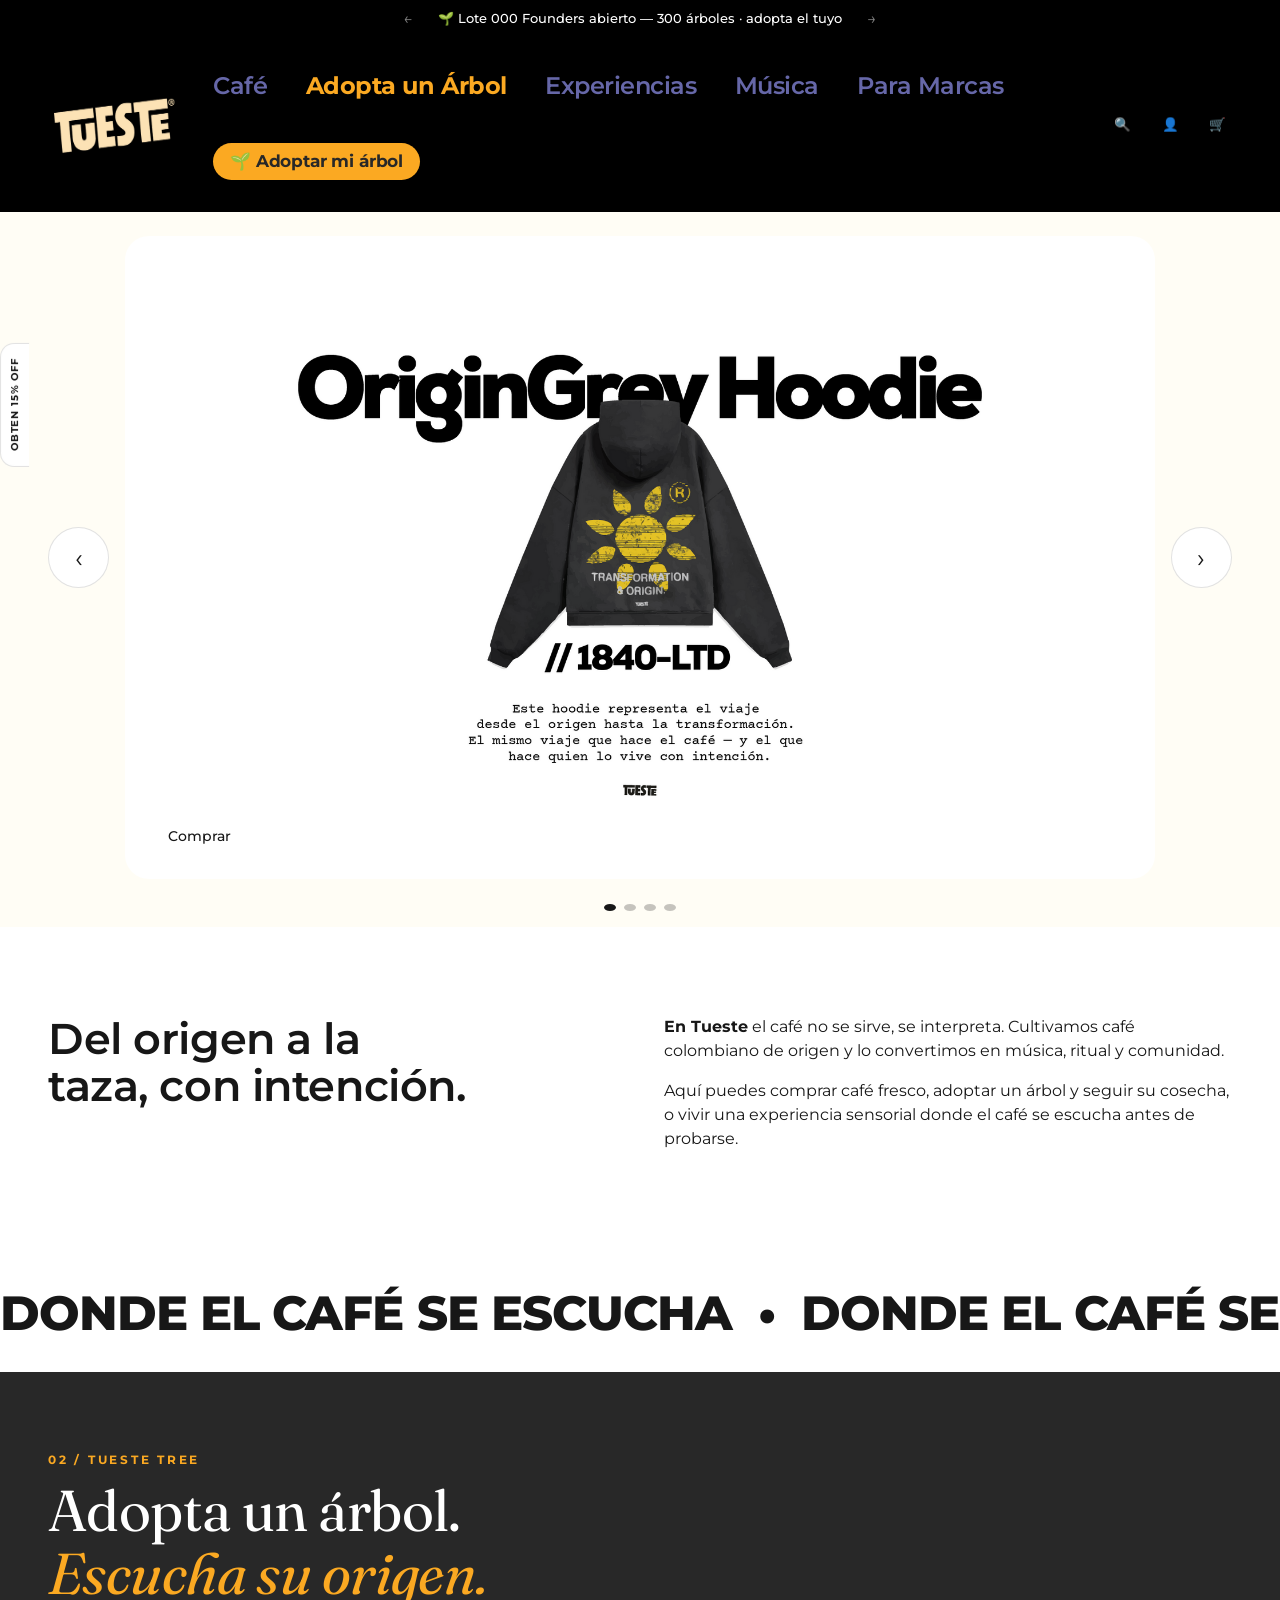
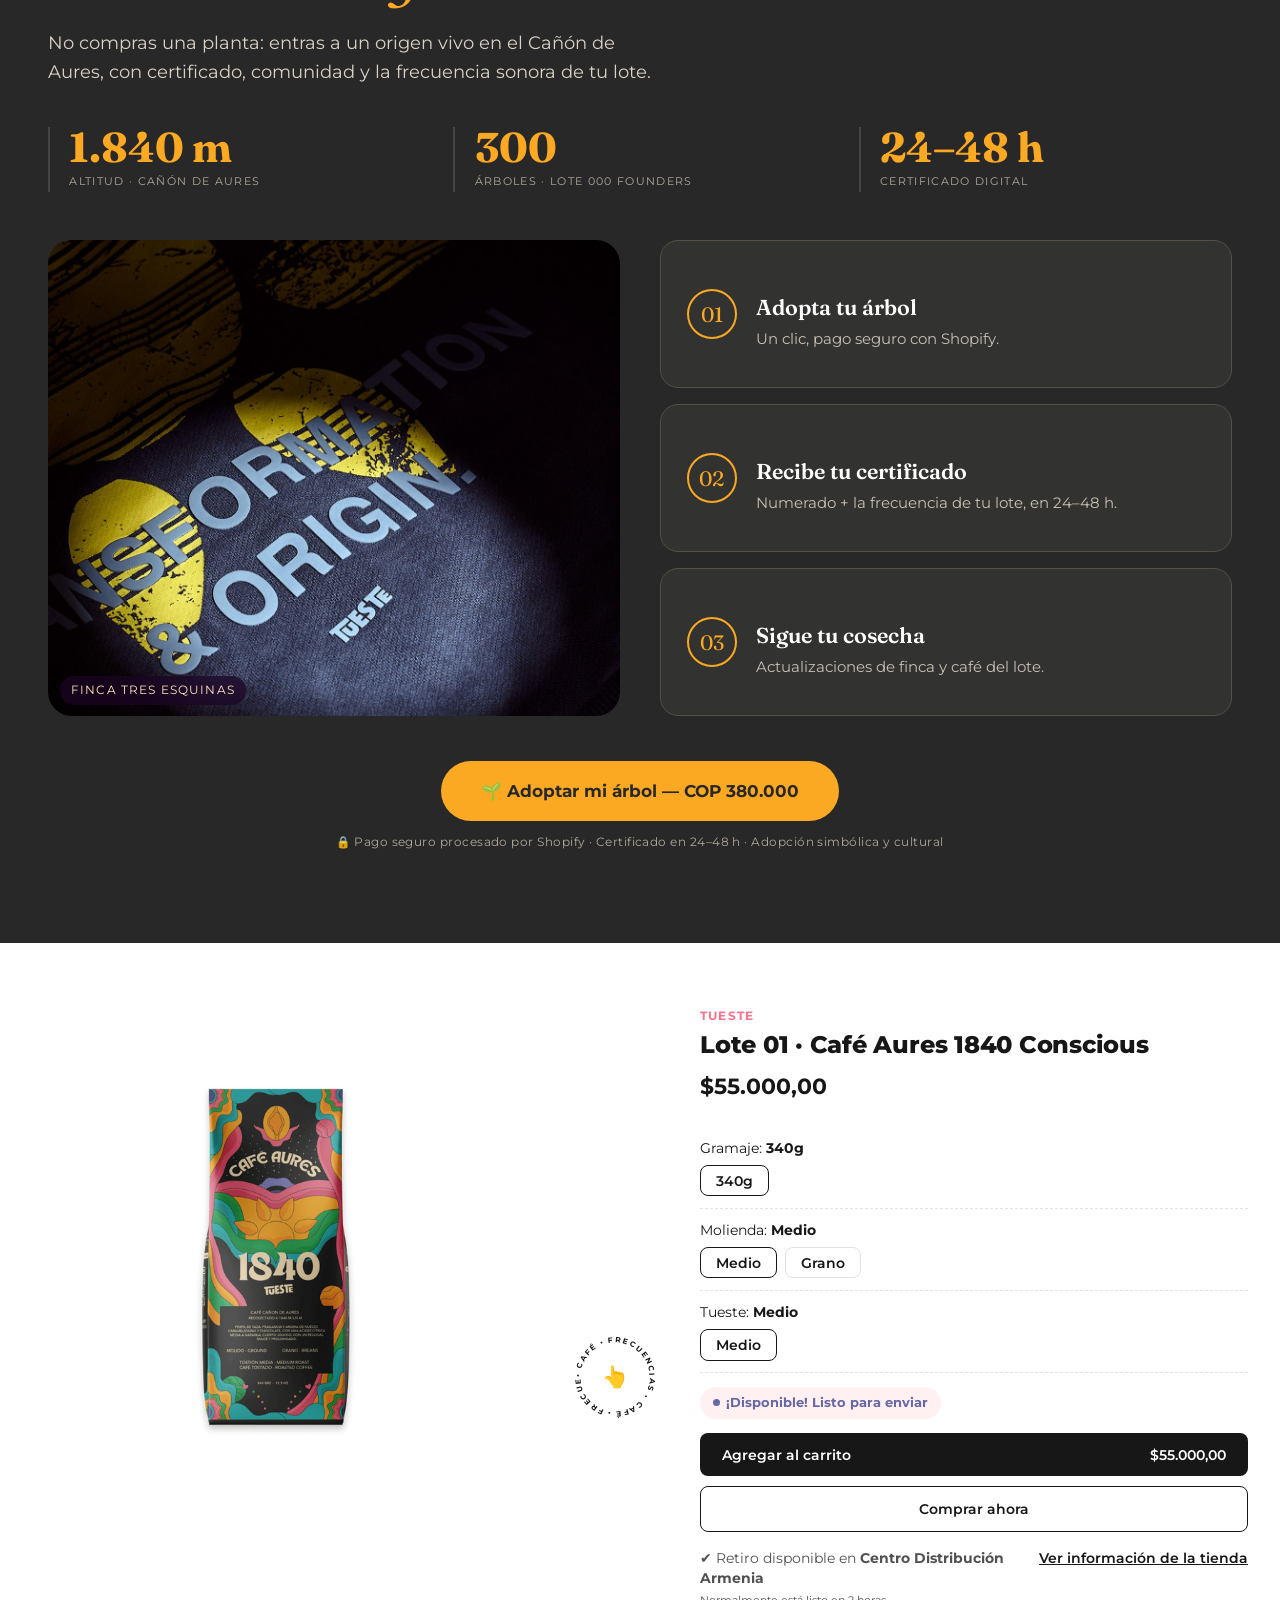
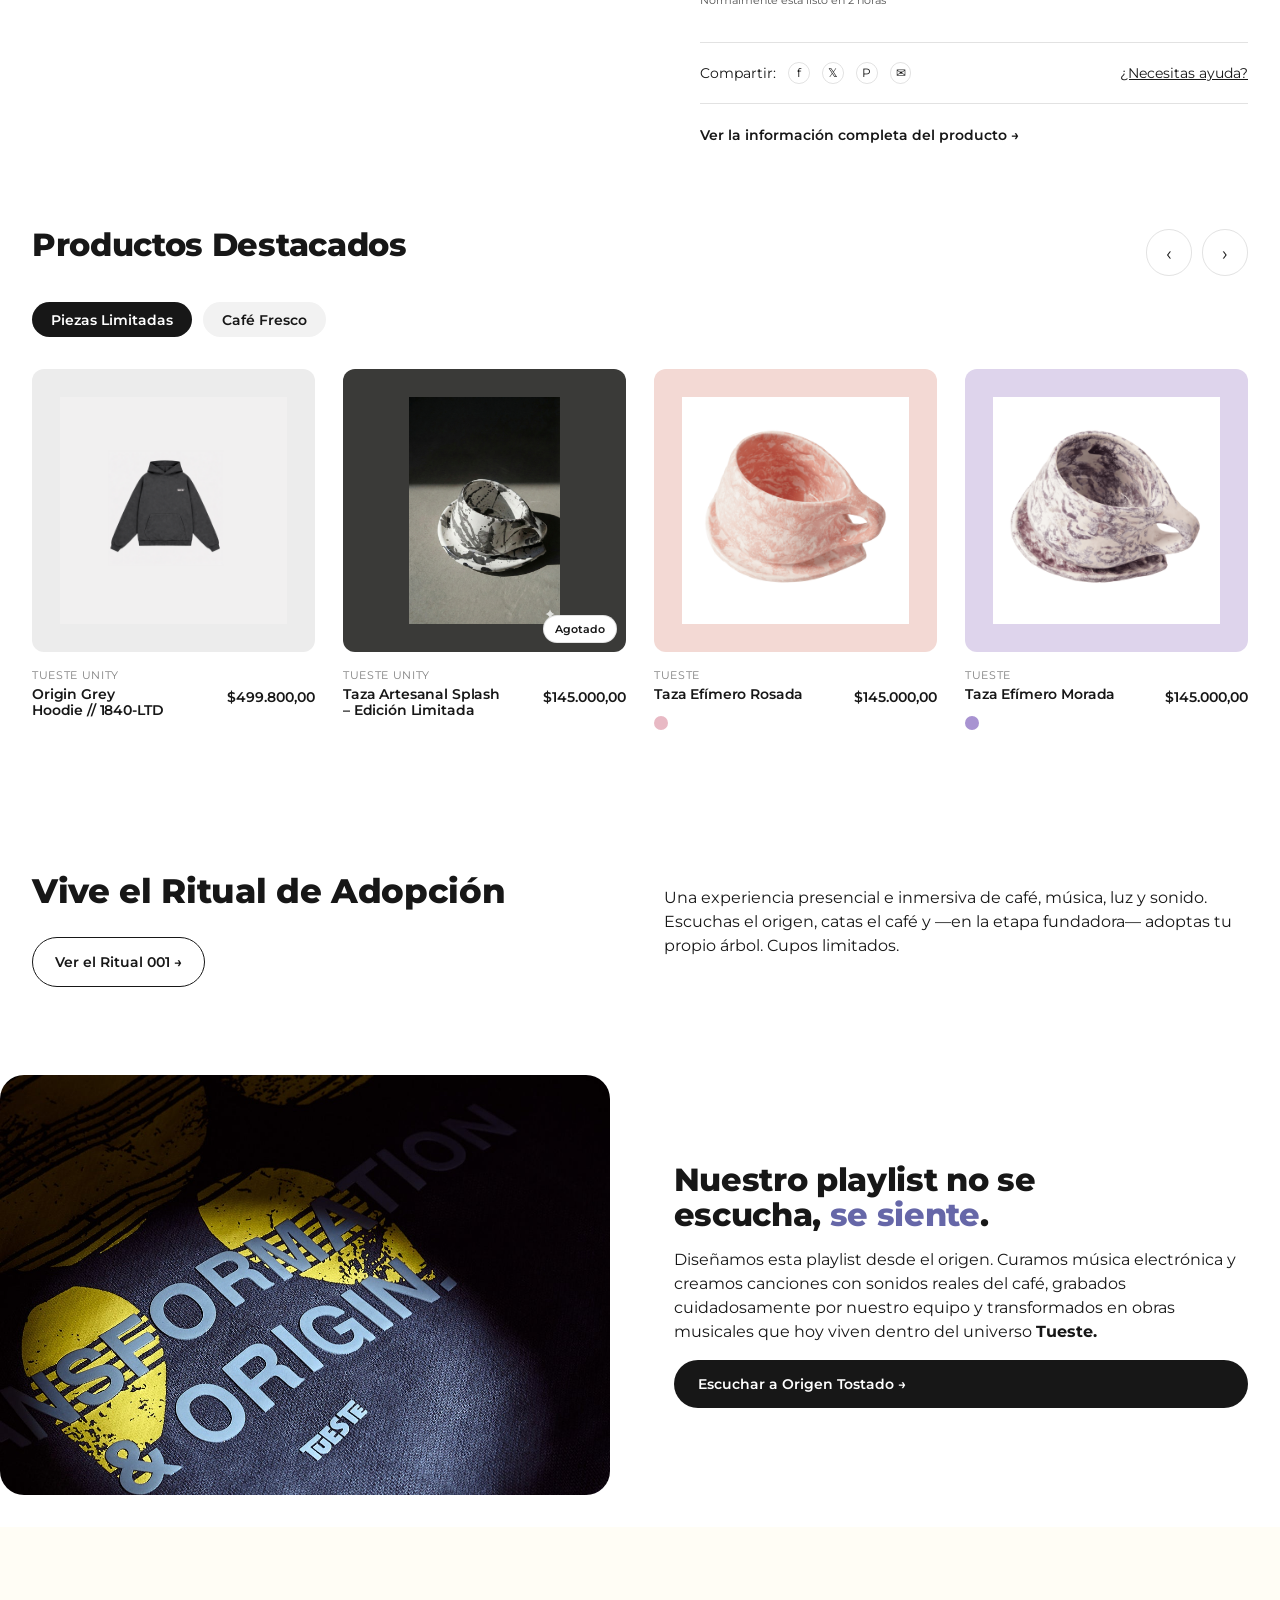
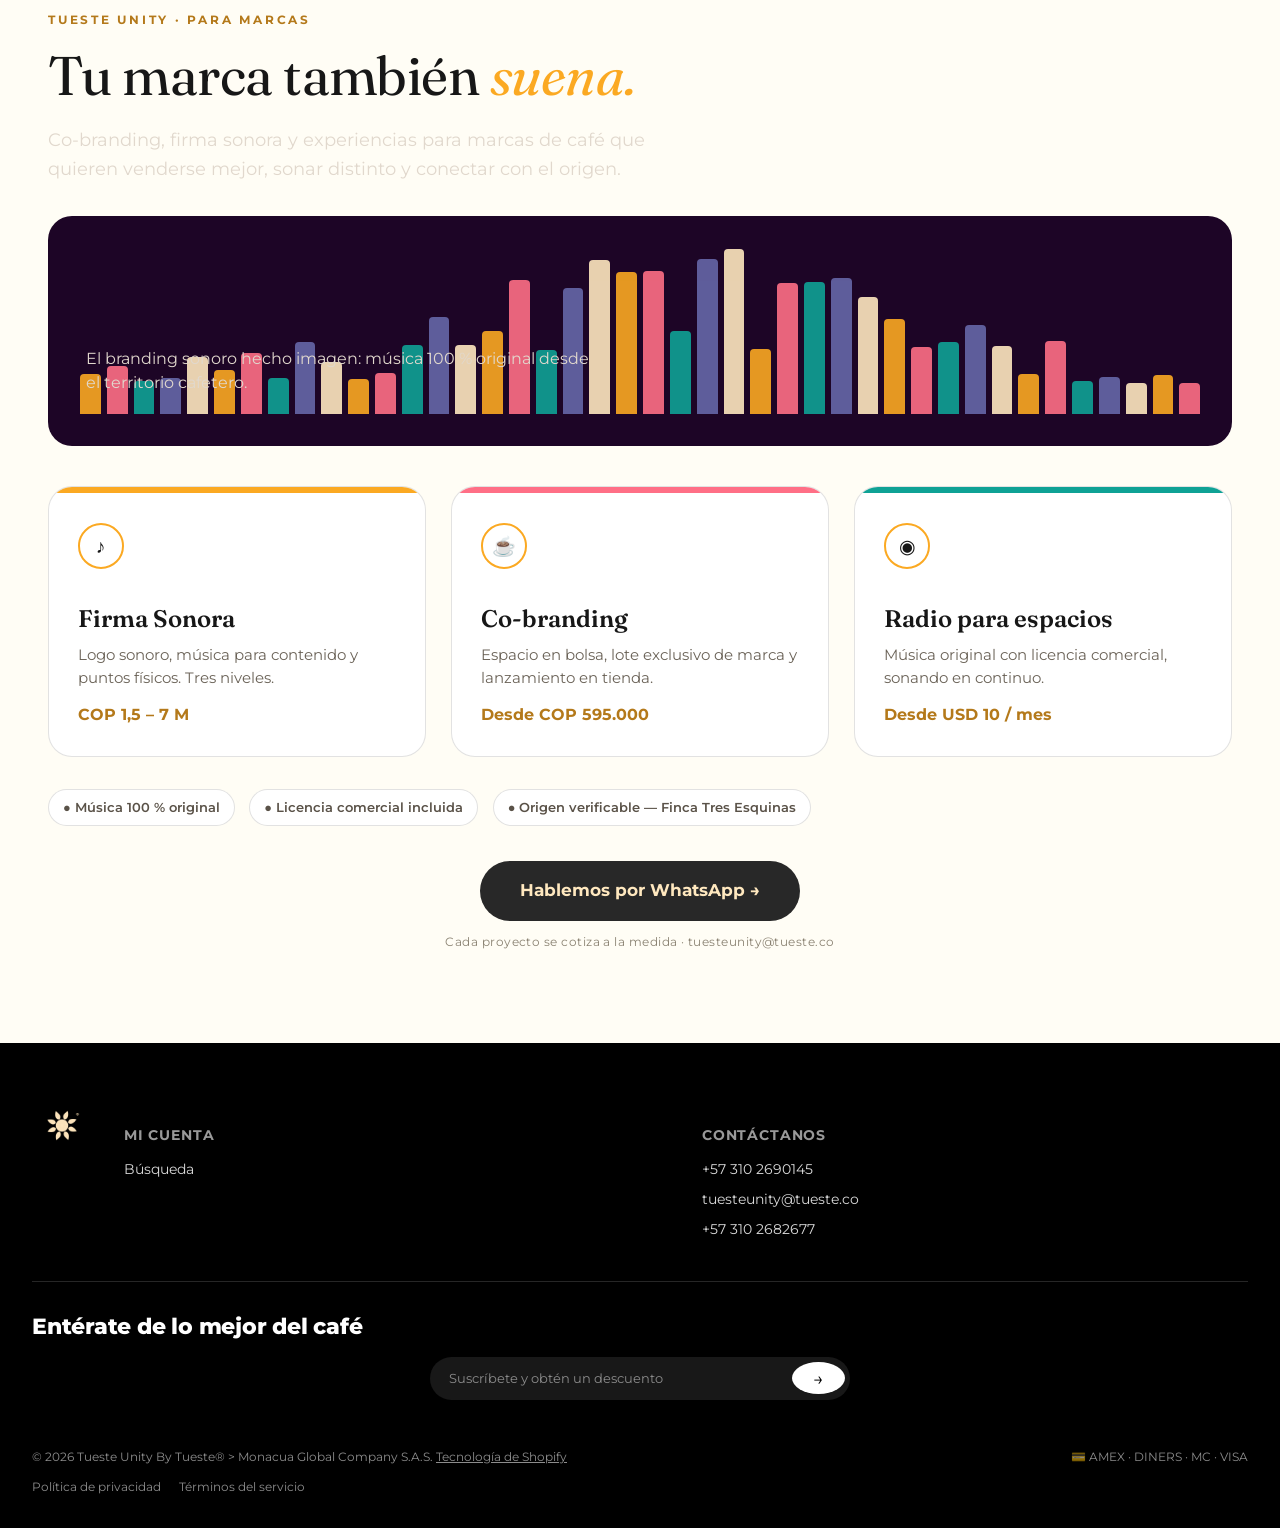
<file: index.html>
<!DOCTYPE html>
<html lang="es">
<head>
<meta charset="UTF-8">
<meta name="viewport" content="width=device-width, initial-scale=1.0">
<title>Tueste — Espejo de la tienda</title>
<link rel="preconnect" href="https://fonts.googleapis.com">
<link rel="preconnect" href="https://fonts.gstatic.com" crossorigin>
<link href="https://fonts.googleapis.com/css2?family=Fraunces:ital,opsz,wght@0,9..144,400..700;1,9..144,400..600&family=Montserrat:wght@400;500;600;700;800&display=swap" rel="stylesheet">
<link rel="stylesheet" href="styles.css">
</head>
<body>

<div class="top-black">
  <!-- Announcement bar -->
  <div class="announcement">
    <button class="announcement__arrow" aria-label="Anterior">&#8592;</button>
    <span>🌱 Lote 000 Founders abierto — 300 árboles · adopta el tuyo</span>
    <button class="announcement__arrow" aria-label="Siguiente">&#8594;</button>
  </div>

  <!-- Header -->
  <header class="site-header">
    <a href="#" class="logo"><img src="assets/logo.png" alt="Tueste" height="40"></a>
    <nav class="main-nav">
      <a href="#">Café</a>
      <a href="#" class="nav-amber">Adopta un Árbol</a>
      <a href="#">Experiencias</a>
      <a href="#">Música</a>
      <a href="#">Para Marcas</a>
      <a href="#" class="nav-cta">🌱 Adoptar mi árbol</a>
    </nav>
    <div class="header-icons">
      <button aria-label="Buscar">&#128269;</button>
      <button aria-label="Cuenta">&#128100;</button>
      <button aria-label="Carrito">&#128722;</button>
    </div>
  </header>
</div>

<!-- Discount badge: fixed vertical tab on the left edge -->
<div class="discount-badge">OBTEN 15% OFF</div>

<!-- Hero slideshow -->
<section class="hero" id="hero">
  <button class="hero__nav hero__nav--prev" aria-label="Anterior">&#8249;</button>
  <div class="hero__frame">
    <div class="hero__slides">
      <div class="hero__slide is-active">
        <img src="assets/banner_hodie.png" alt="Origin Grey Hoodie 1840-LTD">
        <a href="#" class="btn btn--pill hero__cta hero__cta--left">Comprar</a>
      </div>
      <div class="hero__slide hero__slide--photo" style="background-image:url('assets/video_cover.jpg')">
        <div class="hero__overlay-text">
          <h2>MUSIC, ART &amp; COFFEE</h2>
          <p>Café colombiano de origen, hecho música, ritual y comunidad.</p>
        </div>
        <a href="#" class="btn btn--pill hero__cta hero__cta--left">▶ Comprar café</a>
      </div>
      <div class="hero__slide">
        <img src="assets/banner_lanzamiento.png" alt="Tueste Sessions 001 — Coffee in Frequencies">
      </div>
      <div class="hero__slide">
        <img src="assets/banner_2.png" alt="Banner Tueste">
        <a href="#" class="btn btn--pill hero__cta hero__cta--left">Escucha</a>
      </div>
    </div>
  </div>
  <button class="hero__nav hero__nav--next" aria-label="Siguiente">&#8250;</button>
  <div class="hero__dots">
    <button class="is-active" aria-label="Slide 1"></button>
    <button aria-label="Slide 2"></button>
    <button aria-label="Slide 3"></button>
    <button aria-label="Slide 4"></button>
  </div>
</section>

<!-- Intro -->
<section class="intro">
  <div class="intro__col">
    <h1>Del origen a la taza, con intención.</h1>
  </div>
  <div class="intro__col">
    <p><strong>En Tueste</strong> el café no se sirve, se interpreta. Cultivamos café colombiano de origen y lo convertimos en música, ritual y comunidad.</p>
    <p>Aquí puedes comprar café fresco, adoptar un árbol y seguir su cosecha, o vivir una experiencia sensorial donde el café se escucha antes de probarse.</p>
  </div>
</section>

<!-- Marquee -->
<section class="marquee">
  <div class="marquee__track">
    <span>DONDE EL CAFÉ SE ESCUCHA&nbsp;&nbsp;•&nbsp;&nbsp;</span>
    <span>DONDE EL CAFÉ SE ESCUCHA&nbsp;&nbsp;•&nbsp;&nbsp;</span>
    <span>DONDE EL CAFÉ SE ESCUCHA&nbsp;&nbsp;•&nbsp;&nbsp;</span>
    <span>DONDE EL CAFÉ SE ESCUCHA&nbsp;&nbsp;•&nbsp;&nbsp;</span>
  </div>
</section>

<!-- ✦ NUEVO · Adopta un árbol — isla oscura del universo -->
<section class="ot-adopta">
  <div class="ot-adopta__head">
    <span class="ot-kicker">02 / Tueste Tree</span>
    <h2 class="ot-serif">Adopta un árbol.<br><em>Escucha su origen.</em></h2>
    <p class="ot-lead">No compras una planta: entras a un origen vivo en el Cañón de Aures, con certificado, comunidad y la frecuencia sonora de tu lote.</p>
  </div>
  <div class="ot-stats">
    <div><b>1.840 m</b><span>Altitud · Cañón de Aures</span></div>
    <div><b>300</b><span>Árboles · Lote 000 Founders</span></div>
    <div><b>24–48 h</b><span>Certificado digital</span></div>
  </div>
  <div class="ot-adopta__body">
    <div class="ot-adopta__art" style="background-image:url('assets/adopta-arbol.jpg')">
      <span class="ot-artbadge">Finca Tres Esquinas</span>
    </div>
    <div class="ot-steps">
      <div class="ot-step"><span class="ot-step__n">01</span><div><h4>Adopta tu árbol</h4><p>Un clic, pago seguro con Shopify.</p></div></div>
      <div class="ot-step"><span class="ot-step__n">02</span><div><h4>Recibe tu certificado</h4><p>Numerado + la frecuencia de tu lote, en 24–48 h.</p></div></div>
      <div class="ot-step"><span class="ot-step__n">03</span><div><h4>Sigue tu cosecha</h4><p>Actualizaciones de finca y café del lote.</p></div></div>
    </div>
  </div>
  <div class="ot-adopta__cta">
    <a href="#" class="btn ot-btn-amber">🌱 Adoptar mi árbol — COP 380.000</a>
    <p class="ot-trust">🔒 Pago seguro procesado por Shopify · Certificado en 24–48 h · Adopción simbólica y cultural</p>
  </div>
</section>

<!-- Featured product -->
<section class="featured-product">
  <div class="featured-product__gallery">
    <img src="assets/cafe-1840.png" alt="Café Colombiano Tueste 1840 Conscious">
  </div>
  <div class="featured-product__spin" aria-hidden="true">
    <svg viewBox="0 0 120 120">
      <defs><path id="circlePath" d="M 60,60 m -46,0 a 46,46 0 1,1 92,0 a 46,46 0 1,1 -92,0"/></defs>
      <text font-size="10" font-weight="700" letter-spacing="2">
        <textPath href="#circlePath">• CAFÉ • FRECUENCIAS • CAFÉ • FRECUENCIAS</textPath>
      </text>
    </svg>
    <span class="featured-product__spin-icon">👆</span>
  </div>
  <div class="featured-product__info">
    <p class="eyebrow">Tueste</p>
    <h2>Lote 01 · Café Aures 1840 Conscious</h2>
    <p class="price">$55.000,00</p>

    <div class="option-group">
      <span class="option-group__label">Gramaje: <strong>340g</strong></span>
      <div class="swatches"><button class="swatch is-active">340g</button></div>
    </div>
    <div class="option-group">
      <span class="option-group__label">Molienda: <strong>Medio</strong></span>
      <div class="swatches">
        <button class="swatch is-active">Medio</button>
        <button class="swatch">Grano</button>
      </div>
    </div>
    <div class="option-group">
      <span class="option-group__label">Tueste: <strong>Medio</strong></span>
      <div class="swatches"><button class="swatch is-active">Medio</button></div>
    </div>

    <p class="stock-pill"><span class="stock-dot"></span> ¡Disponible! Listo para enviar</p>

    <button class="btn btn--primary btn--full btn--split"><span>Agregar al carrito</span><span>$55.000,00</span></button>
    <button class="btn btn--outline btn--full">Comprar ahora</button>

    <div class="pickup-row">
      <p class="pickup">✔ Retiro disponible en <strong>Centro Distribución Armenia</strong><br><small>Normalmente está listo en 2 horas</small></p>
      <a href="#" class="pickup-link">Ver información de la tienda</a>
    </div>

    <div class="divider"></div>
    <div class="share-row">
      <span>Compartir:</span>
      <a href="#" aria-label="Facebook">f</a>
      <a href="#" aria-label="X">𝕏</a>
      <a href="#" aria-label="Pinterest">P</a>
      <a href="#" aria-label="Email">✉</a>
      <span class="help">¿Necesitas ayuda?</span>
    </div>
    <div class="divider"></div>
    <a href="#" class="full-info-link">Ver la información completa del producto →</a>
  </div>
</section>

<!-- Featured collection -->
<section class="collection">
  <div class="collection__head">
    <h2>Productos Destacados</h2>
    <div class="collection__carousel-nav">
      <button aria-label="Anterior">&#8249;</button>
      <button aria-label="Siguiente">&#8250;</button>
    </div>
  </div>
  <div class="tabs">
    <button class="tab is-active">Piezas Limitadas</button>
    <button class="tab">Café Fresco</button>
  </div>
  <div class="product-grid">
    <div class="product-card">
      <div class="product-card__image" style="background:#ececec">
        <img src="assets/hoodie.png" alt="Origin Grey Hoodie // 1840-LTD">
      </div>
      <p class="product-card__vendor">Tueste Unity</p>
      <div class="product-card__row"><h3>Origin Grey Hoodie // 1840-LTD</h3><span class="product-card__price">$499.800,00</span></div>
    </div>
    <div class="product-card">
      <div class="product-card__image" style="background:#3a3a38">
        <img src="assets/taza-splash.png" alt="Taza Artesanal Splash – Edición Limitada">
        <span class="badge badge--sold-out">Agotado</span>
      </div>
      <p class="product-card__vendor">Tueste Unity</p>
      <div class="product-card__row"><h3>Taza Artesanal Splash – Edición Limitada</h3><span class="product-card__price">$145.000,00</span></div>
    </div>
    <div class="product-card">
      <div class="product-card__image" style="background:#f3d9d4">
        <img src="assets/taza-rosada.png" alt="Taza Efímero Rosada">
      </div>
      <p class="product-card__vendor">Tueste</p>
      <div class="product-card__row"><h3>Taza Efímero Rosada</h3><span class="product-card__price">$145.000,00</span></div>
      <span class="color-dot" style="background:#e8b9c4"></span>
    </div>
    <div class="product-card">
      <div class="product-card__image" style="background:#ded4ec">
        <img src="assets/taza-morada.png" alt="Taza Efímero Morada">
      </div>
      <p class="product-card__vendor">Tueste</p>
      <div class="product-card__row"><h3>Taza Efímero Morada</h3><span class="product-card__price">$145.000,00</span></div>
      <span class="color-dot" style="background:#a893d1"></span>
    </div>
  </div>
</section>


<!-- Ritual (texto, sin imagen) -->
<section class="text-split">
  <div class="text-split__col">
    <h2>Vive el Ritual de Adopción</h2>
    <a href="#" class="btn btn--outline-pill">Ver el Ritual 001 →</a>
  </div>
  <div class="text-split__col">
    <p>Una experiencia presencial e inmersiva de café, música, luz y sonido. Escuchas el origen, catas el café y —en la etapa fundadora— adoptas tu propio árbol. Cupos limitados.</p>
  </div>
</section>

<!-- Playlist -->
<section class="split-feature">
  <div class="split-feature__image" style="background-image:url('assets/adopta-arbol.jpg');"></div>
  <div class="split-feature__content">
    <h2>Nuestro playlist no se escucha, <em>se siente</em>.</h2>
    <p>Diseñamos esta playlist desde el origen. Curamos música electrónica y creamos canciones con sonidos reales del café, grabados cuidadosamente por nuestro equipo y transformados en obras musicales que hoy viven dentro del universo <strong>Tueste.</strong></p>
    <a href="#" class="btn btn--primary-pill">Escuchar a Origen Tostado →</a>
  </div>
</section>

<!-- ✦ NUEVO · Para Marcas editorial -->
<section class="ot-marcas">
  <div class="ot-marcas__head">
    <span class="ot-kicker ot-kicker--dark">Tueste Unity · Para Marcas</span>
    <h2 class="ot-serif ot-serif--dark">Tu marca también <em>suena.</em></h2>
    <p class="ot-lead ot-lead--dark">Co-branding, firma sonora y experiencias para marcas de café que quieren venderse mejor, sonar distinto y conectar con el origen.</p>
  </div>
  <div class="ot-eq">
    <div class="ot-eq__bars" aria-hidden="true"></div>
    <p>El branding sonoro hecho imagen: música 100 % original desde el territorio cafetero.</p>
  </div>
  <div class="ot-cards">
    <div class="ot-card"><span class="ot-card__bar" style="background:#FBA922"></span><div class="ot-card__ic">♪</div><h4>Firma Sonora</h4><p>Logo sonoro, música para contenido y puntos físicos. Tres niveles.</p><span class="ot-card__price">COP 1,5 – 7 M</span></div>
    <div class="ot-card"><span class="ot-card__bar" style="background:#FF6F86"></span><div class="ot-card__ic">☕</div><h4>Co-branding</h4><p>Espacio en bolsa, lote exclusivo de marca y lanzamiento en tienda.</p><span class="ot-card__price">Desde COP 595.000</span></div>
    <div class="ot-card"><span class="ot-card__bar" style="background:#0FA295"></span><div class="ot-card__ic">◉</div><h4>Radio para espacios</h4><p>Música original con licencia comercial, sonando en continuo.</p><span class="ot-card__price">Desde USD 10 / mes</span></div>
  </div>
  <div class="ot-sellos">
    <span>● Música 100 % original</span>
    <span>● Licencia comercial incluida</span>
    <span>● Origen verificable — Finca Tres Esquinas</span>
  </div>
  <div class="ot-marcas__cta">
    <a href="#" class="btn ot-btn-dark">Hablemos por WhatsApp →</a>
    <p class="ot-trust ot-trust--dark">Cada proyecto se cotiza a la medida · tuesteunity@tueste.co</p>
  </div>
</section>

<!-- Footer -->
<footer class="site-footer">
  <div class="site-footer__top">
    <img src="assets/soles-logo.png" alt="" class="site-footer__icon">
    <div class="site-footer__col">
      <h4>Mi cuenta</h4>
      <a href="#">Búsqueda</a>
    </div>
    <div class="site-footer__col">
      <h4>Contáctanos</h4>
      <a href="#">+57 310 2690145</a>
      <a href="#">tuesteunity@tueste.co</a>
      <a href="#">+57 310 2682677</a>
    </div>
  </div>
  <div class="divider divider--dark"></div>
  <h3 class="site-footer__newsletter-title">Entérate de lo mejor del café</h3>
  <form class="newsletter" onsubmit="return false;">
    <input type="email" placeholder="Suscríbete y obtén un descuento">
    <button class="newsletter__submit" type="submit" aria-label="Suscribir">→</button>
  </form>
  <div class="site-footer__bottom">
    <span>© 2026 Tueste Unity By Tueste® &gt; Monacua Global Company S.A.S. <a href="#">Tecnología de Shopify</a></span>
    <span class="payment-icons">💳 AMEX · DINERS · MC · VISA</span>
  </div>
  <div class="site-footer__legal">
    <a href="#">Política de privacidad</a>
    <a href="#">Términos del servicio</a>
  </div>
</footer>

<script src="script.js"></script>
</body>
</html>
</file>
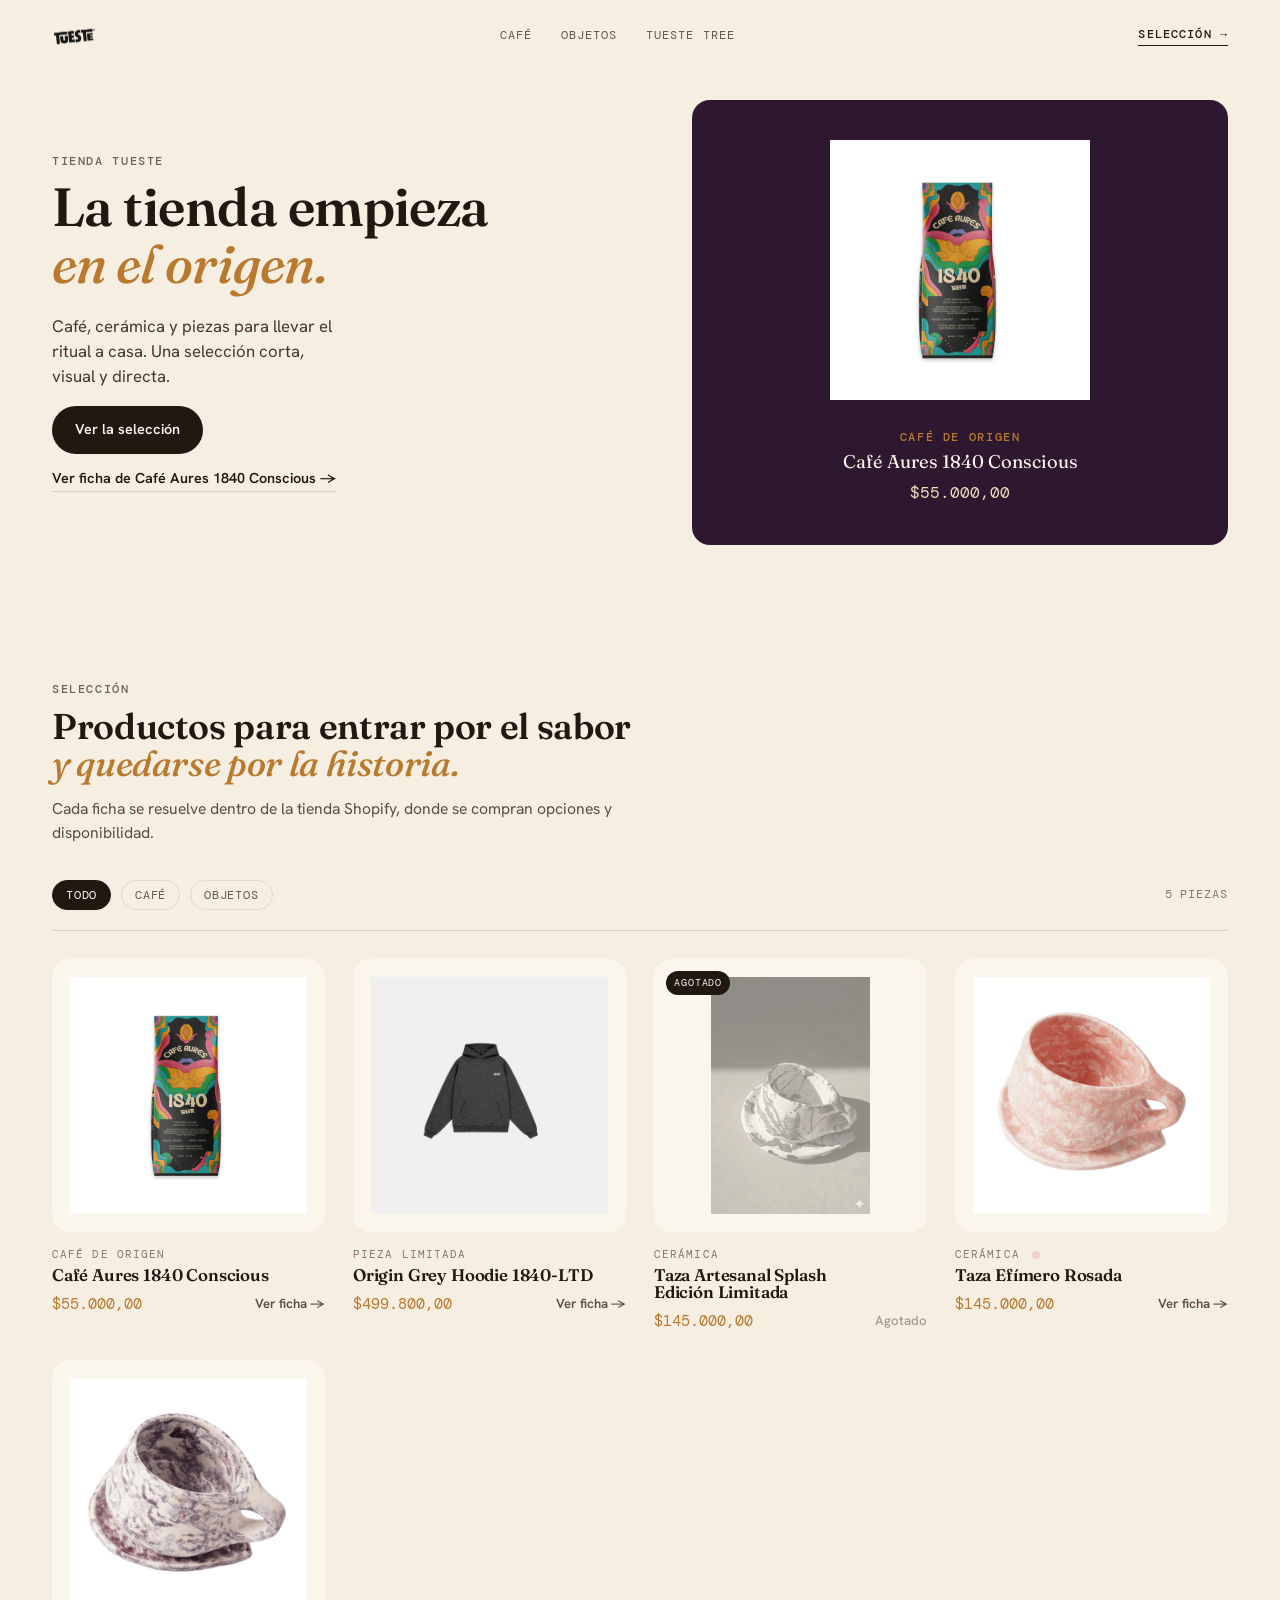
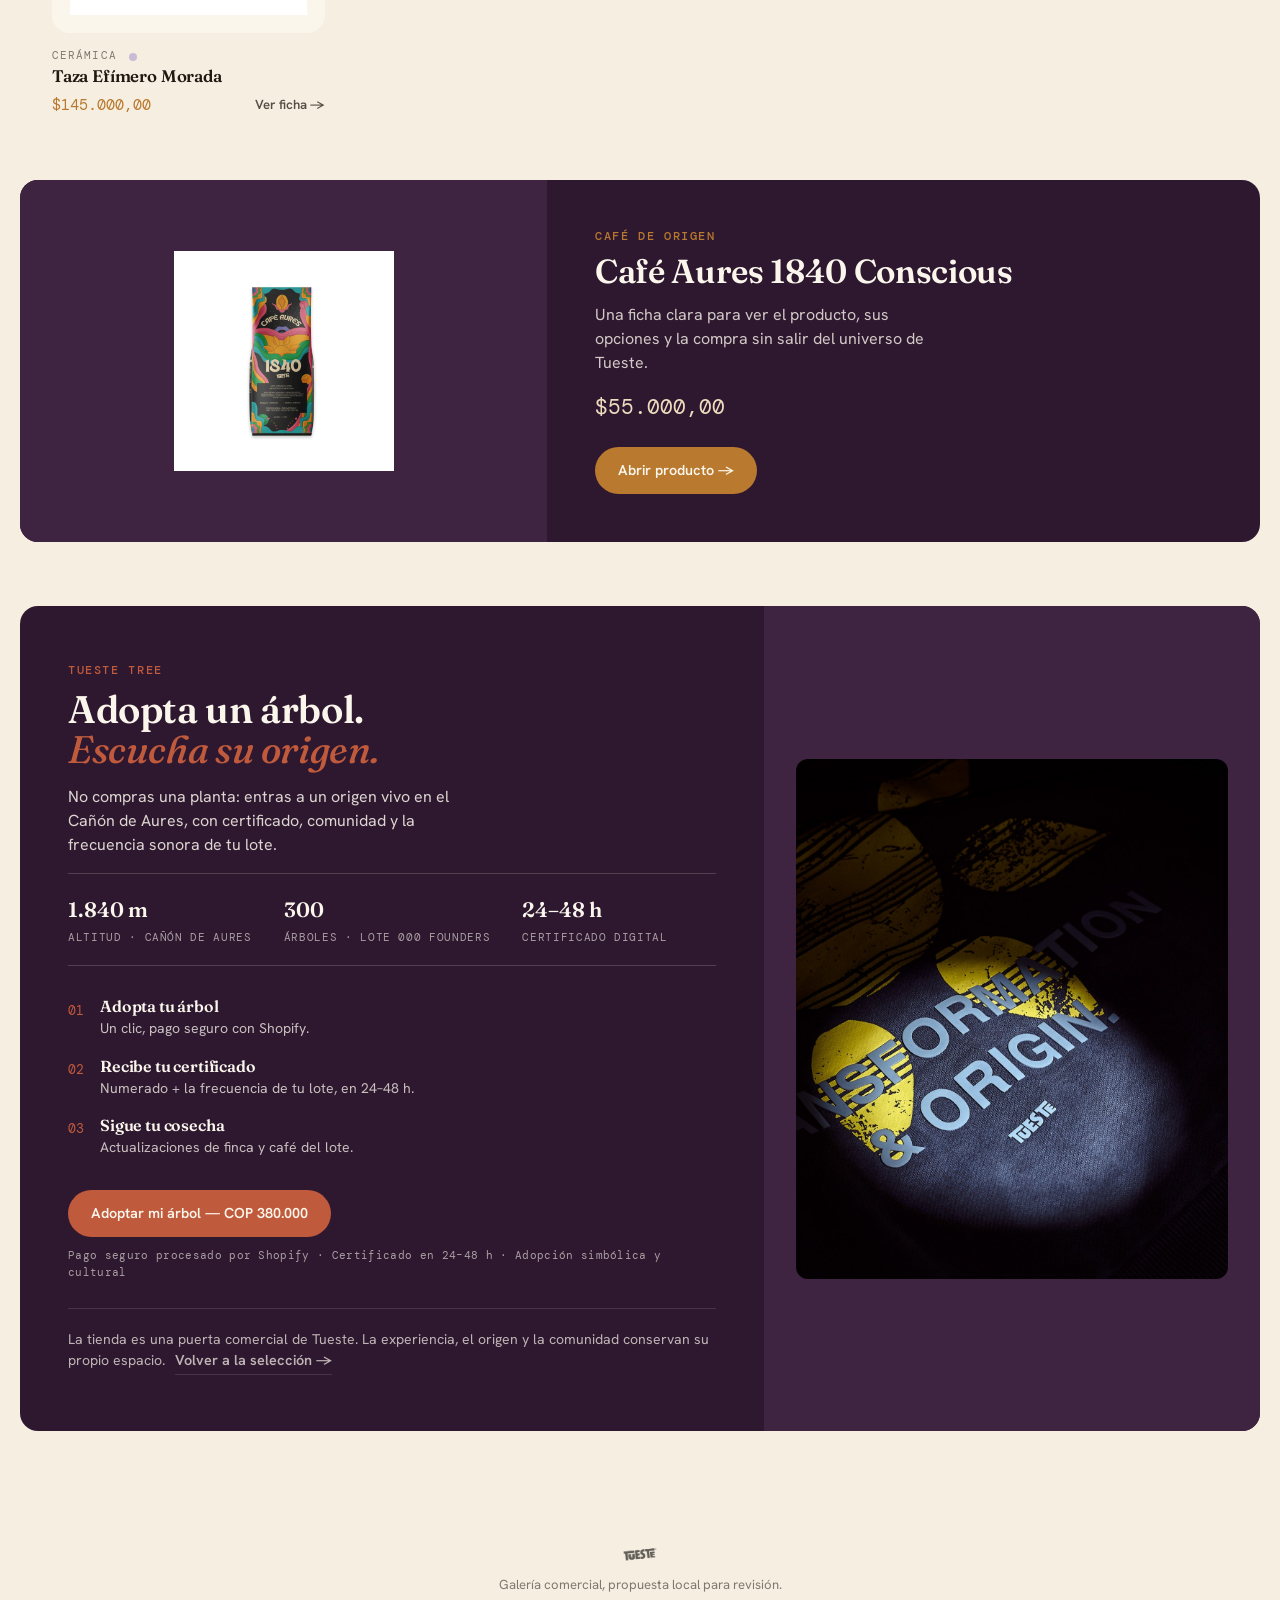
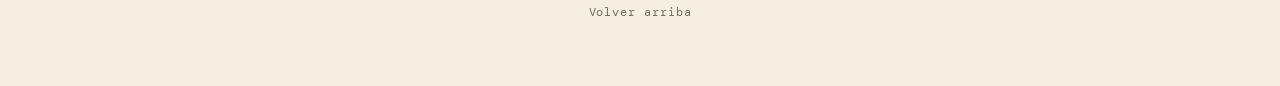
<file: galeria-comercial/index.html>
<!DOCTYPE html>
<html lang="es">
<head>
<meta charset="UTF-8">
<meta name="viewport" content="width=device-width, initial-scale=1.0">
<title>Tueste | Galería comercial</title>
<link rel="preconnect" href="https://fonts.googleapis.com">
<link rel="preconnect" href="https://fonts.gstatic.com" crossorigin>
<link href="https://fonts.googleapis.com/css2?family=Fraunces:ital,opsz,wght@0,9..144,400..700;1,9..144,400..600&family=Hanken+Grotesk:wght@400;500;600;700&family=DM+Mono:wght@400;500&display=swap" rel="stylesheet">
<link rel="stylesheet" href="styles.css">
</head>
<body>

<header class="gc-nav">
  <a href="#inicio" class="gc-nav__logo"><img src="../assets/logo.png" alt="Tueste, inicio" height="28"></a>
  <nav class="gc-nav__links">
    <a href="#coleccion" data-filter-link="cafe">CAFÉ</a>
    <a href="#coleccion" data-filter-link="objetos">OBJETOS</a>
    <a href="#historia">TUESTE TREE</a>
  </nav>
  <a href="#coleccion" class="gc-nav__cta">SELECCIÓN &#8594;</a>
</header>

<section class="opening" id="inicio">
  <div class="opening__text">
    <p class="gc-kicker">TIENDA TUESTE</p>
    <h1 id="opening-title">La tienda empieza<br><em>en el origen.</em></h1>
    <p class="opening__lead">Café, cerámica y piezas para llevar el ritual a casa. Una selección corta, visual y directa.</p>
    <div class="action">
      <a href="#coleccion" class="gc-btn gc-btn--dark">Ver la selección</a>
      <a href="#" class="gc-link-quiet">Ver ficha de Café Aures 1840 Conscious &#8594;</a>
    </div>
  </div>
  <div class="opening__product">
    <div class="opening__product-image">
      <img src="../assets/cafe-1840.png" alt="Empaque Café Aures 1840 Conscious de Tueste">
    </div>
    <div class="opening__product-tag">
      <span class="gc-kicker gc-kicker--amber">CAFÉ DE ORIGEN</span>
      <p class="opening__product-name">Café Aures 1840 Conscious</p>
      <p class="opening__product-price">$55.000,00</p>
    </div>
  </div>
</section>

<section class="collection" id="coleccion">
  <div class="collection__head">
    <p class="gc-kicker">SELECCIÓN</p>
    <h2 id="collection-title">Productos para entrar por el sabor<br><em>y quedarse por la historia.</em></h2>
    <p class="collection__lead">Cada ficha se resuelve dentro de la tienda Shopify, donde se compran opciones y disponibilidad.</p>
  </div>

  <div class="filters" role="group" aria-label="Filtrar productos">
    <button type="button" class="filter is-active" data-filter="todo" aria-pressed="true">TODO</button>
    <button type="button" class="filter" data-filter="cafe" aria-pressed="false">CAFÉ</button>
    <button type="button" class="filter" data-filter="objetos" aria-pressed="false">OBJETOS</button>
    <span class="filters__count"><span data-count>5</span>&nbsp;PIEZAS</span>
  </div>

  <div class="grid">
    <article class="card" data-category="cafe">
      <a href="#" class="card__image-link" aria-label="Empaque Café Aures 1840 Conscious de Tueste">
        <img src="../assets/cafe-1840.png" alt="Empaque Café Aures 1840 Conscious de Tueste">
      </a>
      <p class="card__eyebrow">CAFÉ DE ORIGEN</p>
      <h3 class="card__name">Café Aures 1840 Conscious</h3>
      <div class="card__row">
        <span class="card__price">$55.000,00</span>
        <a href="#" class="card__link">Ver ficha &#8594;</a>
      </div>
    </article>

    <article class="card" data-category="objetos">
      <a href="#" class="card__image-link" aria-label="Origin Grey Hoodie 1840-LTD de Tueste">
        <img src="../assets/hoodie.png" alt="Origin Grey Hoodie 1840-LTD de Tueste">
      </a>
      <p class="card__eyebrow">PIEZA LIMITADA</p>
      <h3 class="card__name">Origin Grey Hoodie 1840-LTD</h3>
      <div class="card__row">
        <span class="card__price">$499.800,00</span>
        <a href="#" class="card__link">Ver ficha &#8594;</a>
      </div>
    </article>

    <article class="card is-sold-out" data-category="objetos">
      <a href="#" class="card__image-link" aria-label="Taza Artesanal Splash Edición Limitada">
        <img src="../assets/taza-splash.png" alt="Taza Artesanal Splash Edición Limitada">
        <span class="card__badge">Agotado</span>
      </a>
      <p class="card__eyebrow">CERÁMICA</p>
      <h3 class="card__name">Taza Artesanal Splash Edición Limitada</h3>
      <div class="card__row">
        <span class="card__price">$145.000,00</span>
        <span class="card__link card__link--disabled">Agotado</span>
      </div>
    </article>

    <article class="card" data-category="objetos">
      <a href="#" class="card__image-link" aria-label="Taza Efímero Rosada">
        <img src="../assets/taza-rosada.png" alt="Taza Efímero Rosada">
      </a>
      <p class="card__eyebrow">CERÁMICA <span class="card__dot" style="background:#e8b9c4"></span></p>
      <h3 class="card__name">Taza Efímero Rosada</h3>
      <div class="card__row">
        <span class="card__price">$145.000,00</span>
        <a href="#" class="card__link">Ver ficha &#8594;</a>
      </div>
    </article>

    <article class="card" data-category="objetos">
      <a href="#" class="card__image-link" aria-label="Taza Efímero Morada">
        <img src="../assets/taza-morada.png" alt="Taza Efímero Morada">
      </a>
      <p class="card__eyebrow">CERÁMICA <span class="card__dot" style="background:#a893d1"></span></p>
      <h3 class="card__name">Taza Efímero Morada</h3>
      <div class="card__row">
        <span class="card__price">$145.000,00</span>
        <a href="#" class="card__link">Ver ficha &#8594;</a>
      </div>
    </article>
  </div>
</section>

<section class="feature">
  <div class="feature__image">
    <img src="../assets/cafe-1840.png" alt="Café Aures 1840 Conscious">
  </div>
  <div class="feature__info">
    <p class="gc-kicker gc-kicker--amber">CAFÉ DE ORIGEN</p>
    <h2 id="feature-title">Café Aures 1840 Conscious</h2>
    <p class="feature__lead">Una ficha clara para ver el producto, sus opciones y la compra sin salir del universo de Tueste.</p>
    <p class="feature__price">$55.000,00</p>
    <a href="#" class="gc-btn gc-btn--amber">Abrir producto &#8594;</a>
  </div>
</section>

<section class="tree" id="historia">
  <div class="tree__panel">
    <p class="gc-kicker gc-kicker--coral">TUESTE TREE</p>
    <h2 id="tree-title">Adopta un árbol.<br><em>Escucha su origen.</em></h2>
    <p class="tree__lead">No compras una planta: entras a un origen vivo en el Cañón de Aures, con certificado, comunidad y la frecuencia sonora de tu lote.</p>

    <div class="tree__stats">
      <div><b>1.840 m</b><span>Altitud · Cañón de Aures</span></div>
      <div><b>300</b><span>Árboles · Lote 000 Founders</span></div>
      <div><b>24–48 h</b><span>Certificado digital</span></div>
    </div>

    <ol class="tree__steps">
      <li><span class="tree__step-n">01</span><div><h3>Adopta tu árbol</h3><p>Un clic, pago seguro con Shopify.</p></div></li>
      <li><span class="tree__step-n">02</span><div><h3>Recibe tu certificado</h3><p>Numerado + la frecuencia de tu lote, en 24–48 h.</p></div></li>
      <li><span class="tree__step-n">03</span><div><h3>Sigue tu cosecha</h3><p>Actualizaciones de finca y café del lote.</p></div></li>
    </ol>

    <div class="tree__cta">
      <a href="#" class="gc-btn gc-btn--coral">Adoptar mi árbol — COP 380.000</a>
      <p class="tree__trust">Pago seguro procesado por Shopify · Certificado en 24–48 h · Adopción simbólica y cultural</p>
    </div>

    <p class="tree__footnote">La tienda es una puerta comercial de Tueste. La experiencia, el origen y la comunidad conservan su propio espacio. <a href="#coleccion" class="gc-link-quiet">Volver a la selección &#8594;</a></p>
  </div>

  <div class="tree__visual">
    <img src="../assets/adopta-arbol.jpg" alt="Estampado Tueste — Transformation &amp; Origin">
  </div>
</section>

<footer class="gc-footer">
  <img src="../assets/logo.png" alt="Tueste">
  <p>Galería comercial, propuesta local para revisión.</p>
  <a href="#inicio">Volver arriba</a>
</footer>

<script src="script.js"></script>
</body>
</html>
</file>
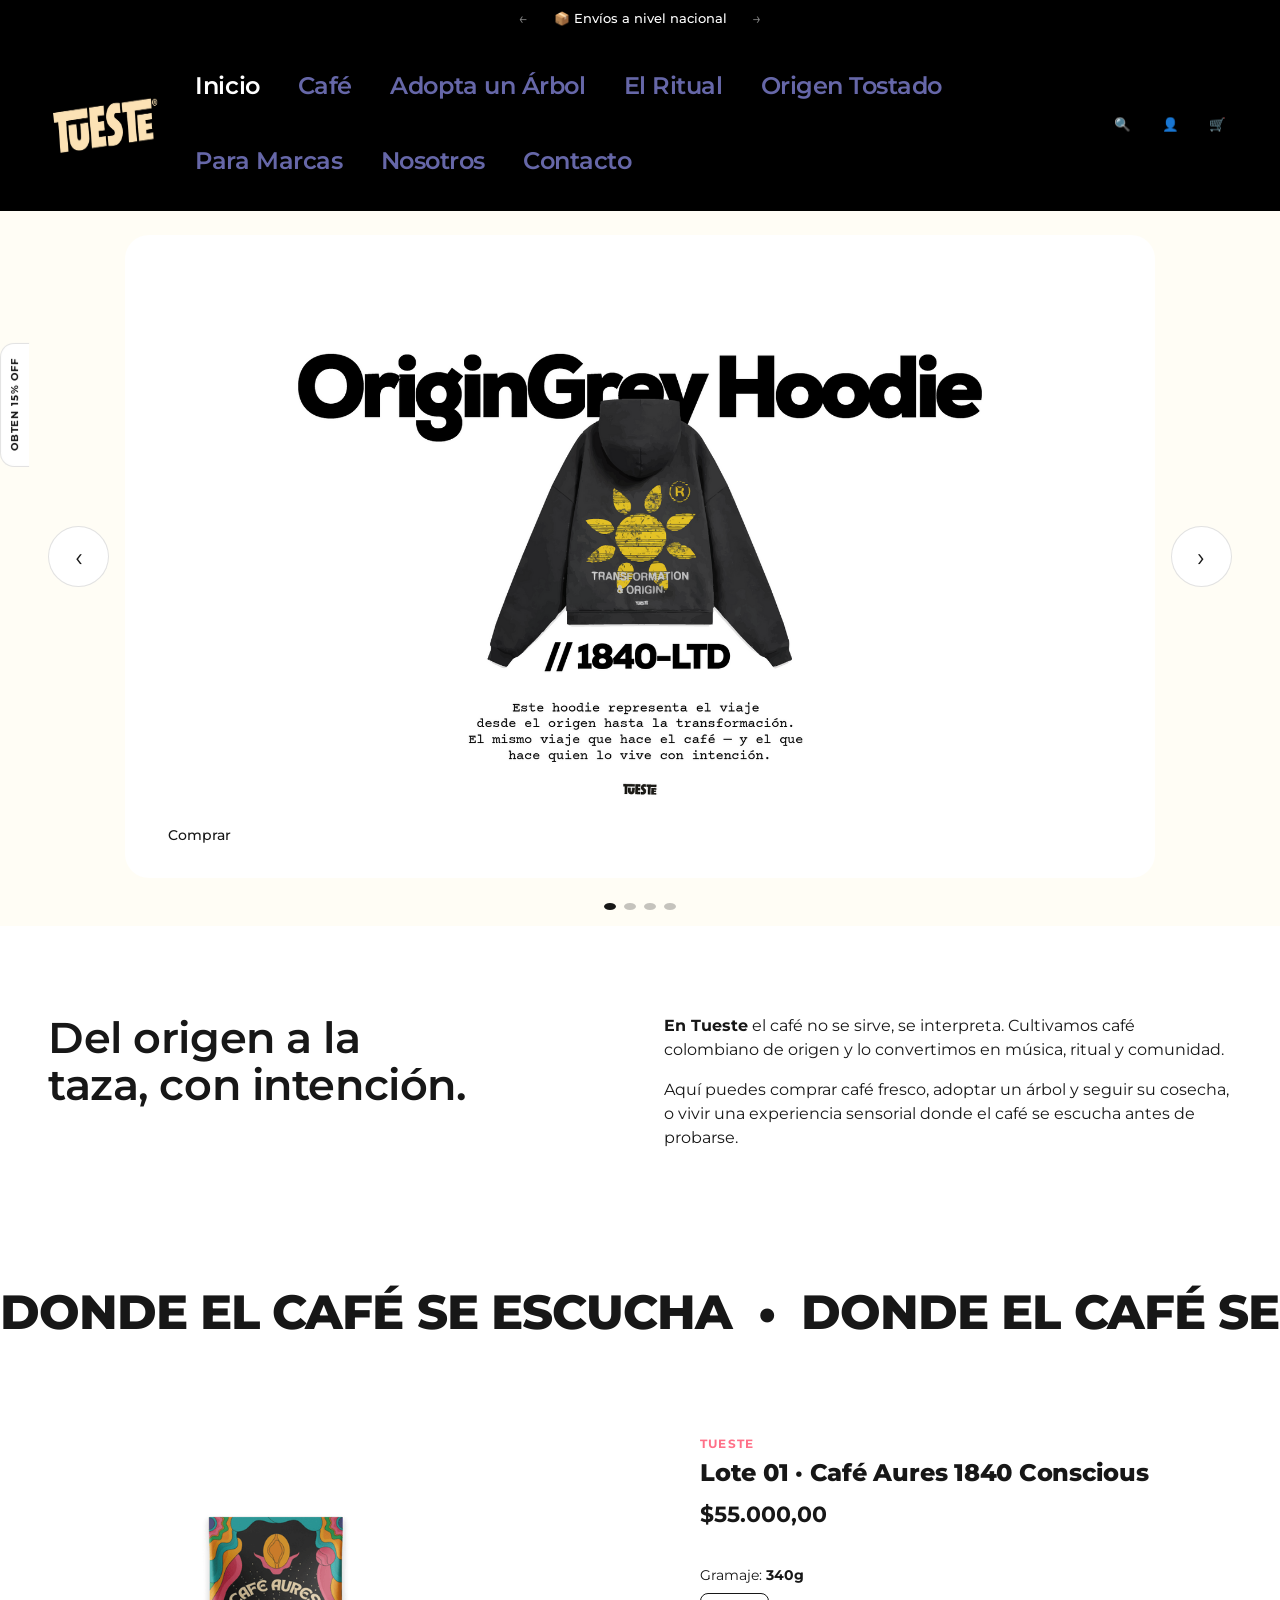
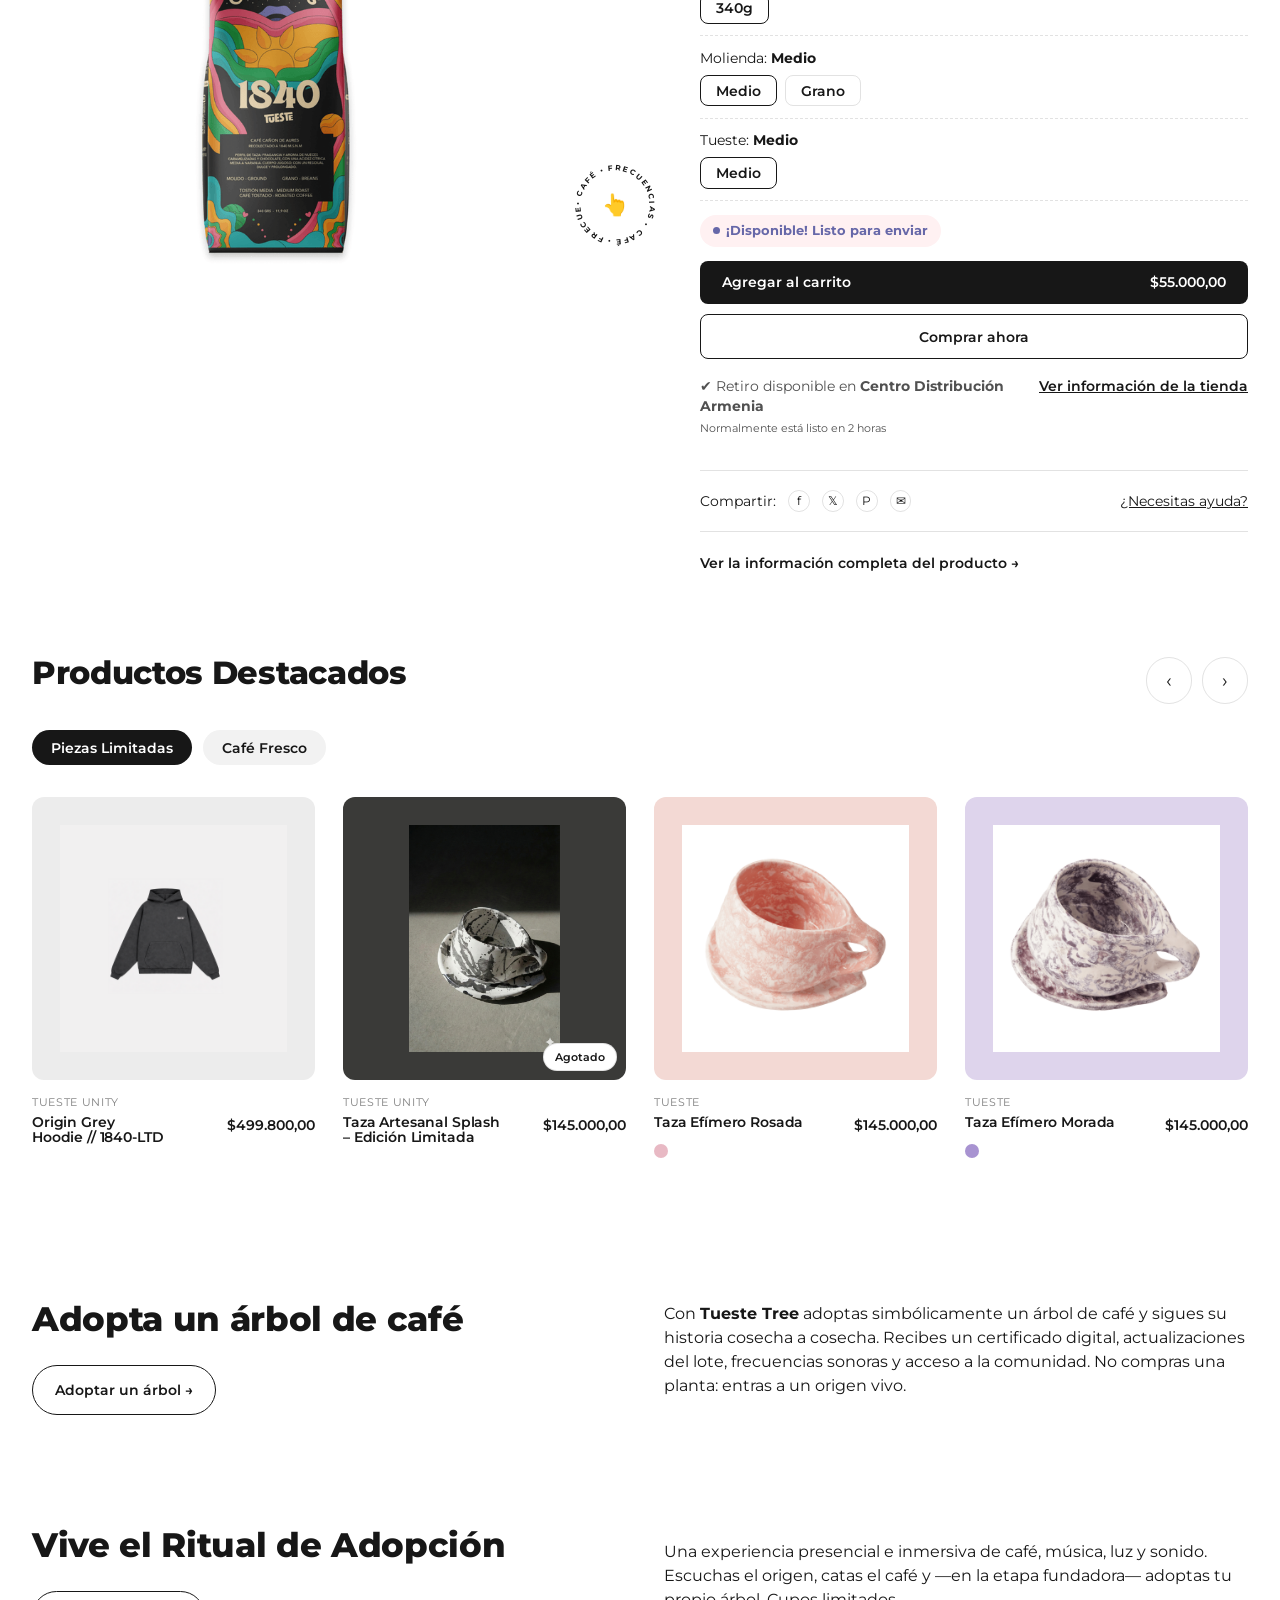
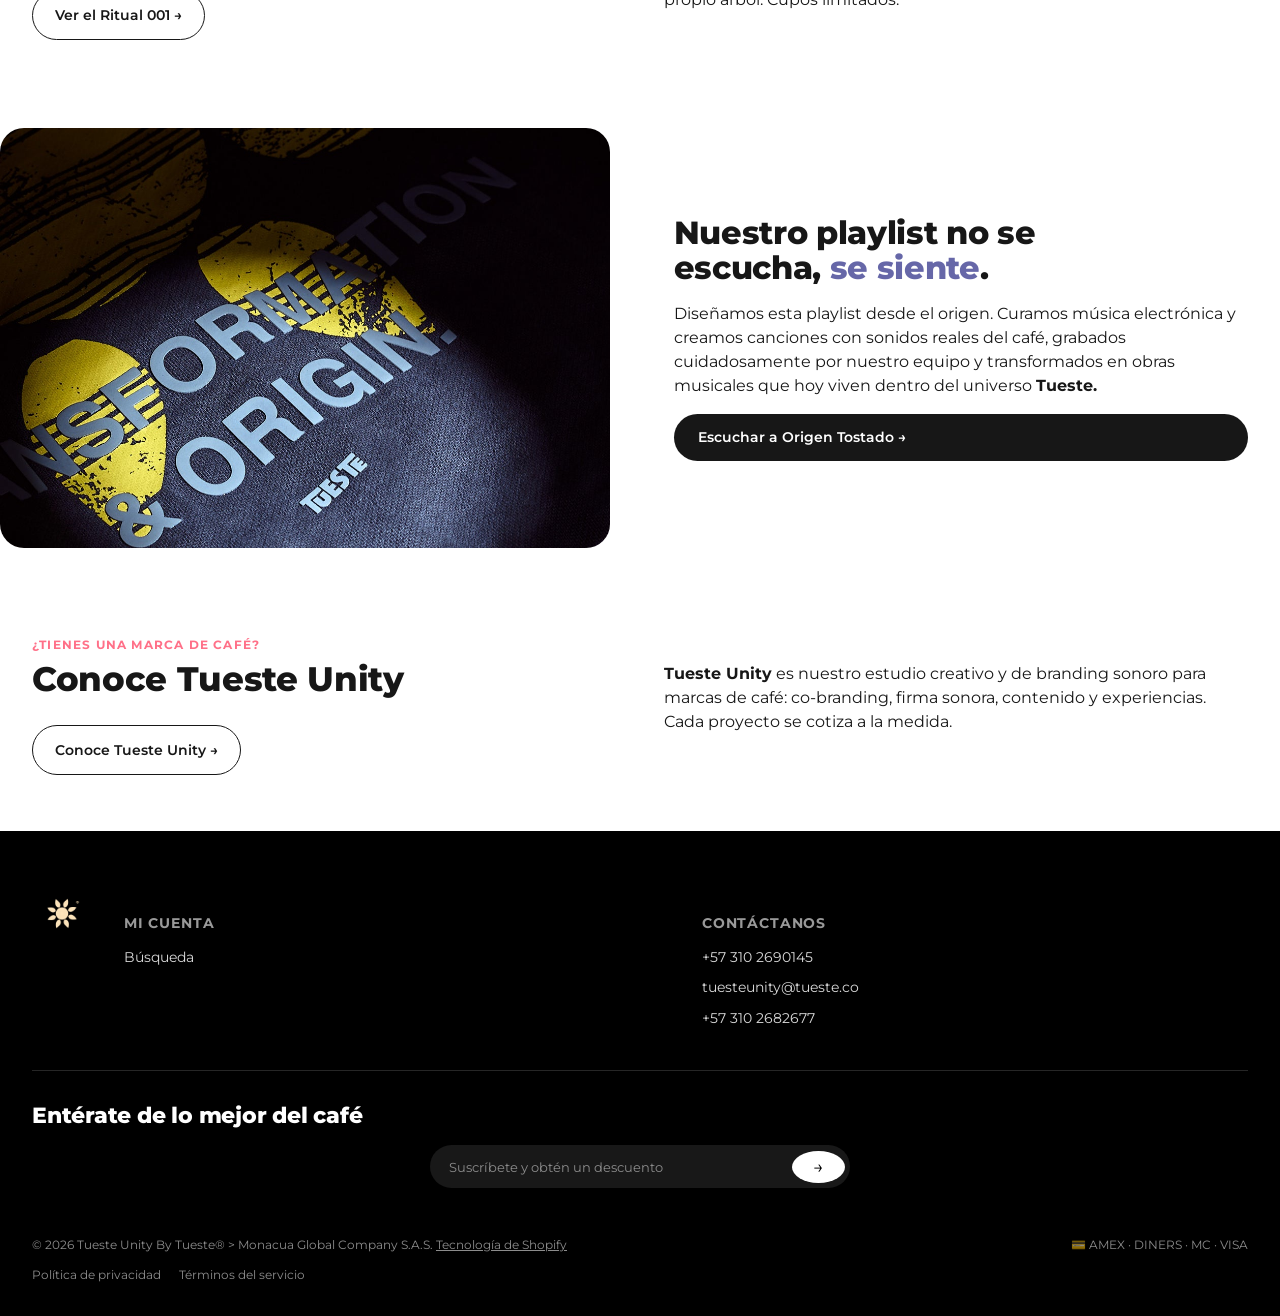
<file: mirror/index.html>
<!DOCTYPE html>
<html lang="es">
<head>
<meta charset="UTF-8">
<meta name="viewport" content="width=device-width, initial-scale=1.0">
<title>Tueste — Espejo de la tienda</title>
<link rel="preconnect" href="https://fonts.googleapis.com">
<link rel="preconnect" href="https://fonts.gstatic.com" crossorigin>
<link href="https://fonts.googleapis.com/css2?family=Montserrat:wght@400;500;600;700;800&display=swap" rel="stylesheet">
<link rel="stylesheet" href="styles.css">
</head>
<body>

<div class="top-black">
  <!-- Announcement bar -->
  <div class="announcement">
    <button class="announcement__arrow" aria-label="Anterior">&#8592;</button>
    <span>📦 Envíos a nivel nacional</span>
    <button class="announcement__arrow" aria-label="Siguiente">&#8594;</button>
  </div>

  <!-- Header -->
  <header class="site-header">
    <a href="#" class="logo"><img src="assets/logo.png" alt="Tueste" height="40"></a>
    <nav class="main-nav">
      <a href="#" class="is-active">Inicio</a>
      <a href="#">Café</a>
      <a href="#">Adopta un Árbol</a>
      <a href="#">El Ritual</a>
      <a href="#">Origen Tostado</a>
      <a href="#">Para Marcas</a>
      <a href="#">Nosotros</a>
      <a href="#">Contacto</a>
    </nav>
    <div class="header-icons">
      <button aria-label="Buscar">&#128269;</button>
      <button aria-label="Cuenta">&#128100;</button>
      <button aria-label="Carrito">&#128722;</button>
    </div>
  </header>
</div>

<!-- Discount badge: fixed vertical tab on the left edge -->
<div class="discount-badge">OBTEN 15% OFF</div>

<!-- Hero slideshow -->
<section class="hero" id="hero">
  <button class="hero__nav hero__nav--prev" aria-label="Anterior">&#8249;</button>
  <div class="hero__frame">
    <div class="hero__slides">
      <div class="hero__slide is-active">
        <img src="assets/banner_hodie.png" alt="Origin Grey Hoodie 1840-LTD">
        <a href="#" class="btn btn--pill hero__cta hero__cta--left">Comprar</a>
      </div>
      <div class="hero__slide hero__slide--photo" style="background-image:url('assets/video_cover.jpg')">
        <div class="hero__overlay-text">
          <h2>MUSIC, ART &amp; COFFEE</h2>
          <p>Café colombiano de origen, hecho música, ritual y comunidad.</p>
        </div>
        <a href="#" class="btn btn--pill hero__cta hero__cta--left">▶ Comprar café</a>
      </div>
      <div class="hero__slide">
        <img src="assets/banner_lanzamiento.png" alt="Tueste Sessions 001 — Coffee in Frequencies">
      </div>
      <div class="hero__slide">
        <img src="assets/banner_2.png" alt="Banner Tueste">
        <a href="#" class="btn btn--pill hero__cta hero__cta--left">Escucha</a>
      </div>
    </div>
  </div>
  <button class="hero__nav hero__nav--next" aria-label="Siguiente">&#8250;</button>
  <div class="hero__dots">
    <button class="is-active" aria-label="Slide 1"></button>
    <button aria-label="Slide 2"></button>
    <button aria-label="Slide 3"></button>
    <button aria-label="Slide 4"></button>
  </div>
</section>

<!-- Intro -->
<section class="intro">
  <div class="intro__col">
    <h1>Del origen a la taza, con intención.</h1>
  </div>
  <div class="intro__col">
    <p><strong>En Tueste</strong> el café no se sirve, se interpreta. Cultivamos café colombiano de origen y lo convertimos en música, ritual y comunidad.</p>
    <p>Aquí puedes comprar café fresco, adoptar un árbol y seguir su cosecha, o vivir una experiencia sensorial donde el café se escucha antes de probarse.</p>
  </div>
</section>

<!-- Marquee -->
<section class="marquee">
  <div class="marquee__track">
    <span>DONDE EL CAFÉ SE ESCUCHA&nbsp;&nbsp;•&nbsp;&nbsp;</span>
    <span>DONDE EL CAFÉ SE ESCUCHA&nbsp;&nbsp;•&nbsp;&nbsp;</span>
    <span>DONDE EL CAFÉ SE ESCUCHA&nbsp;&nbsp;•&nbsp;&nbsp;</span>
    <span>DONDE EL CAFÉ SE ESCUCHA&nbsp;&nbsp;•&nbsp;&nbsp;</span>
  </div>
</section>

<!-- Featured product -->
<section class="featured-product">
  <div class="featured-product__gallery">
    <img src="assets/cafe-1840.png" alt="Café Colombiano Tueste 1840 Conscious">
  </div>
  <div class="featured-product__spin" aria-hidden="true">
    <svg viewBox="0 0 120 120">
      <defs><path id="circlePath" d="M 60,60 m -46,0 a 46,46 0 1,1 92,0 a 46,46 0 1,1 -92,0"/></defs>
      <text font-size="10" font-weight="700" letter-spacing="2">
        <textPath href="#circlePath">• CAFÉ • FRECUENCIAS • CAFÉ • FRECUENCIAS</textPath>
      </text>
    </svg>
    <span class="featured-product__spin-icon">👆</span>
  </div>
  <div class="featured-product__info">
    <p class="eyebrow">Tueste</p>
    <h2>Lote 01 · Café Aures 1840 Conscious</h2>
    <p class="price">$55.000,00</p>

    <div class="option-group">
      <span class="option-group__label">Gramaje: <strong>340g</strong></span>
      <div class="swatches"><button class="swatch is-active">340g</button></div>
    </div>
    <div class="option-group">
      <span class="option-group__label">Molienda: <strong>Medio</strong></span>
      <div class="swatches">
        <button class="swatch is-active">Medio</button>
        <button class="swatch">Grano</button>
      </div>
    </div>
    <div class="option-group">
      <span class="option-group__label">Tueste: <strong>Medio</strong></span>
      <div class="swatches"><button class="swatch is-active">Medio</button></div>
    </div>

    <p class="stock-pill"><span class="stock-dot"></span> ¡Disponible! Listo para enviar</p>

    <button class="btn btn--primary btn--full btn--split"><span>Agregar al carrito</span><span>$55.000,00</span></button>
    <button class="btn btn--outline btn--full">Comprar ahora</button>

    <div class="pickup-row">
      <p class="pickup">✔ Retiro disponible en <strong>Centro Distribución Armenia</strong><br><small>Normalmente está listo en 2 horas</small></p>
      <a href="#" class="pickup-link">Ver información de la tienda</a>
    </div>

    <div class="divider"></div>
    <div class="share-row">
      <span>Compartir:</span>
      <a href="#" aria-label="Facebook">f</a>
      <a href="#" aria-label="X">𝕏</a>
      <a href="#" aria-label="Pinterest">P</a>
      <a href="#" aria-label="Email">✉</a>
      <span class="help">¿Necesitas ayuda?</span>
    </div>
    <div class="divider"></div>
    <a href="#" class="full-info-link">Ver la información completa del producto →</a>
  </div>
</section>

<!-- Featured collection -->
<section class="collection">
  <div class="collection__head">
    <h2>Productos Destacados</h2>
    <div class="collection__carousel-nav">
      <button aria-label="Anterior">&#8249;</button>
      <button aria-label="Siguiente">&#8250;</button>
    </div>
  </div>
  <div class="tabs">
    <button class="tab is-active">Piezas Limitadas</button>
    <button class="tab">Café Fresco</button>
  </div>
  <div class="product-grid">
    <div class="product-card">
      <div class="product-card__image" style="background:#ececec">
        <img src="assets/hoodie.png" alt="Origin Grey Hoodie // 1840-LTD">
      </div>
      <p class="product-card__vendor">Tueste Unity</p>
      <div class="product-card__row"><h3>Origin Grey Hoodie // 1840-LTD</h3><span class="product-card__price">$499.800,00</span></div>
    </div>
    <div class="product-card">
      <div class="product-card__image" style="background:#3a3a38">
        <img src="assets/taza-splash.png" alt="Taza Artesanal Splash – Edición Limitada">
        <span class="badge badge--sold-out">Agotado</span>
      </div>
      <p class="product-card__vendor">Tueste Unity</p>
      <div class="product-card__row"><h3>Taza Artesanal Splash – Edición Limitada</h3><span class="product-card__price">$145.000,00</span></div>
    </div>
    <div class="product-card">
      <div class="product-card__image" style="background:#f3d9d4">
        <img src="assets/taza-rosada.png" alt="Taza Efímero Rosada">
      </div>
      <p class="product-card__vendor">Tueste</p>
      <div class="product-card__row"><h3>Taza Efímero Rosada</h3><span class="product-card__price">$145.000,00</span></div>
      <span class="color-dot" style="background:#e8b9c4"></span>
    </div>
    <div class="product-card">
      <div class="product-card__image" style="background:#ded4ec">
        <img src="assets/taza-morada.png" alt="Taza Efímero Morada">
      </div>
      <p class="product-card__vendor">Tueste</p>
      <div class="product-card__row"><h3>Taza Efímero Morada</h3><span class="product-card__price">$145.000,00</span></div>
      <span class="color-dot" style="background:#a893d1"></span>
    </div>
  </div>
</section>

<!-- Adopta un árbol (texto, sin imagen) -->
<section class="text-split">
  <div class="text-split__col">
    <h2>Adopta un árbol de café</h2>
    <a href="#" class="btn btn--outline-pill">Adoptar un árbol →</a>
  </div>
  <div class="text-split__col">
    <p>Con <strong>Tueste Tree</strong> adoptas simbólicamente un árbol de café y sigues su historia cosecha a cosecha. Recibes un certificado digital, actualizaciones del lote, frecuencias sonoras y acceso a la comunidad. No compras una planta: entras a un origen vivo.</p>
  </div>
</section>

<!-- Ritual (texto, sin imagen) -->
<section class="text-split">
  <div class="text-split__col">
    <h2>Vive el Ritual de Adopción</h2>
    <a href="#" class="btn btn--outline-pill">Ver el Ritual 001 →</a>
  </div>
  <div class="text-split__col">
    <p>Una experiencia presencial e inmersiva de café, música, luz y sonido. Escuchas el origen, catas el café y —en la etapa fundadora— adoptas tu propio árbol. Cupos limitados.</p>
  </div>
</section>

<!-- Playlist -->
<section class="split-feature">
  <div class="split-feature__image" style="background-image:url('assets/adopta-arbol.jpg');"></div>
  <div class="split-feature__content">
    <h2>Nuestro playlist no se escucha, <em>se siente</em>.</h2>
    <p>Diseñamos esta playlist desde el origen. Curamos música electrónica y creamos canciones con sonidos reales del café, grabados cuidadosamente por nuestro equipo y transformados en obras musicales que hoy viven dentro del universo <strong>Tueste.</strong></p>
    <a href="#" class="btn btn--primary-pill">Escuchar a Origen Tostado →</a>
  </div>
</section>

<!-- Para marcas CTA -->
<section class="text-split">
  <div class="text-split__col">
    <p class="eyebrow">¿Tienes una marca de café?</p>
    <h2>Conoce Tueste Unity</h2>
    <a href="#" class="btn btn--outline-pill">Conoce Tueste Unity →</a>
  </div>
  <div class="text-split__col">
    <p><strong>Tueste Unity</strong> es nuestro estudio creativo y de branding sonoro para marcas de café: co-branding, firma sonora, contenido y experiencias. Cada proyecto se cotiza a la medida.</p>
  </div>
</section>

<!-- Footer -->
<footer class="site-footer">
  <div class="site-footer__top">
    <img src="assets/soles-logo.png" alt="" class="site-footer__icon">
    <div class="site-footer__col">
      <h4>Mi cuenta</h4>
      <a href="#">Búsqueda</a>
    </div>
    <div class="site-footer__col">
      <h4>Contáctanos</h4>
      <a href="#">+57 310 2690145</a>
      <a href="#">tuesteunity@tueste.co</a>
      <a href="#">+57 310 2682677</a>
    </div>
  </div>
  <div class="divider divider--dark"></div>
  <h3 class="site-footer__newsletter-title">Entérate de lo mejor del café</h3>
  <form class="newsletter" onsubmit="return false;">
    <input type="email" placeholder="Suscríbete y obtén un descuento">
    <button class="newsletter__submit" type="submit" aria-label="Suscribir">→</button>
  </form>
  <div class="site-footer__bottom">
    <span>© 2026 Tueste Unity By Tueste® &gt; Monacua Global Company S.A.S. <a href="#">Tecnología de Shopify</a></span>
    <span class="payment-icons">💳 AMEX · DINERS · MC · VISA</span>
  </div>
  <div class="site-footer__legal">
    <a href="#">Política de privacidad</a>
    <a href="#">Términos del servicio</a>
  </div>
</footer>

<script src="script.js"></script>
</body>
</html>
</file>
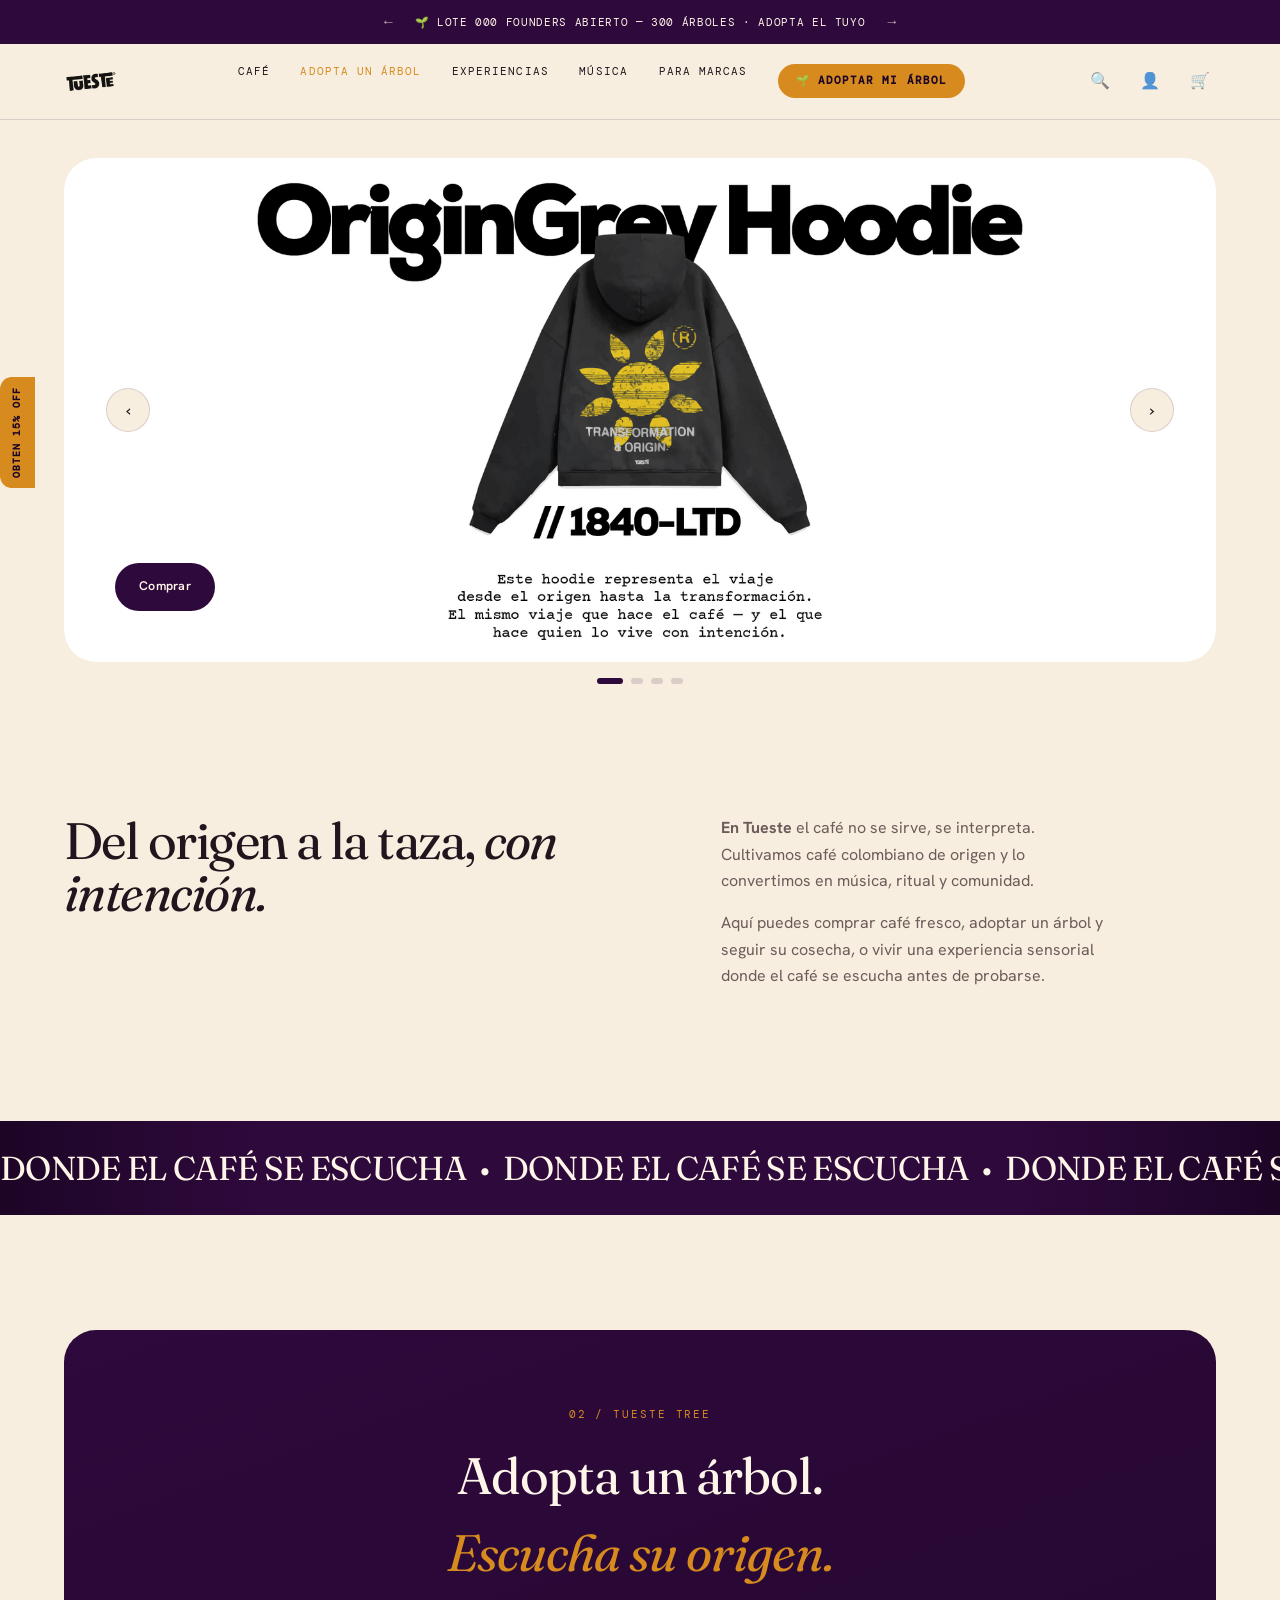
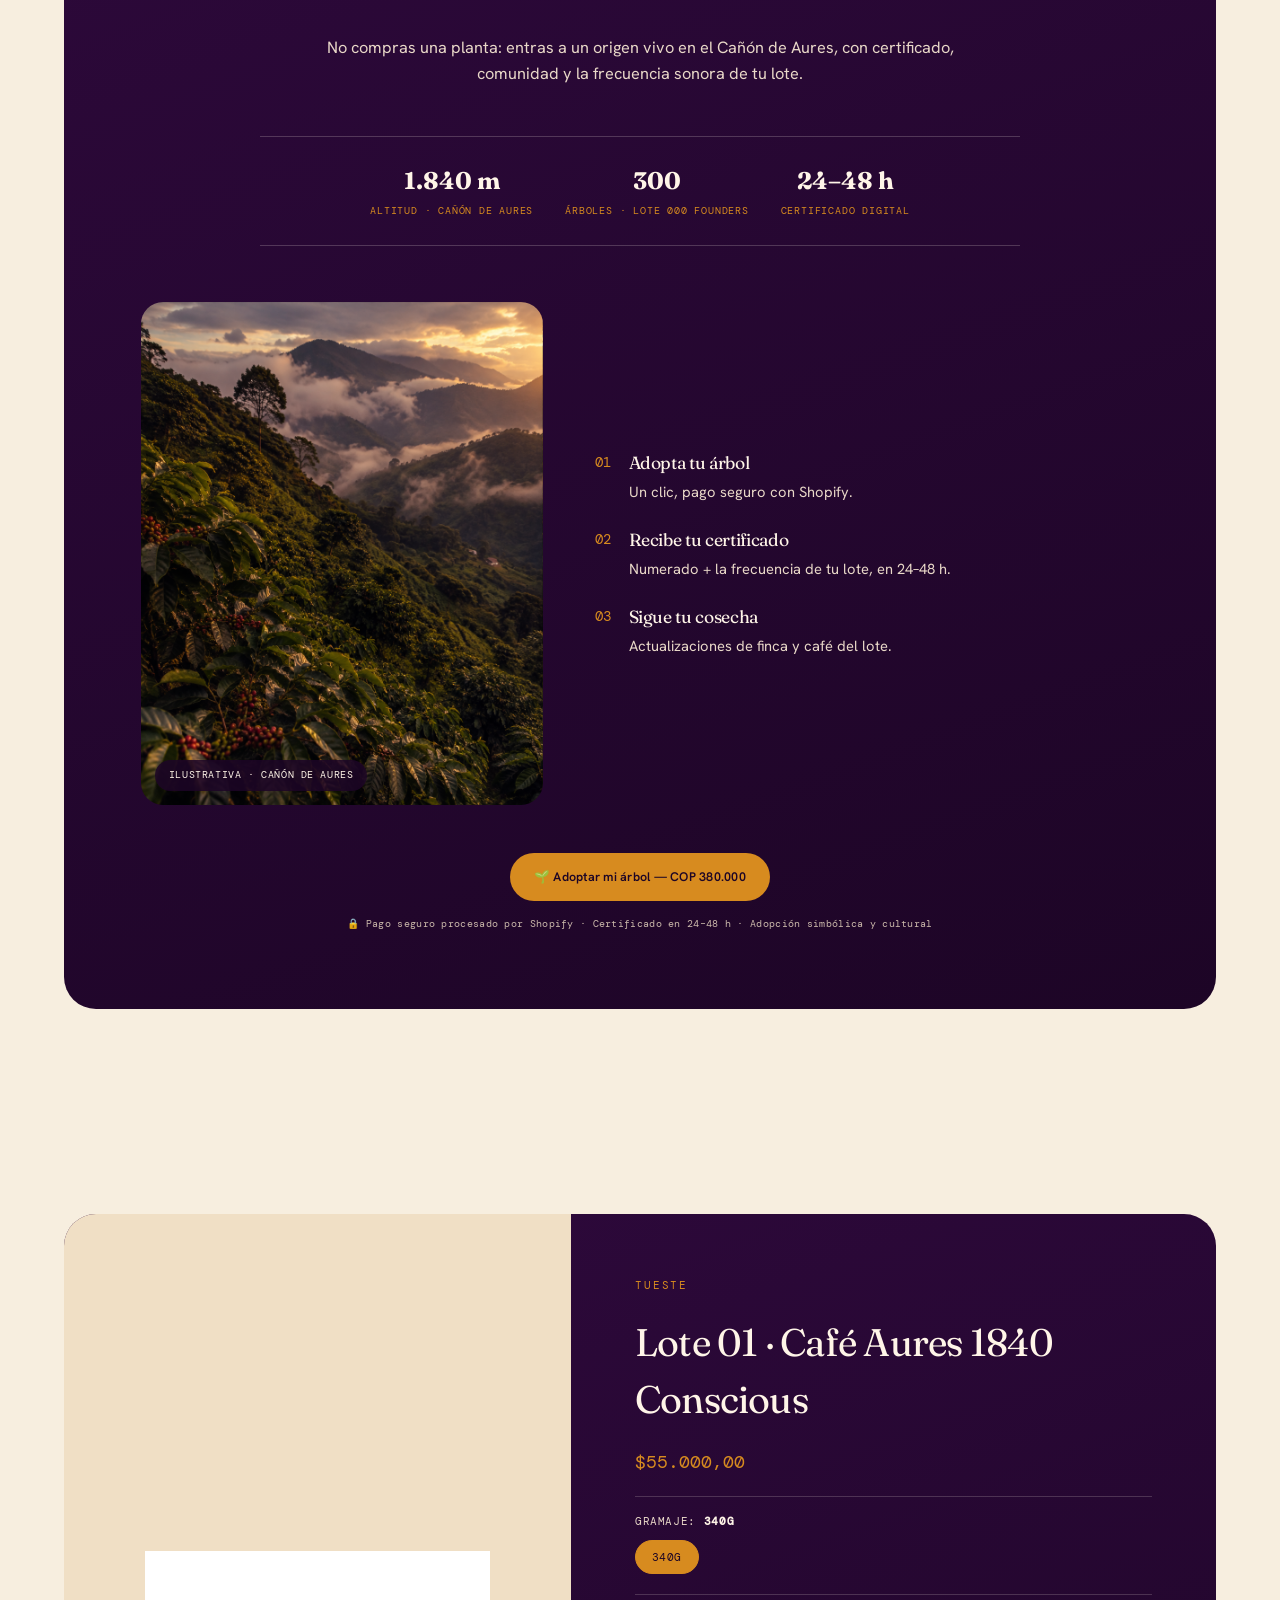
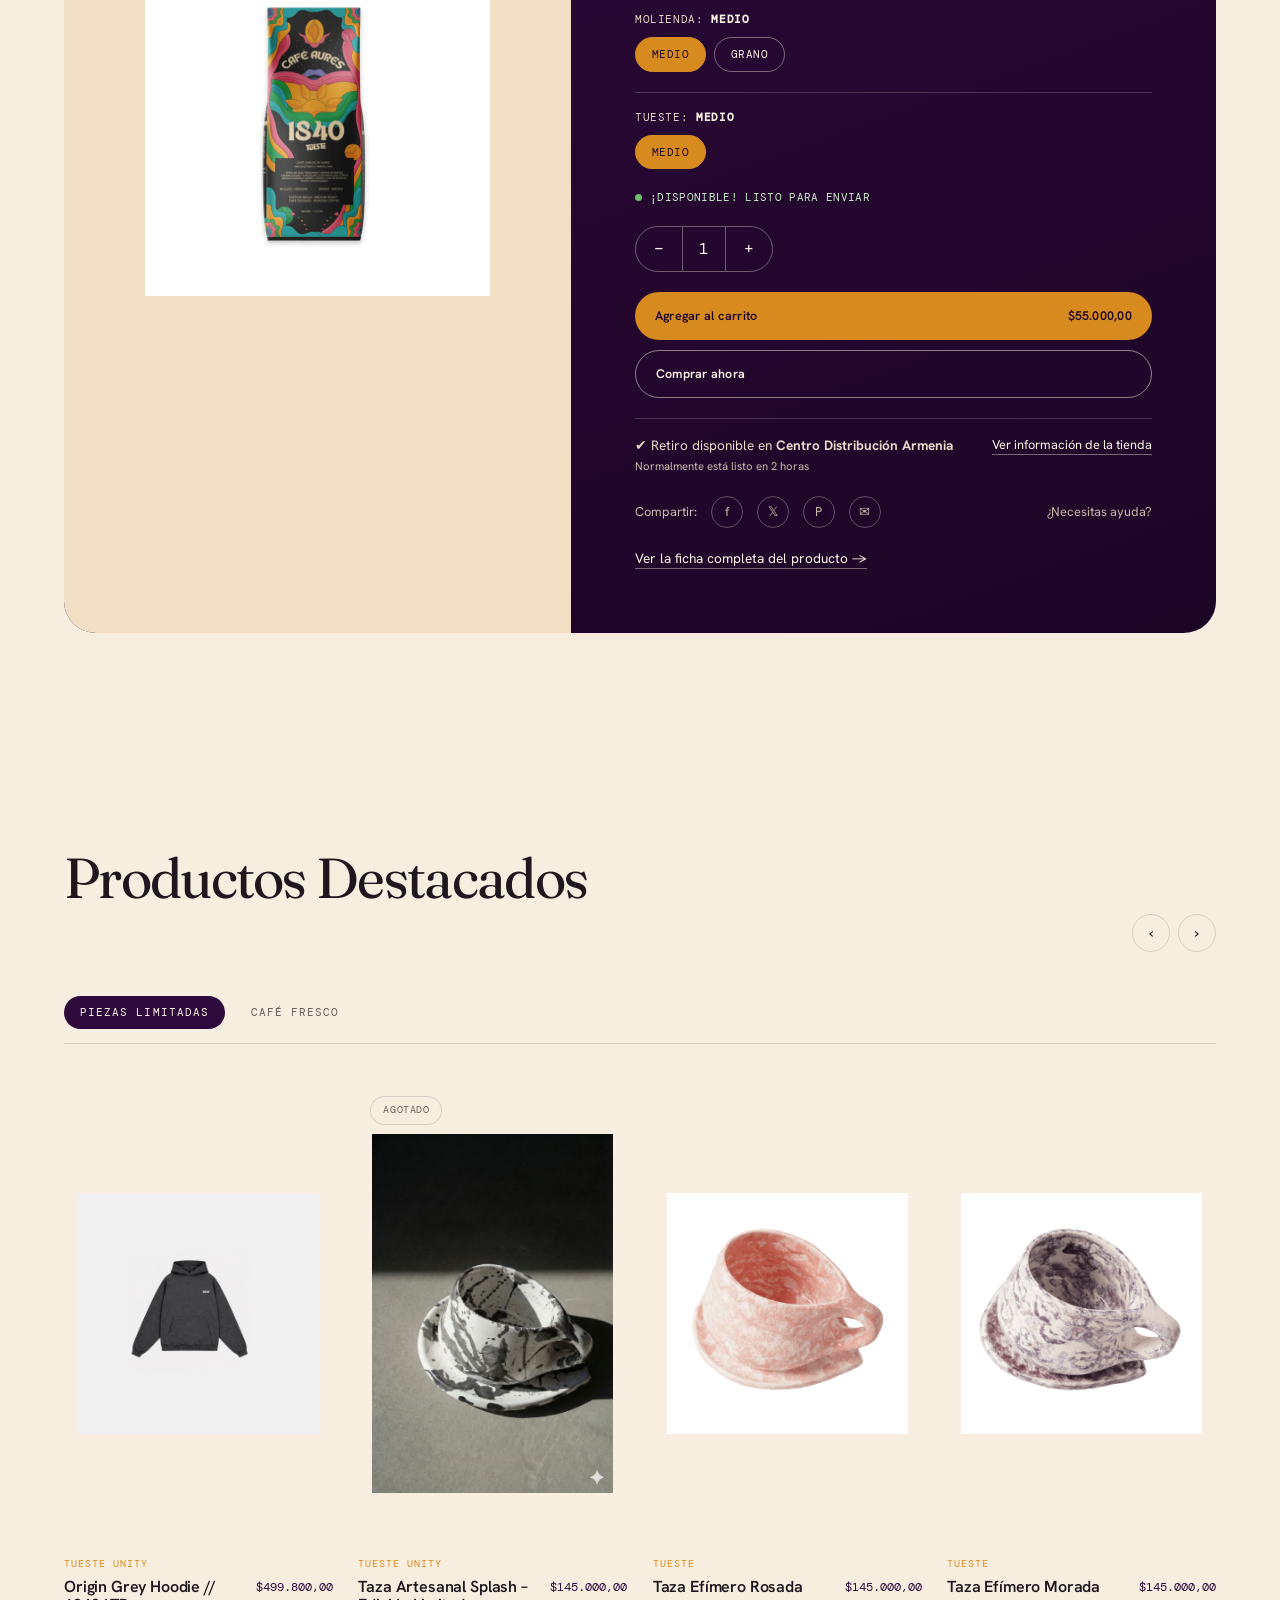
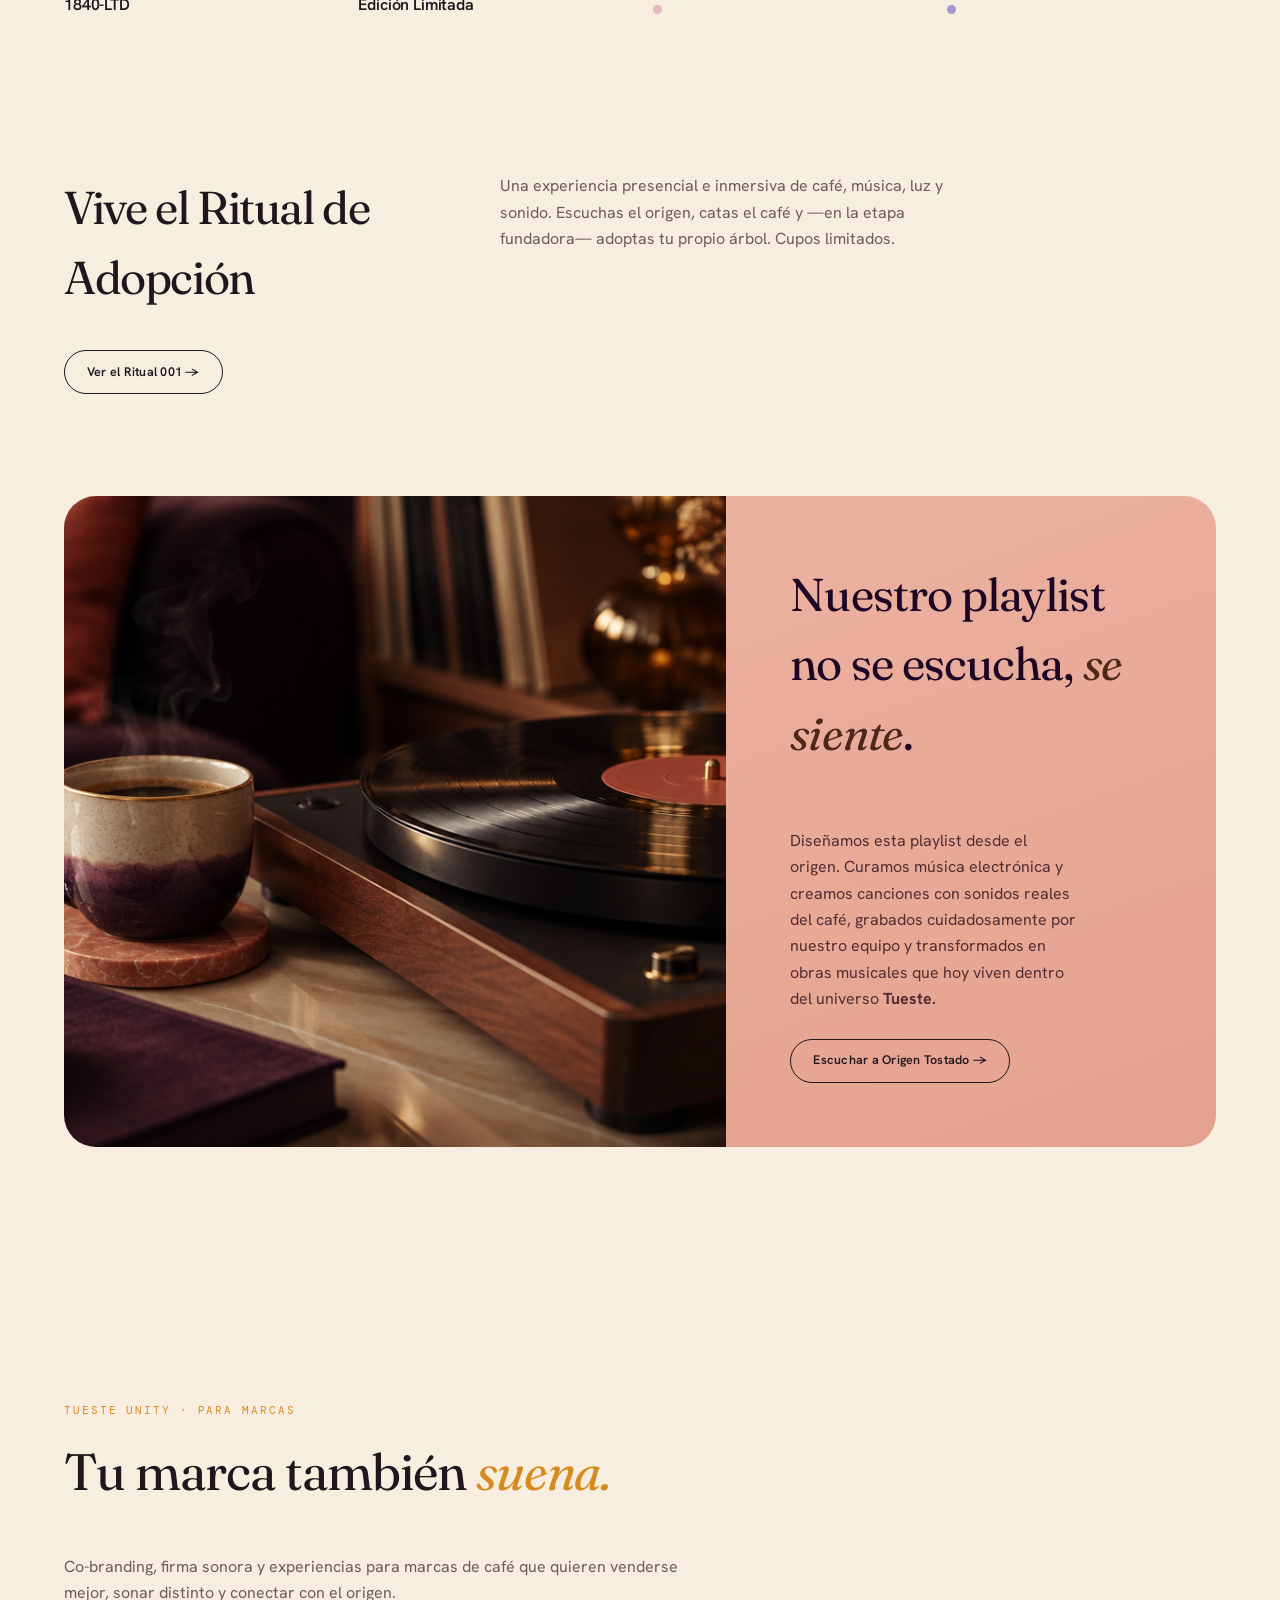
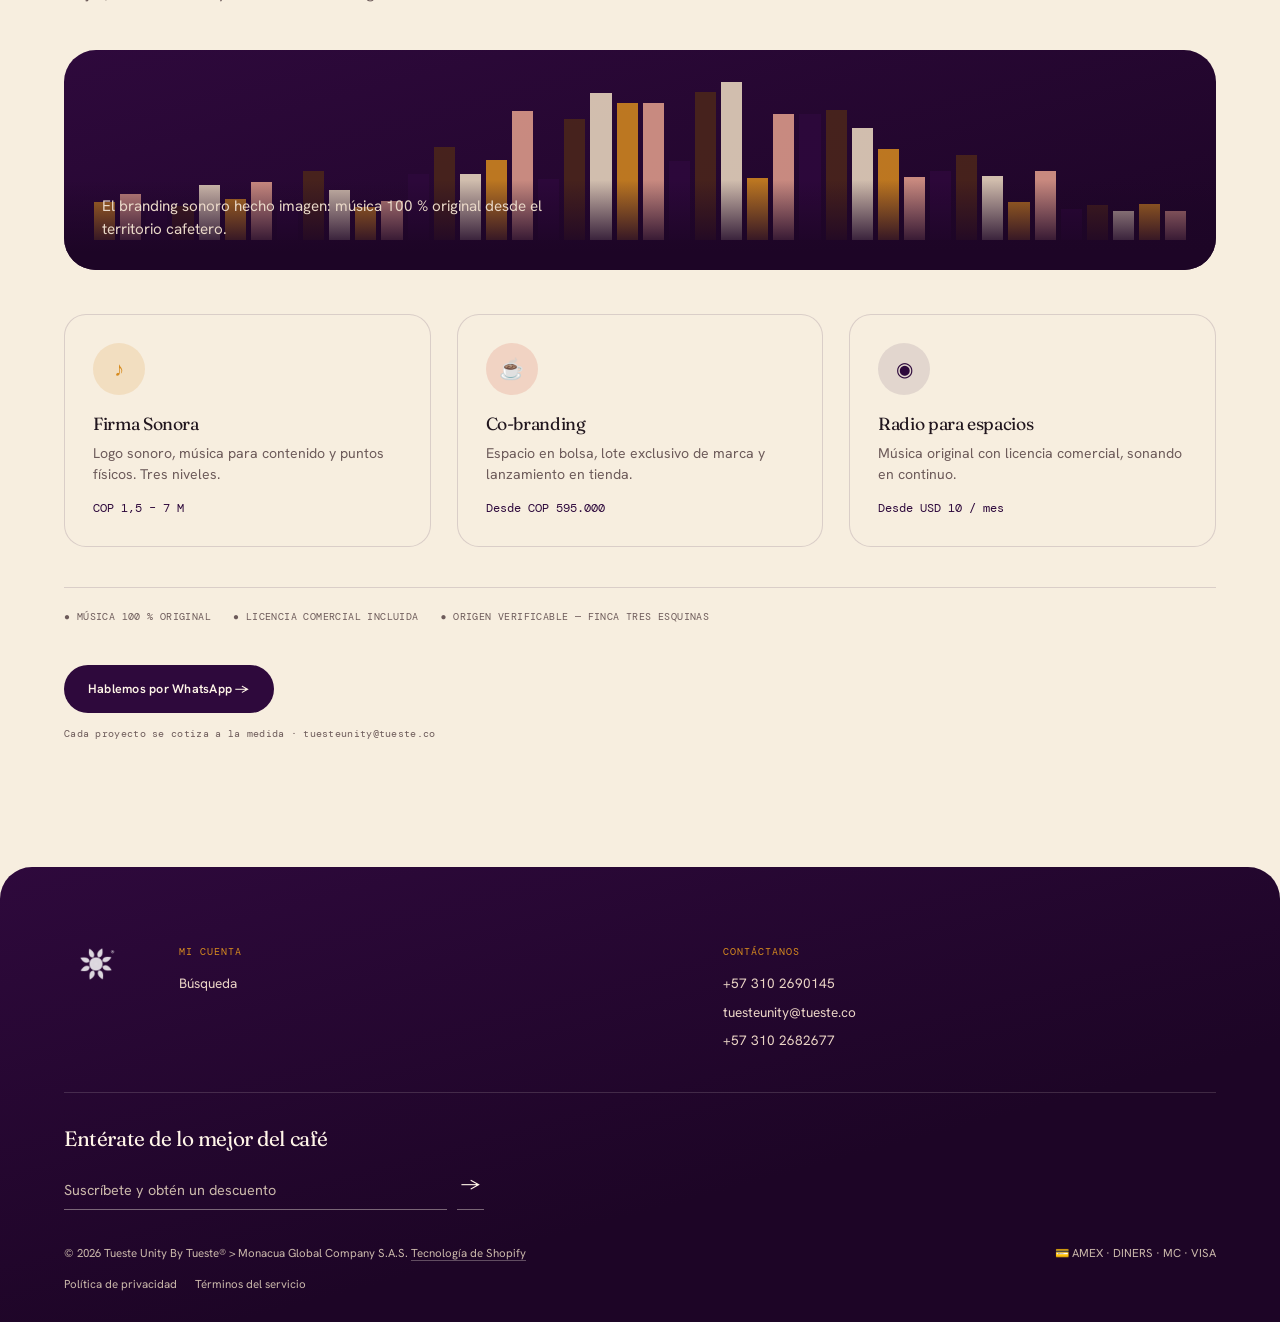
<file: tienda-editorial/index.html>
<!DOCTYPE html>
<html lang="es">
<head>
<meta charset="UTF-8">
<meta name="viewport" content="width=device-width, initial-scale=1.0">
<title>Tueste — Tienda Editorial</title>
<link rel="preconnect" href="https://fonts.googleapis.com">
<link rel="preconnect" href="https://fonts.gstatic.com" crossorigin>
<link href="https://fonts.googleapis.com/css2?family=DM+Mono:wght@400;500&family=Fraunces:ital,opsz,wght@0,9..144,400..700;1,9..144,400..600&family=Hanken+Grotesk:wght@400;500;600;700&display=swap" rel="stylesheet">
<link rel="stylesheet" href="styles.css">
</head>
<body>

<div class="announcement">
  <button class="announcement__arrow" aria-label="Anterior">&#8592;</button>
  <span>🌱 Lote 000 Founders abierto — 300 árboles · adopta el tuyo</span>
  <button class="announcement__arrow" aria-label="Siguiente">&#8594;</button>
</div>

<header class="site-header">
  <a href="#" class="logo"><img src="../assets/logo.png" alt="Tueste"></a>
  <nav class="main-nav">
    <a href="#">Café</a>
    <a href="#" class="nav-amber">Adopta un Árbol</a>
    <a href="#">Experiencias</a>
    <a href="#">Música</a>
    <a href="#">Para Marcas</a>
    <a href="#" class="nav-cta">🌱 Adoptar mi árbol</a>
  </nav>
  <div class="header-icons">
    <button aria-label="Buscar">&#128269;</button>
    <button aria-label="Cuenta">&#128100;</button>
    <button aria-label="Carrito">&#128722;</button>
  </div>
</header>

<div class="discount-badge">OBTEN 15% OFF</div>

<section class="hero" id="hero">
  <div class="hero__frame">
    <button class="hero__nav hero__nav--prev" aria-label="Anterior">&#8249;</button>
    <div class="hero__slides">
      <div class="hero__slide is-active">
        <img src="../assets/banner_hodie.png" alt="Origin Grey Hoodie 1840-LTD">
        <a href="productos/origin-grey-hoodie-1840-ltd.html" class="action action--ink hero__cta hero__cta--left">Comprar</a>
      </div>
      <div class="hero__slide hero__slide--photo" style="background-image:url('assets/hero-music-cover.png')">
        <img src="assets/hero-music-cover.png" alt="">
        <div class="hero__overlay-text">
          <h2>Music, Art &amp; Coffee</h2>
          <p>Café colombiano de origen, hecho música, ritual y comunidad.</p>
          <a href="productos/cafe-aures-1840-conscious.html" class="action action--ink hero__cta">▶ Comprar café</a>
        </div>
      </div>
      <div class="hero__slide">
        <img src="../assets/banner_lanzamiento.png" alt="Tueste Sessions 001 — Coffee in Frequencies">
      </div>
      <div class="hero__slide">
        <img src="../assets/banner_2.png" alt="Banner Tueste">
        <a href="#" class="action action--ink hero__cta hero__cta--left">Escucha</a>
      </div>
    </div>
    <button class="hero__nav hero__nav--next" aria-label="Siguiente">&#8250;</button>
  </div>
  <div class="hero__dots">
    <button class="is-active" aria-label="Slide 1"></button>
    <button aria-label="Slide 2"></button>
    <button aria-label="Slide 3"></button>
    <button aria-label="Slide 4"></button>
  </div>
</section>

<section class="intro">
  <div class="intro__col">
    <h1>Del origen a la taza, <em>con intención.</em></h1>
  </div>
  <div class="intro__col">
    <p><strong>En Tueste</strong> el café no se sirve, se interpreta. Cultivamos café colombiano de origen y lo convertimos en música, ritual y comunidad.</p>
    <p>Aquí puedes comprar café fresco, adoptar un árbol y seguir su cosecha, o vivir una experiencia sensorial donde el café se escucha antes de probarse.</p>
  </div>
</section>

<section class="marquee">
  <div class="marquee__track">
    <span>DONDE EL CAFÉ SE ESCUCHA&nbsp;&nbsp;•&nbsp;&nbsp;</span>
    <span>DONDE EL CAFÉ SE ESCUCHA&nbsp;&nbsp;•&nbsp;&nbsp;</span>
    <span>DONDE EL CAFÉ SE ESCUCHA&nbsp;&nbsp;•&nbsp;&nbsp;</span>
    <span>DONDE EL CAFÉ SE ESCUCHA&nbsp;&nbsp;•&nbsp;&nbsp;</span>
  </div>
</section>

<!-- Adopta un árbol / Tueste Tree -->
<section class="island">
  <div class="island__head">
    <p class="kicker">02 / Tueste Tree</p>
    <h2>Adopta un árbol.<br><em>Escucha su origen.</em></h2>
    <p class="island__lead">No compras una planta: entras a un origen vivo en el Cañón de Aures, con certificado, comunidad y la frecuencia sonora de tu lote.</p>
  </div>
  <div class="island__stats">
    <div><b>1.840 m</b><span>Altitud · Cañón de Aures</span></div>
    <div><b>300</b><span>Árboles · Lote 000 Founders</span></div>
    <div><b>24–48 h</b><span>Certificado digital</span></div>
  </div>
  <div class="island__body">
    <div class="island__art" style="background-image:url('assets/tueste-tree-canyon.png')">
      <span class="island__art-badge">Ilustrativa · Cañón de Aures</span>
    </div>
    <div class="island__steps">
      <div class="island__step"><span class="island__step-n">01</span><div><h4>Adopta tu árbol</h4><p>Un clic, pago seguro con Shopify.</p></div></div>
      <div class="island__step"><span class="island__step-n">02</span><div><h4>Recibe tu certificado</h4><p>Numerado + la frecuencia de tu lote, en 24–48 h.</p></div></div>
      <div class="island__step"><span class="island__step-n">03</span><div><h4>Sigue tu cosecha</h4><p>Actualizaciones de finca y café del lote.</p></div></div>
    </div>
  </div>
  <div class="island__cta">
    <a href="#" class="action action--amber">🌱 Adoptar mi árbol — COP 380.000</a>
    <p class="island__trust">🔒 Pago seguro procesado por Shopify · Certificado en 24–48 h · Adopción simbólica y cultural</p>
  </div>
</section>

<!-- Ficha de producto — spotlight Café Aures (misma ficha completa que productos/cafe-aures-1840-conscious.html) -->
<section class="product-page">
  <div class="feature">
    <div class="feature__gallery">
      <img src="../assets/cafe-1840.png" alt="Café Colombiano Tueste 1840 Conscious">
    </div>
    <div class="feature__info">
      <p class="kicker">Tueste</p>
      <h2>Lote 01 · Café Aures 1840 Conscious</h2>
      <p class="feature__price">$55.000,00</p>

      <div class="option-group">
        <span class="option-group__label">Gramaje: <strong>340g</strong></span>
        <div class="swatches"><button class="swatch is-active">340g</button></div>
      </div>
      <div class="option-group">
        <span class="option-group__label">Molienda: <strong>Medio</strong></span>
        <div class="swatches">
          <button class="swatch is-active">Medio</button>
          <button class="swatch">Grano</button>
        </div>
      </div>
      <div class="option-group">
        <span class="option-group__label">Tueste: <strong>Medio</strong></span>
        <div class="swatches"><button class="swatch is-active">Medio</button></div>
      </div>

      <p class="stock-pill"><span class="stock-dot"></span> ¡Disponible! Listo para enviar</p>

      <div class="qty-selector">
        <button aria-label="Reducir cantidad">−</button>
        <span>1</span>
        <button aria-label="Aumentar cantidad">+</button>
      </div>

      <div class="feature__actions">
        <a href="#" class="action action--ink"><span>Agregar al carrito</span><span>$55.000,00</span></a>
        <a href="#" class="action action--line">Comprar ahora</a>
      </div>

      <div class="pickup-row">
        <p class="pickup">✔ Retiro disponible en <strong>Centro Distribución Armenia</strong><br><small>Normalmente está listo en 2 horas</small></p>
        <a href="#" class="pickup-link">Ver información de la tienda</a>
      </div>

      <div class="share-row">
        <span>Compartir:</span>
        <a href="#" aria-label="Facebook">f</a>
        <a href="#" aria-label="X">𝕏</a>
        <a href="#" aria-label="Pinterest">P</a>
        <a href="#" aria-label="Email">✉</a>
        <span class="help">¿Necesitas ayuda?</span>
      </div>
      <a href="productos/cafe-aures-1840-conscious.html" class="full-info-link">Ver la ficha completa del producto →</a>
    </div>
  </div>
</section>

<!-- Colección destacada -->
<section class="collection">
  <div class="collection__head">
    <h2>Productos Destacados</h2>
    <div class="collection__carousel-nav">
      <button aria-label="Anterior">&#8249;</button>
      <button aria-label="Siguiente">&#8250;</button>
    </div>
  </div>
  <div class="tabs">
    <button class="tab is-active">Piezas Limitadas</button>
    <button class="tab">Café Fresco</button>
  </div>
  <div class="product-grid">
    <article class="product-card">
      <a href="productos/origin-grey-hoodie-1840-ltd.html" class="product-card__image">
        <img src="../assets/hoodie.png" alt="Origin Grey Hoodie // 1840-LTD">
      </a>
      <p class="product-card__vendor">Tueste Unity</p>
      <div class="product-card__row"><h3>Origin Grey Hoodie // 1840-LTD</h3><span class="product-card__price">$499.800,00</span></div>
    </article>
    <article class="product-card">
      <a href="productos/taza-artesanal-splash-edicion-limitada.html" class="product-card__image">
        <img src="../assets/taza-splash.png" alt="Taza Artesanal Splash – Edición Limitada">
        <span class="badge badge--sold-out">Agotado</span>
      </a>
      <p class="product-card__vendor">Tueste Unity</p>
      <div class="product-card__row"><h3>Taza Artesanal Splash – Edición Limitada</h3><span class="product-card__price">$145.000,00</span></div>
    </article>
    <article class="product-card">
      <a href="productos/taza-efimero-rosada.html" class="product-card__image">
        <img src="../assets/taza-rosada.png" alt="Taza Efímero Rosada">
      </a>
      <p class="product-card__vendor">Tueste</p>
      <div class="product-card__row"><h3>Taza Efímero Rosada</h3><span class="product-card__price">$145.000,00</span></div>
      <span class="color-dot" style="background:#e8b9c4"></span>
    </article>
    <article class="product-card">
      <a href="productos/taza-efimero-morada.html" class="product-card__image">
        <img src="../assets/taza-morada.png" alt="Taza Efímero Morada">
      </a>
      <p class="product-card__vendor">Tueste</p>
      <div class="product-card__row"><h3>Taza Efímero Morada</h3><span class="product-card__price">$145.000,00</span></div>
      <span class="color-dot" style="background:#a893d1"></span>
    </article>
  </div>
</section>

<section class="text-split">
  <div class="text-split__col">
    <h2>Vive el Ritual de Adopción</h2>
    <a href="#" class="action action--line">Ver el Ritual 001 →</a>
  </div>
  <div class="text-split__col">
    <p>Una experiencia presencial e inmersiva de café, música, luz y sonido. Escuchas el origen, catas el café y —en la etapa fundadora— adoptas tu propio árbol. Cupos limitados.</p>
  </div>
</section>

<section class="split-feature">
  <div class="split-feature__image" style="background-image:url('assets/playlist-turntable.png');"></div>
  <div class="split-feature__content">
    <h2>Nuestro playlist no se escucha, <em>se siente</em>.</h2>
    <p>Diseñamos esta playlist desde el origen. Curamos música electrónica y creamos canciones con sonidos reales del café, grabados cuidadosamente por nuestro equipo y transformados en obras musicales que hoy viven dentro del universo <strong>Tueste.</strong></p>
    <a href="#" class="action action--line">Escuchar a Origen Tostado →</a>
  </div>
</section>

<!-- Para Marcas -->
<section class="brands">
  <div class="brands__head">
    <p class="kicker">Tueste Unity · Para Marcas</p>
    <h2>Tu marca también <em>suena.</em></h2>
    <p class="brands__lead">Co-branding, firma sonora y experiencias para marcas de café que quieren venderse mejor, sonar distinto y conectar con el origen.</p>
  </div>
  <div class="eq">
    <div class="eq__bars" aria-hidden="true"></div>
    <p>El branding sonoro hecho imagen: música 100 % original desde el territorio cafetero.</p>
  </div>
  <div class="brand-cards">
    <div class="brand-card"><span class="brand-card__bar" style="background:var(--amber)"></span><div class="brand-card__ic">♪</div><h4>Firma Sonora</h4><p>Logo sonoro, música para contenido y puntos físicos. Tres niveles.</p><span class="brand-card__price">COP 1,5 – 7 M</span></div>
    <div class="brand-card"><span class="brand-card__bar" style="background:var(--coral-wash)"></span><div class="brand-card__ic">☕</div><h4>Co-branding</h4><p>Espacio en bolsa, lote exclusivo de marca y lanzamiento en tienda.</p><span class="brand-card__price">Desde COP 595.000</span></div>
    <div class="brand-card"><span class="brand-card__bar" style="background:var(--eggplant)"></span><div class="brand-card__ic">◉</div><h4>Radio para espacios</h4><p>Música original con licencia comercial, sonando en continuo.</p><span class="brand-card__price">Desde USD 10 / mes</span></div>
  </div>
  <div class="brands__sellos">
    <span>● Música 100 % original</span>
    <span>● Licencia comercial incluida</span>
    <span>● Origen verificable — Finca Tres Esquinas</span>
  </div>
  <div class="brands__cta">
    <a href="#" class="action action--ink">Hablemos por WhatsApp →</a>
    <p class="brands__trust">Cada proyecto se cotiza a la medida · tuesteunity@tueste.co</p>
  </div>
</section>

<footer class="site-footer">
  <div class="site-footer__top">
    <img src="../assets/soles-logo.png" alt="" class="site-footer__icon">
    <div class="site-footer__col">
      <h4>Mi cuenta</h4>
      <a href="#">Búsqueda</a>
    </div>
    <div class="site-footer__col">
      <h4>Contáctanos</h4>
      <a href="#">+57 310 2690145</a>
      <a href="#">tuesteunity@tueste.co</a>
      <a href="#">+57 310 2682677</a>
    </div>
  </div>
  <hr class="divider divider--dark">
  <h3 class="site-footer__newsletter-title">Entérate de lo mejor del café</h3>
  <form class="newsletter" onsubmit="return false;">
    <input type="email" placeholder="Suscríbete y obtén un descuento">
    <button class="newsletter__submit" type="submit" aria-label="Suscribir">→</button>
  </form>
  <div class="site-footer__bottom">
    <span>© 2026 Tueste Unity By Tueste® &gt; Monacua Global Company S.A.S. <a href="#">Tecnología de Shopify</a></span>
    <span class="payment-icons">💳 AMEX · DINERS · MC · VISA</span>
  </div>
  <div class="site-footer__legal">
    <a href="#">Política de privacidad</a>
    <a href="#">Términos del servicio</a>
  </div>
</footer>

<script src="script.js"></script>
</body>
</html>
</file>
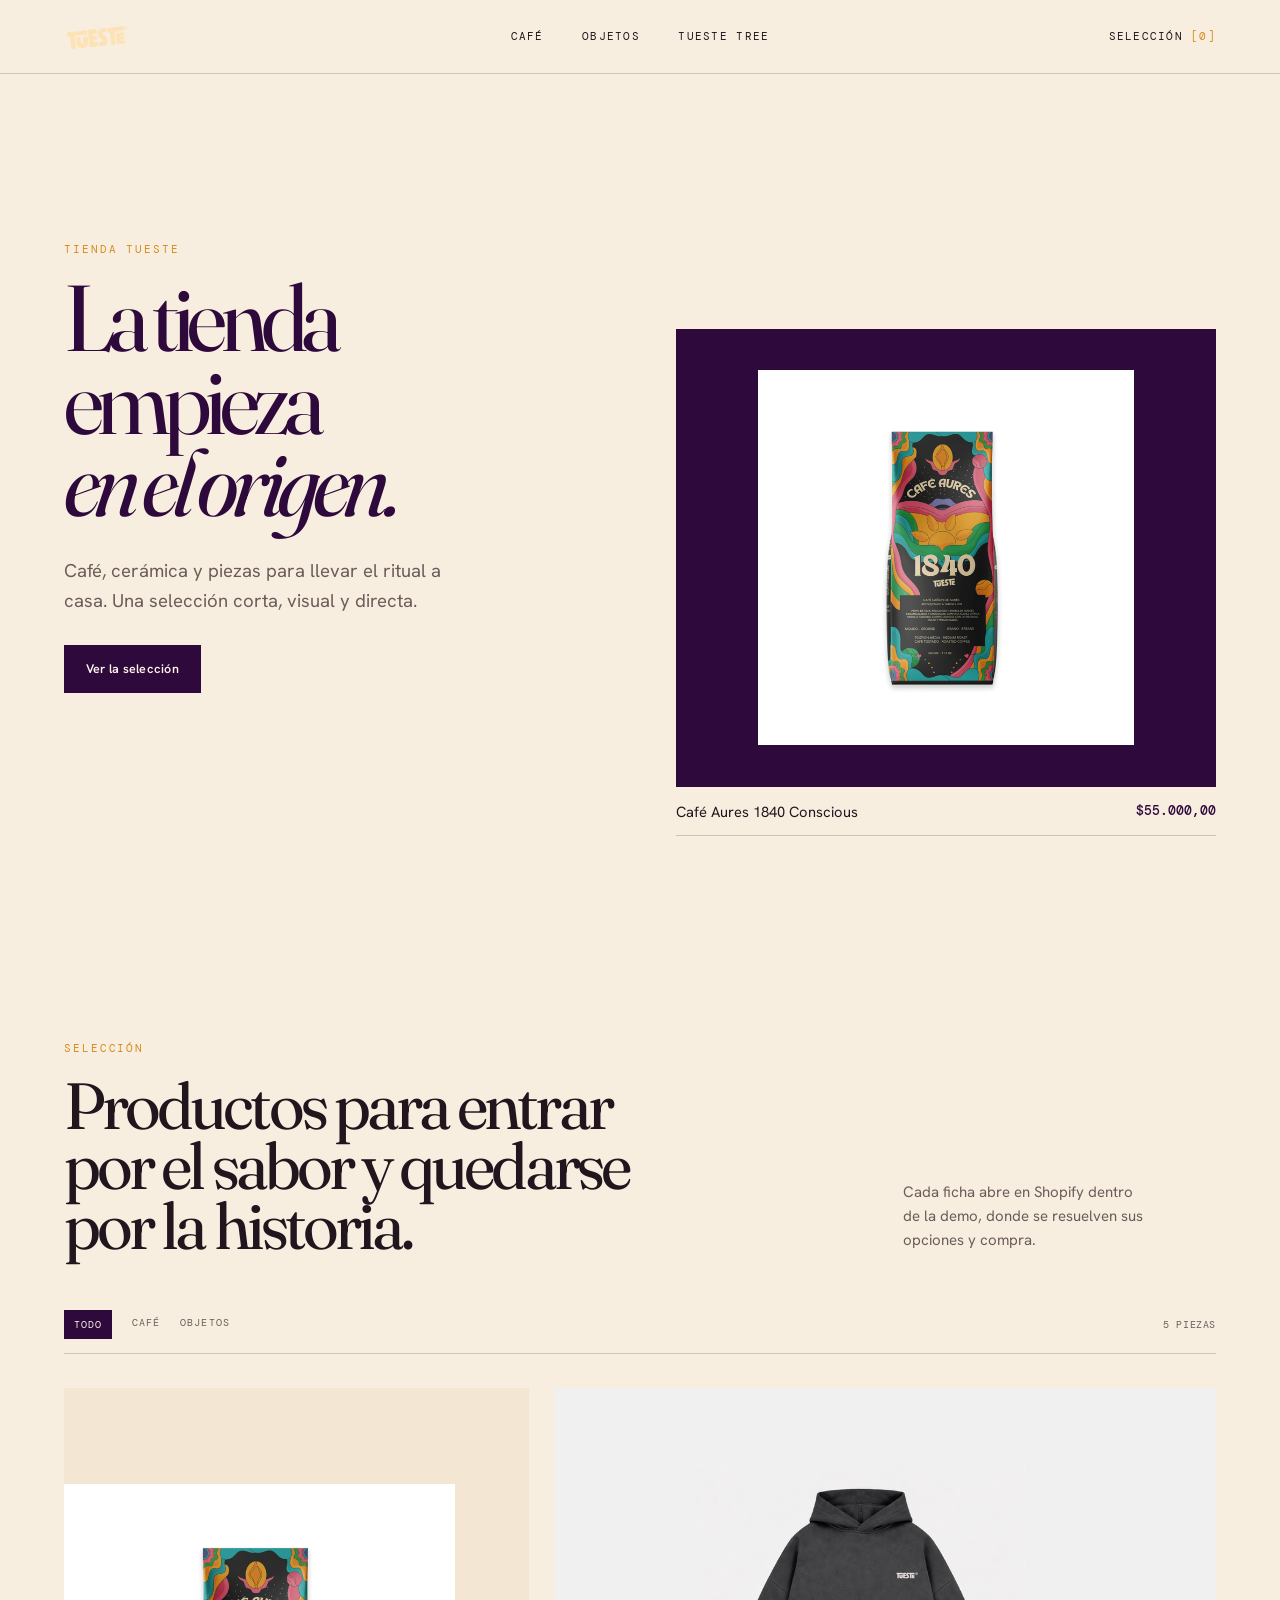
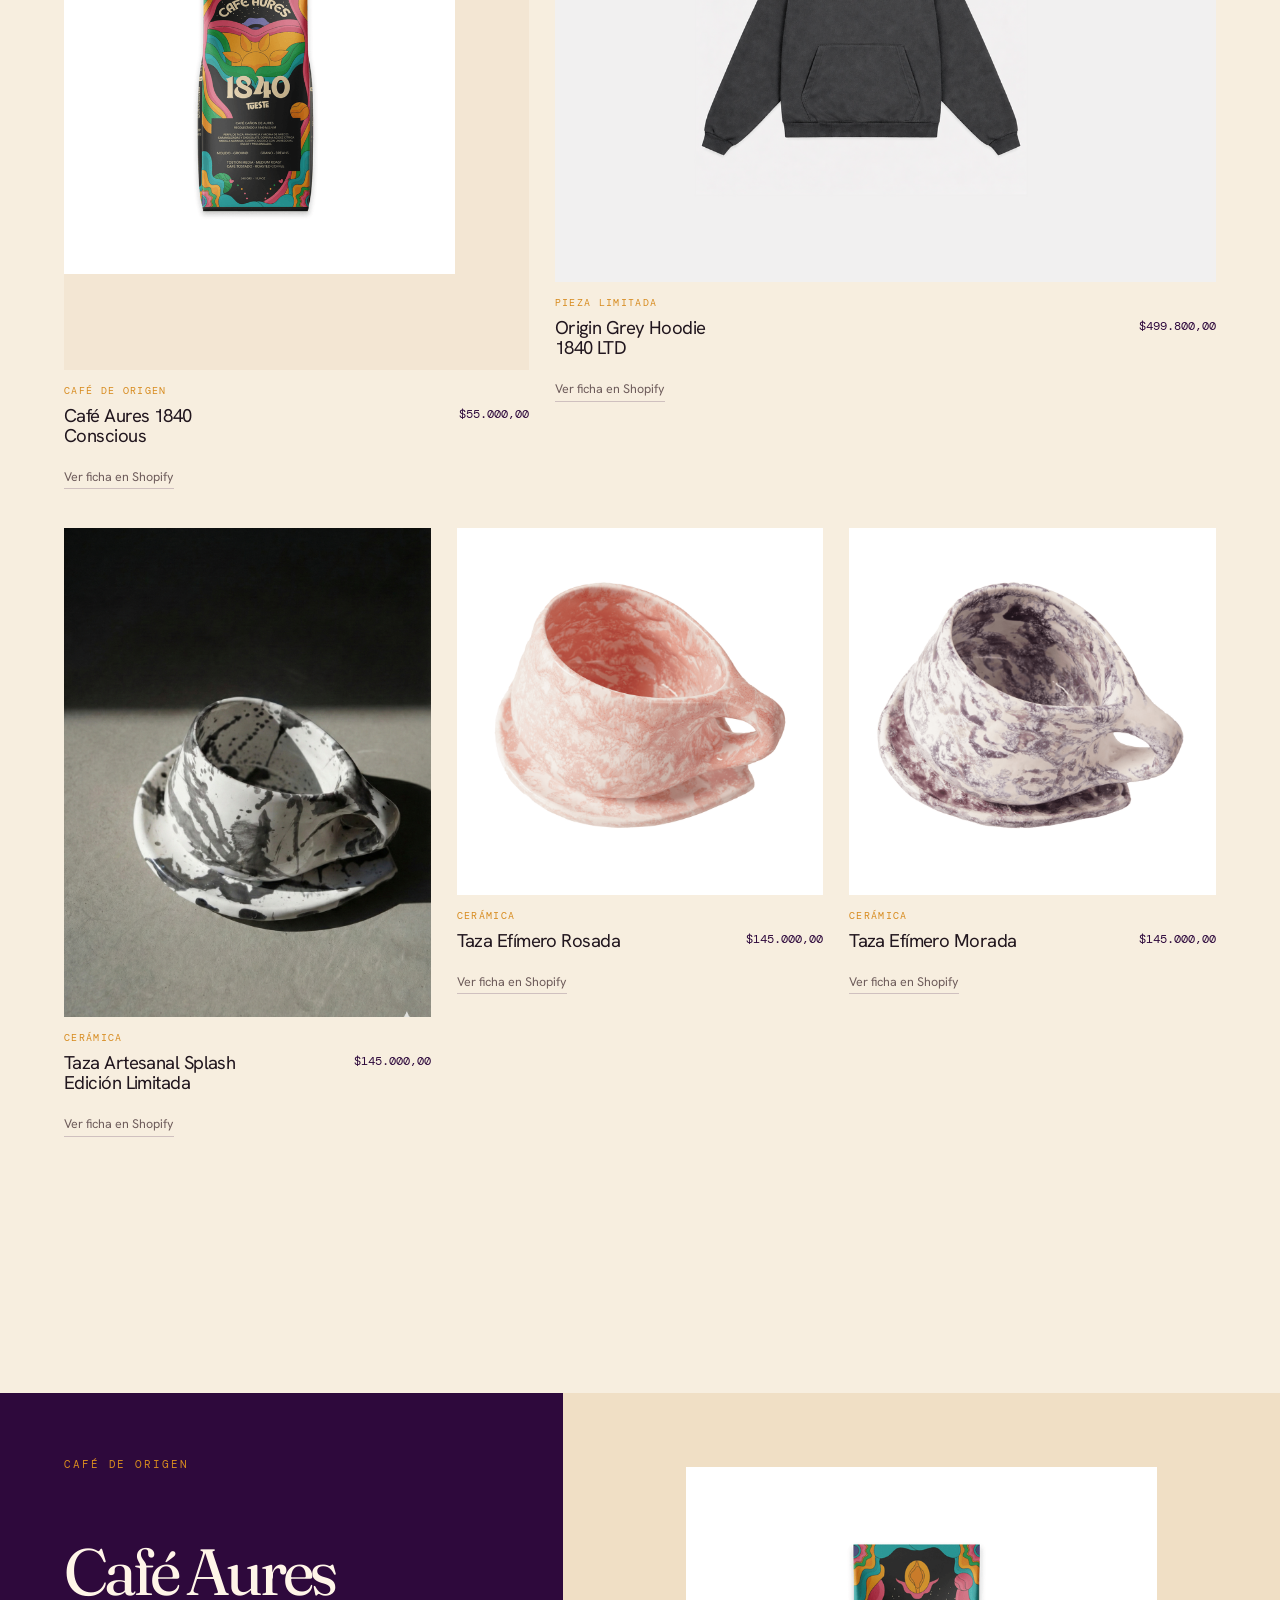
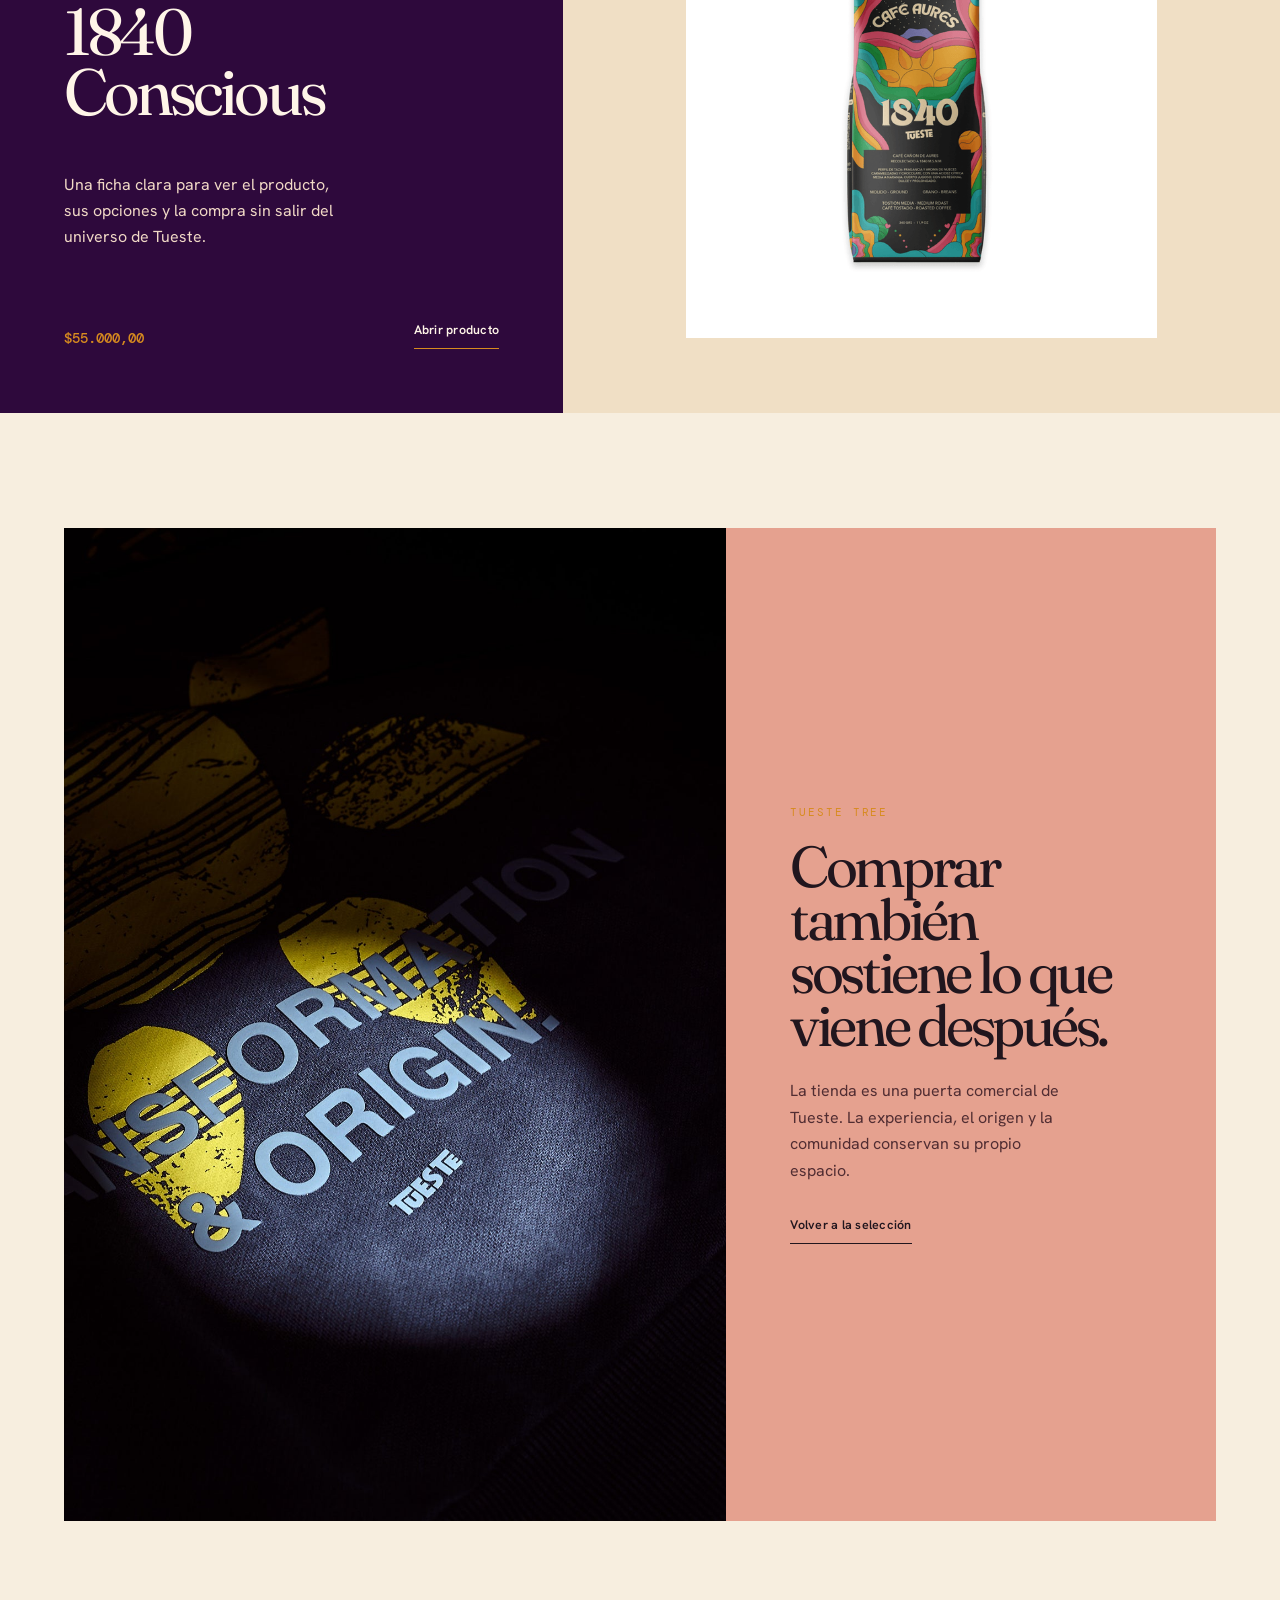
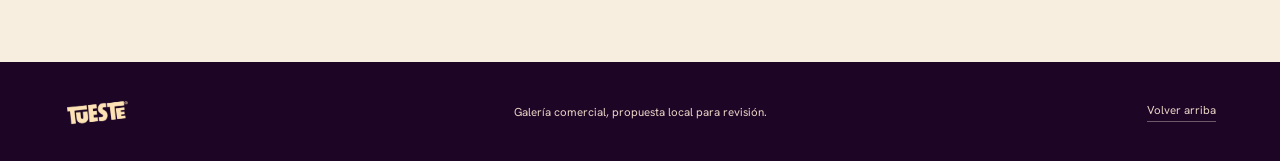
<file: mirror/galeria-comercial/index.html>
<!doctype html>
<html lang="es">
  <head>
    <meta charset="utf-8">
    <meta name="viewport" content="width=device-width, initial-scale=1">
    <meta name="description" content="Propuesta local de galería comercial para Tueste.">
    <title>Tueste | Galería comercial</title>
    <link rel="preconnect" href="https://fonts.googleapis.com">
    <link rel="preconnect" href="https://fonts.gstatic.com" crossorigin>
    <link href="https://fonts.googleapis.com/css2?family=DM+Mono:wght@400;500&family=Fraunces:opsz,SOFT,WONK,wght@9..144,0,0,300..700;9..144,0,0,400..700;9..144,0,1,300..700&family=Hanken+Grotesk:wght@400;500;600;700&display=swap" rel="stylesheet">
    <link rel="stylesheet" href="styles.css">
    <script src="script.js" defer></script>
  </head>
  <body>
    <header class="site-header">
      <a class="brand" href="#inicio" aria-label="Tueste, inicio">
        <img src="../assets/logo.png" alt="Tueste">
      </a>

      <nav class="site-nav" aria-label="Principal">
        <a href="https://h16caz-bz.myshopify.com/collections/cafes?preview_theme_id=191607144736">Café</a>
        <a href="https://h16caz-bz.myshopify.com/collections/piezas-limitadas?preview_theme_id=191607144736">Objetos</a>
        <a href="#historia">Tueste Tree</a>
      </nav>

      <a class="cart-link" href="#coleccion">Selección <span aria-hidden="true">[0]</span></a>
    </header>

    <main id="inicio">
      <section class="opening" aria-labelledby="opening-title">
        <div class="opening__copy">
          <p class="kicker">Tienda Tueste</p>
          <h1 id="opening-title">La tienda empieza<br><em>en el origen.</em></h1>
          <p class="opening__lead">Café, cerámica y piezas para llevar el ritual a casa. Una selección corta, visual y directa.</p>
          <a class="action action--ink" href="#coleccion">Ver la selección</a>
        </div>

        <a class="opening__product" href="https://h16caz-bz.myshopify.com/products/cafe-aures-1840-conscious?preview_theme_id=191607144736" aria-label="Ver ficha de Café Aures 1840 Conscious en Shopify">
          <div class="opening__product-image">
            <img src="../assets/cafe-1840.png" alt="Empaque Café Aures 1840 Conscious de Tueste">
          </div>
          <div class="product-caption">
            <span>Café Aures 1840 Conscious</span>
            <strong>$55.000,00</strong>
          </div>
        </a>
      </section>

      <section class="collection" id="coleccion" aria-labelledby="collection-title">
        <div class="collection__heading">
          <div>
            <p class="kicker">Selección</p>
            <h2 id="collection-title">Productos para entrar<br>por el sabor y quedarse por la historia.</h2>
          </div>
          <p class="collection__intro">Cada ficha abre en Shopify dentro de la demo, donde se resuelven sus opciones y compra.</p>
        </div>

        <div class="filter-row" aria-label="Filtrar productos">
          <button class="filter is-active" type="button" data-filter="all" aria-pressed="true">Todo</button>
          <button class="filter" type="button" data-filter="cafe" aria-pressed="false">Café</button>
          <button class="filter" type="button" data-filter="objetos" aria-pressed="false">Objetos</button>
          <p class="filter-count" aria-live="polite"><span data-count>5</span> piezas</p>
        </div>

        <div class="product-grid">
          <article class="product product--coffee" data-category="cafe">
            <a class="product__image product__image--coffee" href="https://h16caz-bz.myshopify.com/products/cafe-aures-1840-conscious?preview_theme_id=191607144736">
              <img src="../assets/cafe-1840.png" alt="Empaque Café Aures 1840 Conscious de Tueste">
            </a>
            <div class="product__details">
              <p class="product__type">Café de origen</p>
              <div class="product__name-line">
                <h3>Café Aures 1840 Conscious</h3>
                <p>$55.000,00</p>
              </div>
              <a class="text-link" href="https://h16caz-bz.myshopify.com/products/cafe-aures-1840-conscious?preview_theme_id=191607144736">Ver ficha en Shopify</a>
            </div>
          </article>

          <article class="product product--hoodie" data-category="objetos">
            <a class="product__image product__image--hoodie" href="https://h16caz-bz.myshopify.com/products/origin-grey-hoodie-n%C2%BA-1840-ltd?preview_theme_id=191607144736">
              <img src="../assets/hoodie.png" alt="Origin Grey Hoodie 1840 LTD de Tueste">
            </a>
            <div class="product__details">
              <p class="product__type">Pieza limitada</p>
              <div class="product__name-line">
                <h3>Origin Grey Hoodie 1840 LTD</h3>
                <p>$499.800,00</p>
              </div>
              <a class="text-link" href="https://h16caz-bz.myshopify.com/products/origin-grey-hoodie-n%C2%BA-1840-ltd?preview_theme_id=191607144736">Ver ficha en Shopify</a>
            </div>
          </article>

          <article class="product product--splash" data-category="objetos">
            <a class="product__image product__image--splash" href="https://h16caz-bz.myshopify.com/products/taza-artesanal-splash-edicion-limitada?preview_theme_id=191607144736">
              <img src="../assets/taza-splash.png" alt="Taza Artesanal Splash Edición Limitada">
            </a>
            <div class="product__details">
              <p class="product__type">Cerámica</p>
              <div class="product__name-line">
                <h3>Taza Artesanal Splash Edición Limitada</h3>
                <p>$145.000,00</p>
              </div>
              <a class="text-link" href="https://h16caz-bz.myshopify.com/products/taza-artesanal-splash-edicion-limitada?preview_theme_id=191607144736">Ver ficha en Shopify</a>
            </div>
          </article>

          <article class="product product--pink" data-category="objetos">
            <a class="product__image product__image--pink" href="https://h16caz-bz.myshopify.com/products/taza-efimero-rosada?preview_theme_id=191607144736">
              <img src="../assets/taza-rosada.png" alt="Taza Efímero Rosada">
            </a>
            <div class="product__details">
              <p class="product__type">Cerámica</p>
              <div class="product__name-line">
                <h3>Taza Efímero Rosada</h3>
                <p>$145.000,00</p>
              </div>
              <a class="text-link" href="https://h16caz-bz.myshopify.com/products/taza-efimero-rosada?preview_theme_id=191607144736">Ver ficha en Shopify</a>
            </div>
          </article>

          <article class="product product--violet" data-category="objetos">
            <a class="product__image product__image--violet" href="https://h16caz-bz.myshopify.com/products/taza-efimero-morada?preview_theme_id=191607144736">
              <img src="../assets/taza-morada.png" alt="Taza Efímero Morada">
            </a>
            <div class="product__details">
              <p class="product__type">Cerámica</p>
              <div class="product__name-line">
                <h3>Taza Efímero Morada</h3>
                <p>$145.000,00</p>
              </div>
              <a class="text-link" href="https://h16caz-bz.myshopify.com/products/taza-efimero-morada?preview_theme_id=191607144736">Ver ficha en Shopify</a>
            </div>
          </article>
        </div>
      </section>

      <section class="feature" aria-labelledby="feature-title">
        <div class="feature__copy">
          <p class="kicker">Café de origen</p>
          <h2 id="feature-title">Café Aures 1840 Conscious</h2>
          <p>Una ficha clara para ver el producto, sus opciones y la compra sin salir del universo de Tueste.</p>
          <div class="feature__bottom">
            <strong>$55.000,00</strong>
            <a class="action action--line" href="https://h16caz-bz.myshopify.com/products/cafe-aures-1840-conscious?preview_theme_id=191607144736">Abrir producto</a>
          </div>
        </div>
        <a class="feature__image" href="https://h16caz-bz.myshopify.com/products/cafe-aures-1840-conscious?preview_theme_id=191607144736">
          <img src="../assets/cafe-1840.png" alt="Empaque Café Aures 1840 Conscious de Tueste">
        </a>
      </section>

      <section class="story" id="historia" aria-labelledby="story-title">
        <div class="story__image">
          <img src="../assets/adopta-arbol.jpg" alt="Paisaje cafetero asociado a Tueste Tree">
        </div>
        <div class="story__copy">
          <p class="kicker">Tueste Tree</p>
          <h2 id="story-title">Comprar también sostiene lo que viene después.</h2>
          <p>La tienda es una puerta comercial de Tueste. La experiencia, el origen y la comunidad conservan su propio espacio.</p>
          <a class="action action--line" href="#coleccion">Volver a la selección</a>
        </div>
      </section>
    </main>

    <footer class="site-footer">
      <img src="../assets/logo.png" alt="Tueste">
      <p>Galería comercial, propuesta local para revisión.</p>
      <a href="#inicio">Volver arriba</a>
    </footer>
  </body>
</html>
</file>
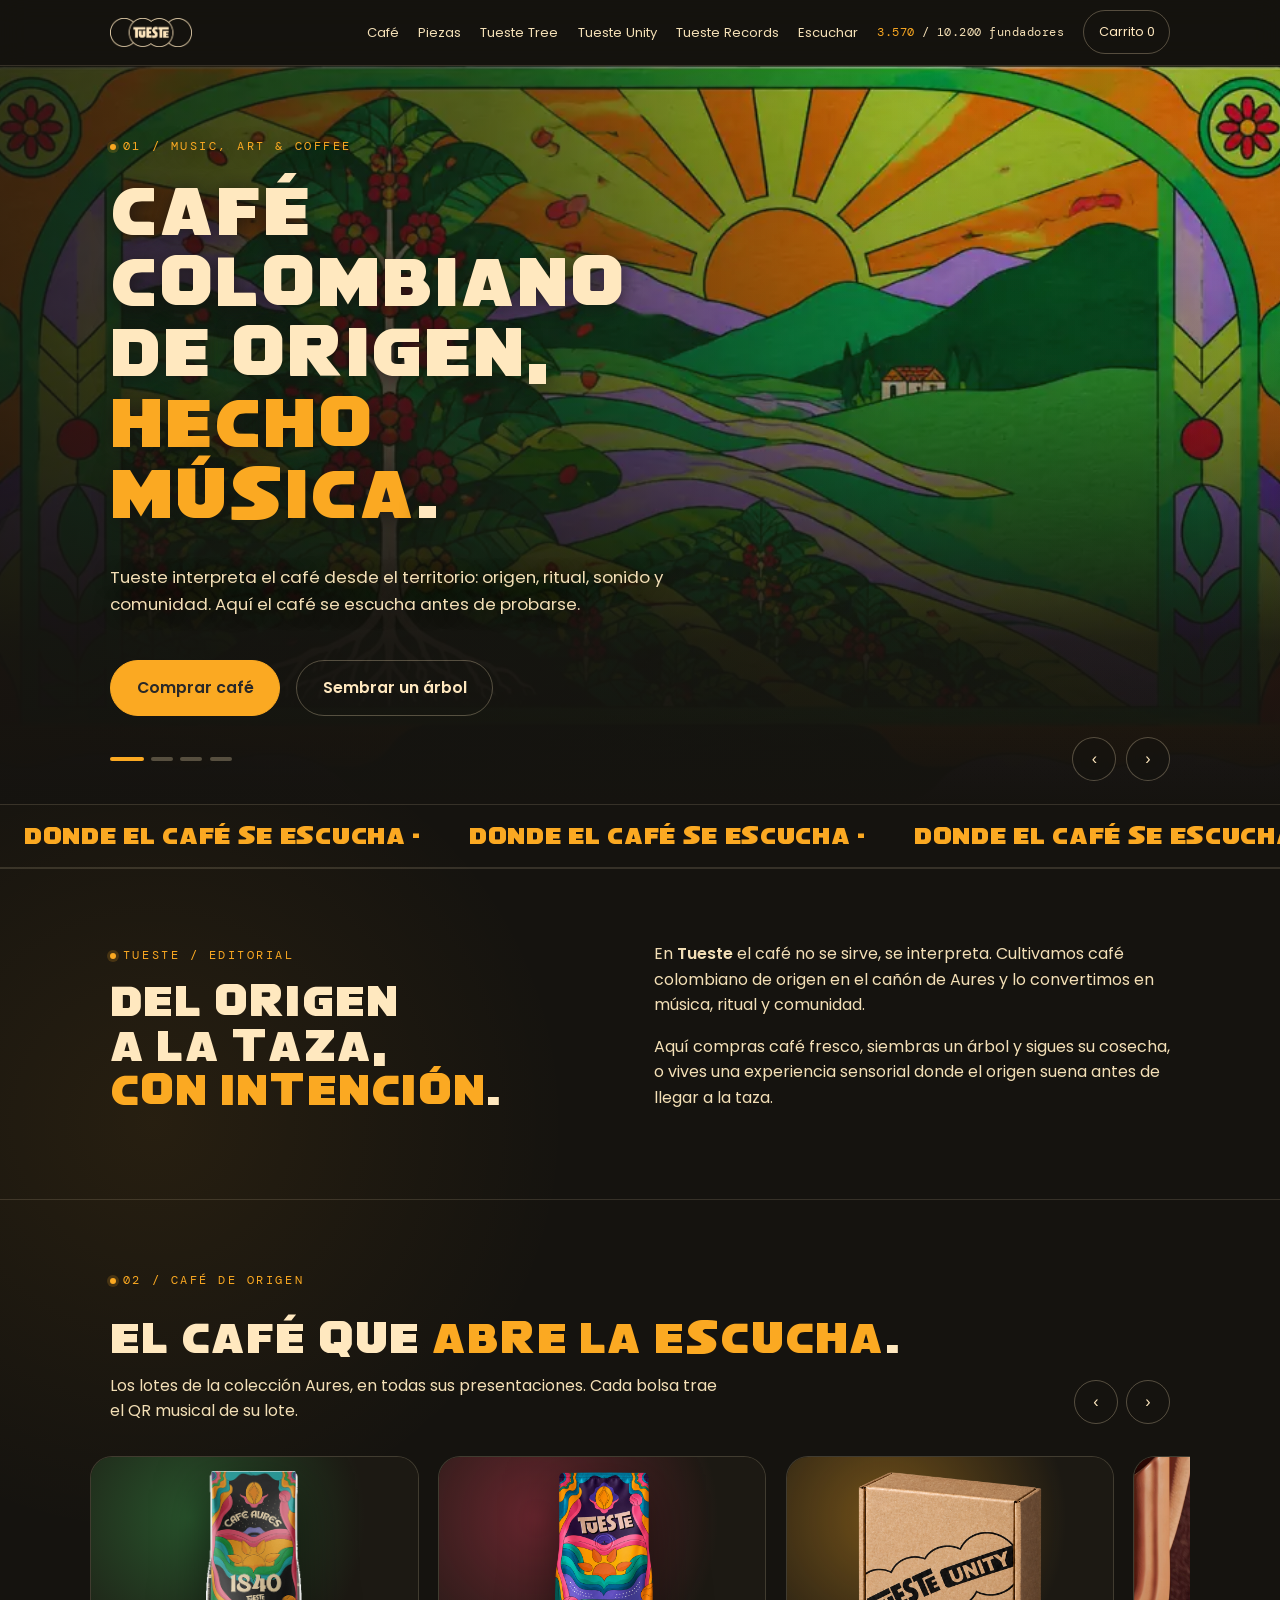
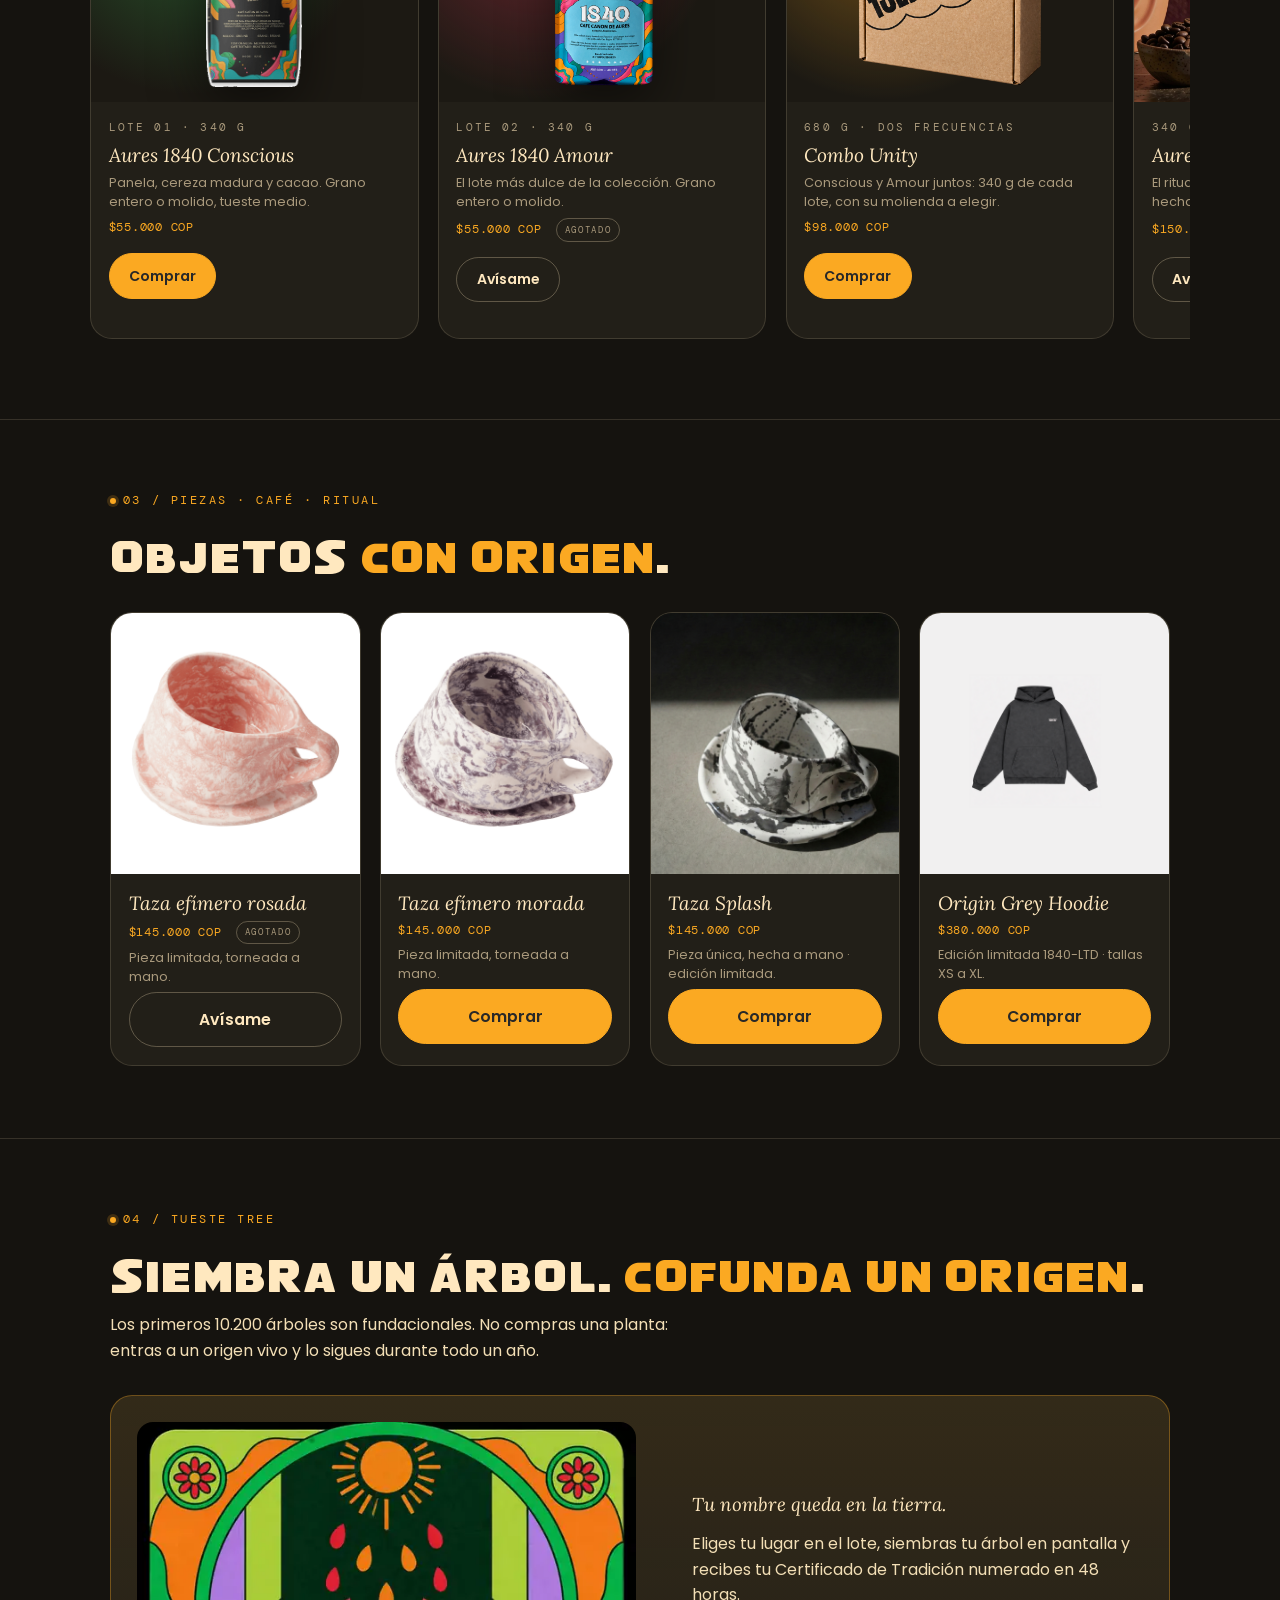
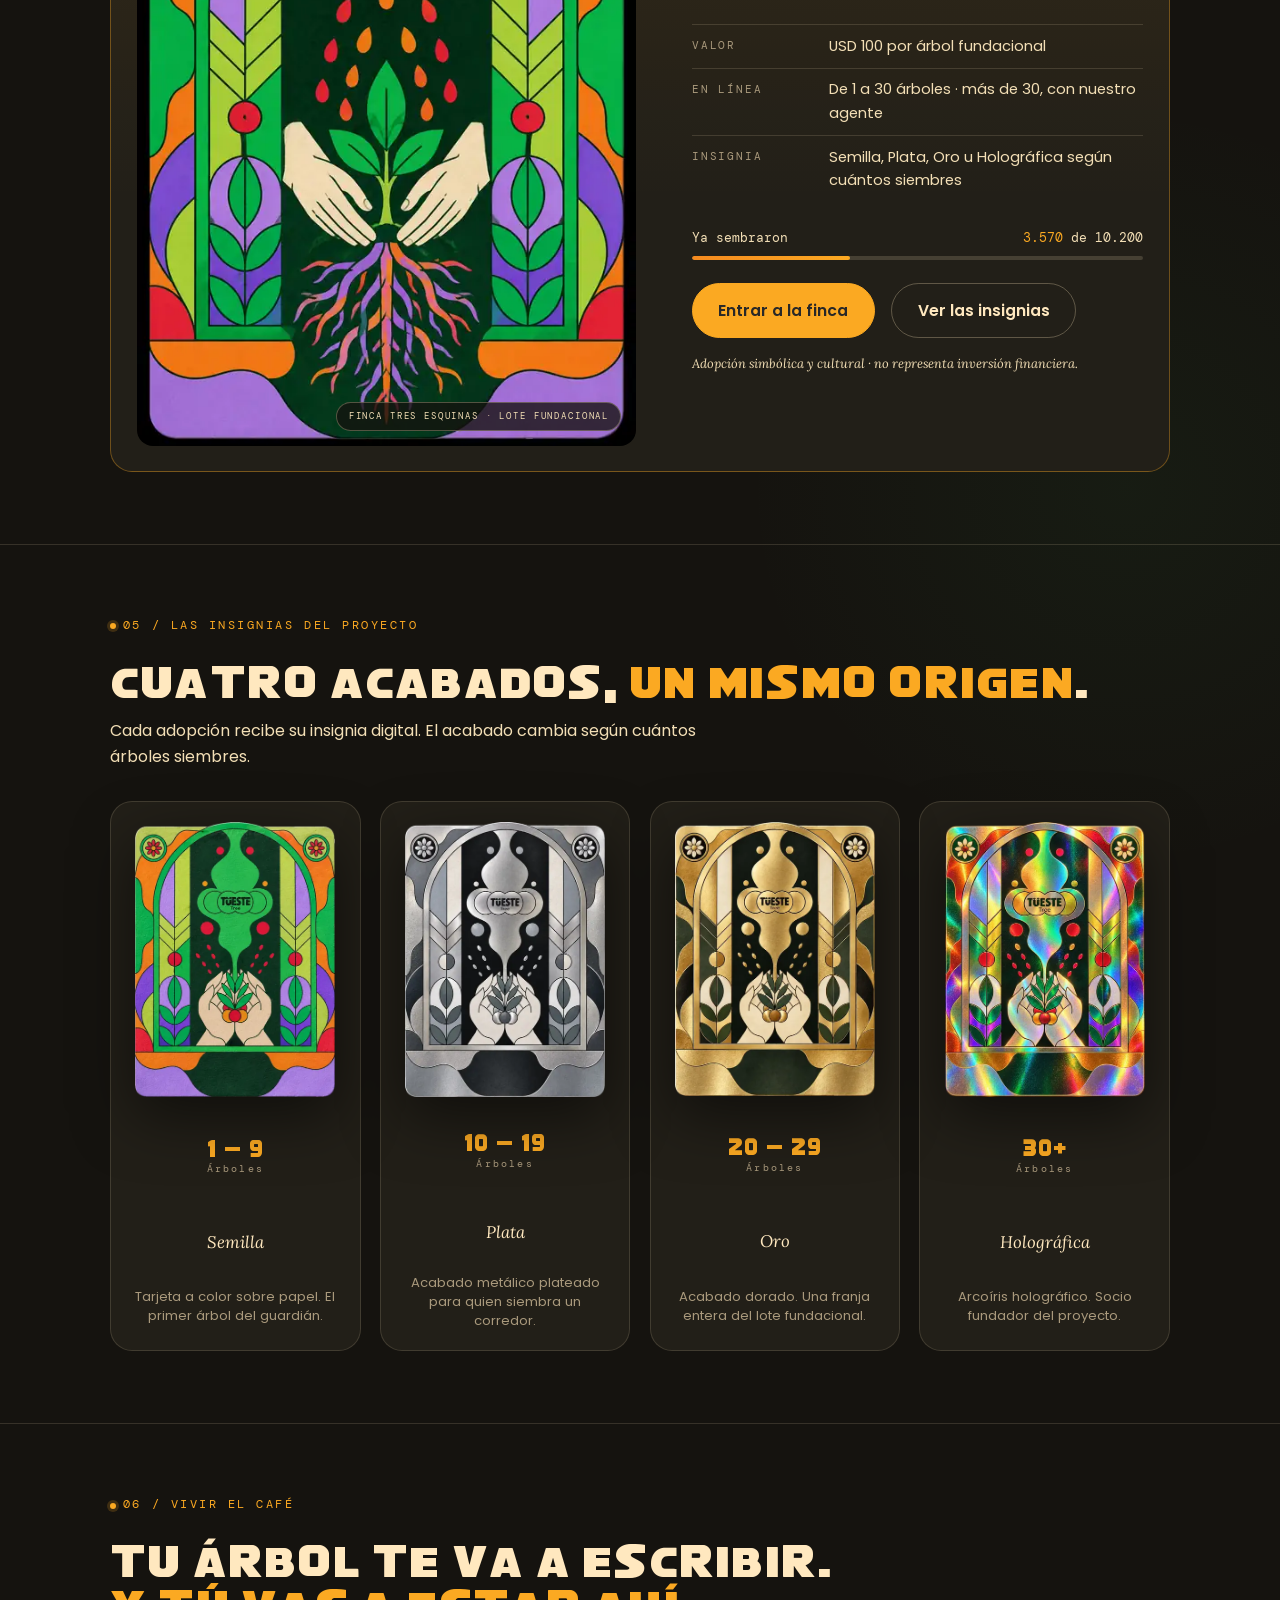
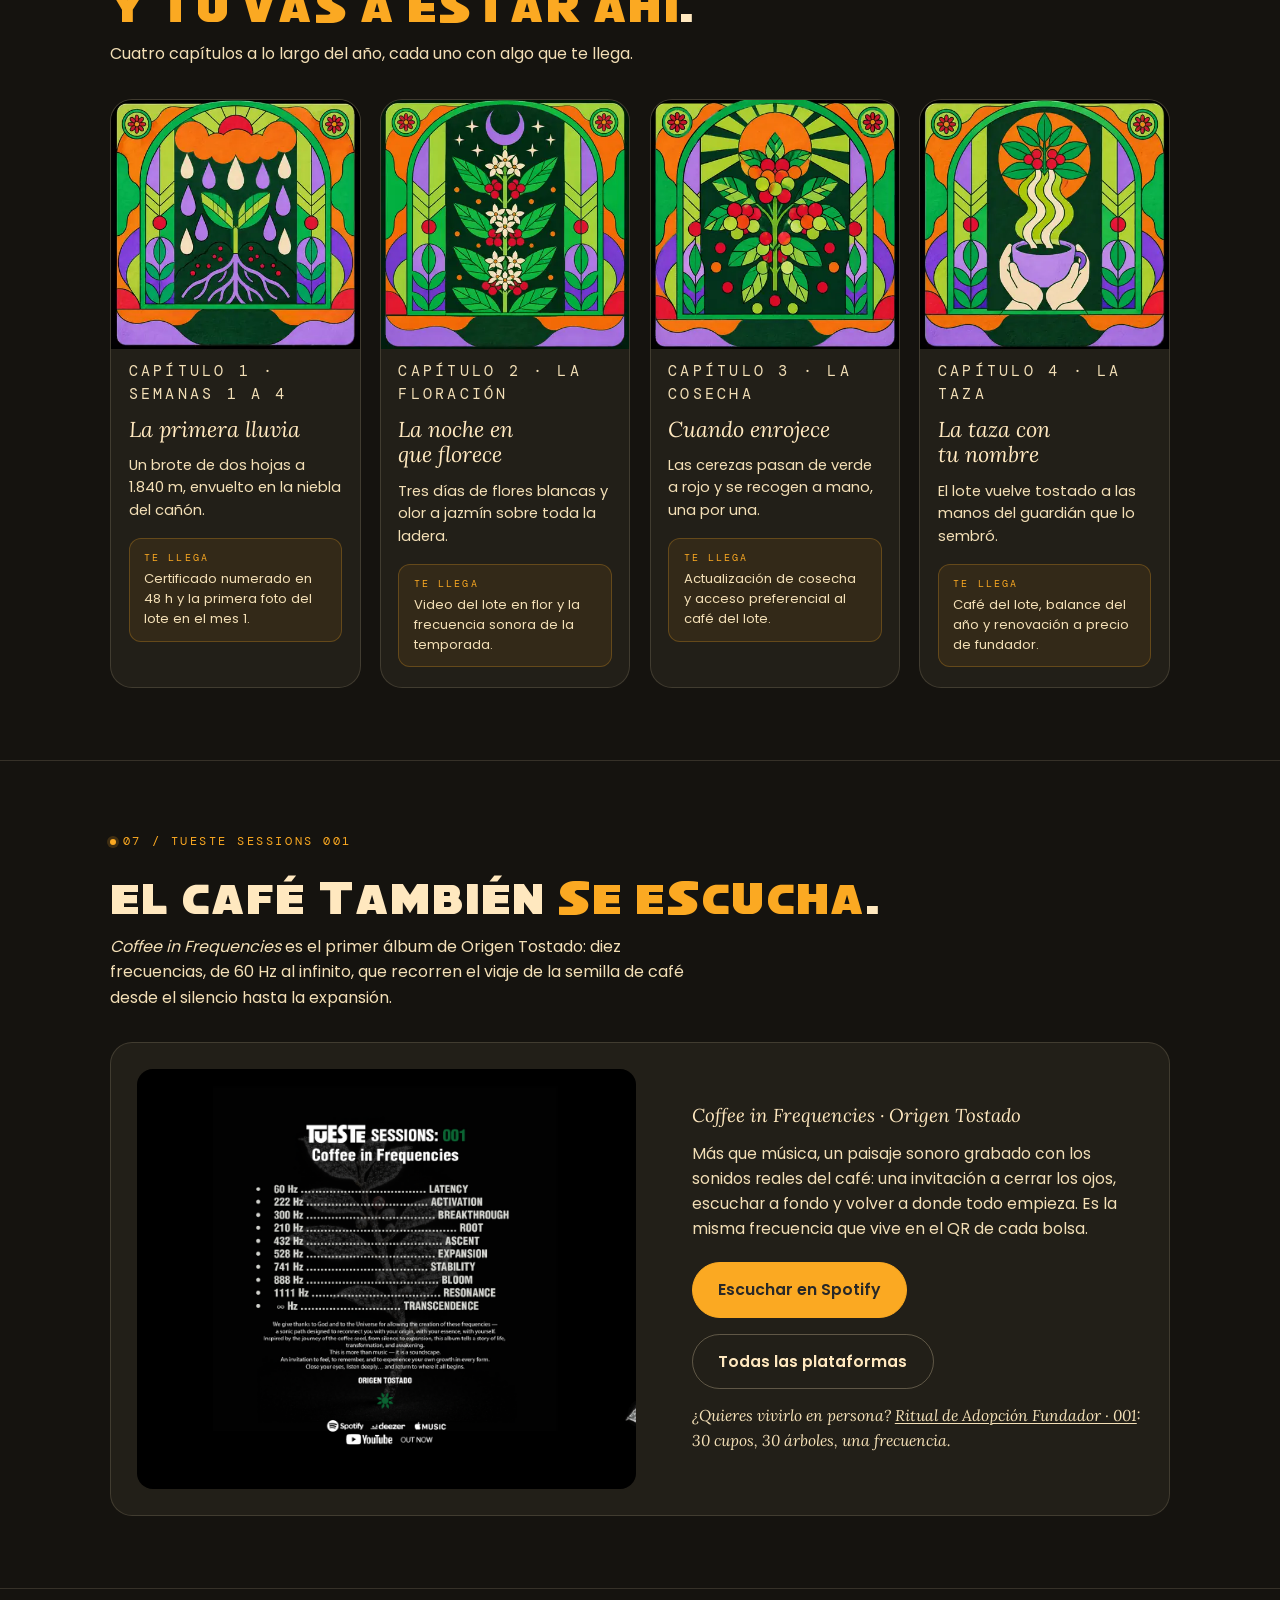
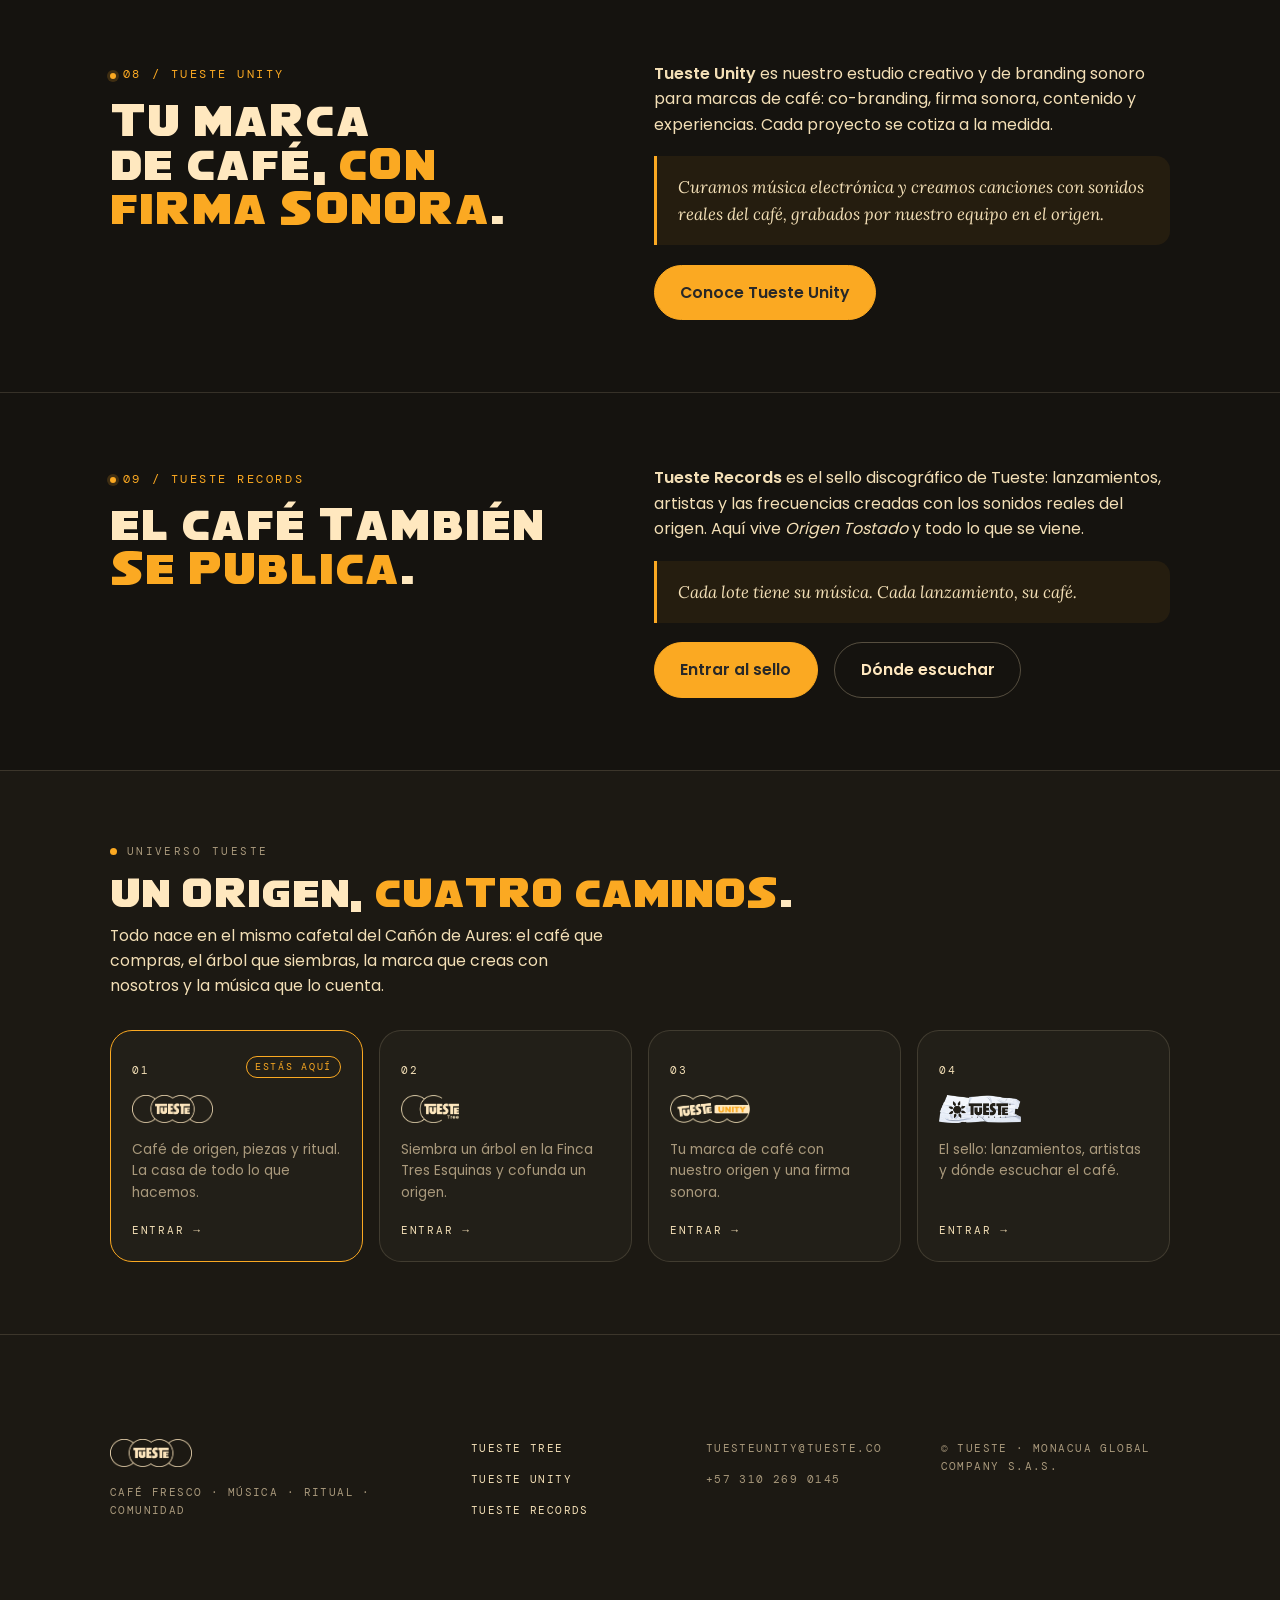
<file: preview/tienda-editorial.html>
<!doctype html>
<html lang="es">
  <head>
    <meta charset="utf-8">
    <meta name="viewport" content="width=device-width, initial-scale=1, viewport-fit=cover">
    <meta name="description" content="Tueste · café colombiano de origen, música, ritual y comunidad.">
    <title>Tueste · Tienda editorial</title>
    <link rel="stylesheet" href="../assets/tienda-editorial.css">
    <style>
      @font-face{font-family:"Tueste Typeface";src:url("../assets/tueste-typeface.ttf") format("truetype");font-weight:700;font-display:swap}
      @font-face{font-family:"Poppins";src:url("../assets/poppins-regular.ttf") format("truetype");font-weight:400;font-display:swap}
      @font-face{font-family:"Poppins";src:url("../assets/poppins-semibold.ttf") format("truetype");font-weight:600;font-display:swap}
      @font-face{font-family:"Archivo Black";src:url("../assets/archivo-black.ttf") format("truetype");font-weight:900;font-display:swap}
      @font-face{font-family:"Lora";src:url("../assets/lora-italic.ttf") format("truetype");font-style:italic;font-weight:400 600;font-display:swap}
      @font-face{font-family:"DM Mono";src:url("../assets/dm-mono-regular.ttf") format("truetype");font-weight:400;font-display:swap}
      html{scroll-behavior:smooth}
      body{margin:0;background:#15130f;color:#ffe8bf;-webkit-font-smoothing:antialiased}
    </style>
  </head>
  <body class="te-preview">
    
<style id="tu-css">
/* ---- Universo Tueste · bloque de navegación común entre tienda, Tree, Unity y Records ---- */
.tu-universe{
  --tu-bg:#1C1913;--tu-surface:#221F18;--tu-line:rgba(255,232,191,.14);--tu-line2:rgba(255,232,191,.28);
  --tu-fg:#FFE8BF;--tu-fg2:#F3DFB6;--tu-muted:#A9997C;--tu-accent:#FBA922;--tu-radius:22px;
  --tu-disp:"Tueste Typeface","Archivo Black","Poppins",sans-serif;--tu-mono:"DM Mono",ui-monospace,monospace;--tu-sans:"Poppins",system-ui,sans-serif;
  --tu-max:1100px;--tu-gutter:20px;
  font-family:var(--tu-sans);color:var(--tu-fg);-webkit-font-smoothing:antialiased;box-sizing:border-box}
.tu-universe *{box-sizing:border-box}
.tu-universe[data-theme="records"]{
  --tu-bg:#0E0F11;--tu-surface:#141517;--tu-line:#26282C;--tu-line2:#34373D;--tu-fg:#ECE8E0;--tu-fg2:#ECE8E0;--tu-muted:#9A9B9F;--tu-accent:#C29A55;--tu-radius:0;--tu-max:1240px;--tu-gutter:clamp(16px,4vw,48px)}
.tu-wrap{width:min(var(--tu-max),100%);margin-inline:auto;padding-inline:var(--tu-gutter)}
.tu-universe{background:var(--tu-bg);border-top:1px solid var(--tu-line);padding-block:clamp(3rem,7vw,4.5rem)}
.tu-universe .tu-kicker{display:flex;align-items:center;gap:.6rem;font-family:var(--tu-mono);font-size:.7rem;letter-spacing:.22em;text-transform:uppercase;color:var(--tu-muted);margin:0 0 .8rem}
.tu-universe .tu-kicker::before{content:"";width:7px;height:7px;border-radius:50%;background:var(--tu-accent)}
.tu-universe h2{margin:0 0 .6rem;font-family:var(--tu-disp);font-weight:700;text-transform:uppercase;font-size:clamp(1.5rem,3.6vw,2.4rem);line-height:1.05;letter-spacing:.01em;color:var(--tu-fg)}
.tu-universe h2 em{font-style:normal;color:var(--tu-accent)}
.tu-universe .tu-intro{margin:0 0 2rem;color:var(--tu-fg2);max-width:56ch;font-size:.98rem;line-height:1.6}
.tu-universe .tu-grid{display:grid;grid-template-columns:repeat(4,1fr);gap:1rem}
.tu-universe .tu-card{display:flex;flex-direction:column;gap:.7rem;padding:1.4rem 1.3rem 1.3rem;background:var(--tu-surface);border:1px solid var(--tu-line);border-radius:var(--tu-radius);text-decoration:none;color:inherit;position:relative;transition:border-color .25s,transform .25s}
.tu-universe .tu-card:hover{border-color:var(--tu-line2);transform:translateY(-3px)}
.tu-universe .tu-card .tu-n{font-family:var(--tu-mono);font-size:.66rem;letter-spacing:.2em;color:var(--tu-muted);display:flex;justify-content:space-between;align-items:center;min-height:1.4rem}
.tu-universe .tu-card .tu-n b{font-weight:500;color:var(--tu-accent);font-size:.6rem;letter-spacing:.18em;text-transform:uppercase;border:1px solid var(--tu-accent);border-radius:999px;padding:.15rem .5rem;display:none}
.tu-universe .tu-card.is-here .tu-n b{display:inline-block}
.tu-universe .tu-card.is-here{border-color:var(--tu-accent)}
.tu-universe .tu-card .tu-logo{height:32px;display:flex;align-items:center;margin:.1rem 0 .2rem}
.tu-universe .tu-card .tu-logo img{height:28px;width:auto;max-width:100%;display:block;object-fit:contain}
.tu-universe .tu-card p{margin:0;color:var(--tu-muted);font-size:.86rem;line-height:1.55;flex:1}
.tu-universe .tu-card span{font-family:var(--tu-mono);font-size:.7rem;letter-spacing:.16em;text-transform:uppercase;color:var(--tu-fg2);margin-top:.5rem}
.tu-universe .tu-card:hover span{color:var(--tu-accent)}
@media (max-width:900px){.tu-universe .tu-grid{grid-template-columns:1fr 1fr}}
@media (max-width:480px){.tu-universe .tu-grid{grid-template-columns:1fr}.tu-universe .tu-card{padding:1.1rem 1.1rem 1rem}}
@media (prefers-reduced-motion:reduce){.tu-universe .tu-card{transition:none}}
</style>
<header class="te-preview__header">
      <div class="te-preview__wrap te-preview__header-inner">
        <a class="te-preview__brand" href="#inicio" aria-label="Tueste, inicio"><img class="te-preview__brand-logo" src="../assets/tueste-logo-glass.png" alt="Tueste" width="700" height="242"></a>
        <nav class="te-preview__nav" aria-label="Navegación principal">
          <a href="#cafe">Café</a>
          <a href="#piezas">Piezas</a>
          <a href="#tree">Tueste Tree</a>
          <a data-tu="unity" href="./tueste-unity-landing-offline.html">Tueste Unity</a>
          <a data-tu="records" href="./tueste-records-landing-offline.html">Tueste Records</a>
          <a href="#ritual">Escuchar</a>
          <span class="te-preview__bar-count"><b data-taken>3.570</b> / 10.200 fundadores</span>
          <button class="te-preview__cart-button" type="button" data-cart-open>Carrito 0</button>
        </nav>
      </div>
    </header>

    <main id="inicio">
      <!-- HERO · carrusel -->
      <section class="te-preview__hero" data-hero aria-roledescription="carrusel" aria-label="Tueste en portada">
        <article class="te-preview__slide is-active" data-slide aria-label="1 de 4 · Origen">
          <div class="te-preview__hero-bg" style="background-image:url('../assets/tueste-tree-hero-vitral.webp')" aria-hidden="true"></div>
          <div class="te-preview__wrap te-preview__hero-copy">
            <span class="te-preview__eyebrow">01 / Music, art &amp; coffee</span>
            <h1>Café colombiano de origen, <em>hecho música</em>.</h1>
            <p class="te-preview__lead">Tueste interpreta el café desde el territorio: origen, ritual, sonido y comunidad. Aquí el café se escucha antes de probarse.</p>
            <div class="te-preview__actions">
              <a class="te-preview__button" href="#cafe">Comprar café</a>
              <a class="te-preview__button te-preview__button--secondary" href="#tree">Sembrar un árbol</a>
            </div>
          </div>
        </article>

        <article class="te-preview__slide" data-slide aria-label="2 de 4 · Tueste Tree">
          <div class="te-preview__hero-bg" style="background-image:url('../assets/tueste-tree-siembra-vitral.webp');background-position:center 45%" aria-hidden="true"></div>
          <div class="te-preview__wrap te-preview__hero-copy">
            <span class="te-preview__eyebrow">02 / Tueste Tree</span>
            <h1>Siembra un árbol. <em>Cofunda un origen</em>.</h1>
            <p class="te-preview__lead">Los primeros 10.200 árboles son fundacionales. Eliges tu lugar en el lote, lo siembras y sigues su año completo.</p>
            <div class="te-preview__actions">
              <a class="te-preview__button" data-tu="tree" href="./tueste-tree-landing-offline.html">Entrar a la finca</a>
              <a class="te-preview__button te-preview__button--secondary" href="#insignias">Ver las insignias</a>
            </div>
            <div class="te-preview__founders">
              <div class="te-preview__founders-num"><span>Fundadores de Tueste Tree</span><span><b data-taken>3.570</b> de 10.200</span></div>
              <div class="te-preview__meter"><i data-meter style="width:0"></i></div>
            </div>
          </div>
        </article>

        <article class="te-preview__slide te-preview__slide--banner" data-slide aria-label="3 de 4 · Piezas limitadas">
          <div class="te-preview__hero-bg" style="background-image:url('../assets/banner_hodie.png');background-position:center 50%" aria-hidden="true"></div>
          <div class="te-preview__wrap te-preview__hero-copy">
            <span class="te-preview__eyebrow">03 / Piezas limitadas</span>
            <div class="te-preview__actions">
              <a class="te-preview__button" href="https://tueste.co/products/origin-grey-hoodie-n%C2%BA-1840-ltd">Comprar el hoodie</a>
              <a class="te-preview__button te-preview__button--secondary" href="#piezas">Ver todas las piezas</a>
            </div>
          </div>
        </article>

        <article class="te-preview__slide te-preview__slide--banner" data-slide aria-label="4 de 4 · Tueste Selection">
          <div class="te-preview__hero-bg" style="background-image:url('../assets/banner_lanzamiento.png');background-position:center 50%" aria-hidden="true"></div>
          <div class="te-preview__wrap te-preview__hero-copy">
            <span class="te-preview__eyebrow">04 / Tueste Selection · Tueste Records</span>
            <div class="te-preview__actions">
              <a class="te-preview__button" data-tu="records" data-tu-hash="#lanzamientos" href="./tueste-records-landing-offline.html">Ver el lanzamiento</a>
              <a class="te-preview__button te-preview__button--secondary" data-tu="records" href="./tueste-records-landing-offline.html">Entrar al sello</a>
            </div>
          </div>
        </article>

        <div class="te-preview__hero-controls">
          <div class="te-preview__hero-dots" data-hero-dots role="tablist" aria-label="Diapositivas"></div>
          <button class="te-preview__hero-arrow" type="button" data-hero-prev aria-label="Anterior">‹</button>
          <button class="te-preview__hero-arrow" type="button" data-hero-next aria-label="Siguiente">›</button>
        </div>
      </section>

      <!-- MARQUEE -->
      <div class="te-preview__marquee" aria-label="Donde el café se escucha">
        <div class="te-preview__marquee-track">
          <span>Donde el café se escucha · </span>
          <span aria-hidden="true">Donde el café se escucha · </span>
          <span aria-hidden="true">Donde el café se escucha · </span>
          <span aria-hidden="true">Donde el café se escucha · </span>
        </div>
      </div>

      <!-- INTRO -->
      <section class="te-preview__section">
        <div class="te-preview__wrap te-preview__intro te-preview__reveal">
          <div>
            <span class="te-preview__eyebrow">Tueste / Editorial</span>
            <h2>Del origen a la taza, <em>con intención</em>.</h2>
          </div>
          <div>
            <p>En <strong>Tueste</strong> el café no se sirve, se interpreta. Cultivamos café colombiano de origen en el cañón de Aures y lo convertimos en música, ritual y comunidad.</p>
            <p>Aquí compras café fresco, siembras un árbol y sigues su cosecha, o vives una experiencia sensorial donde el origen suena antes de llegar a la taza.</p>
          </div>
        </div>
      </section>

      <!-- CAFÉ · carrusel de presentaciones -->
      <section class="te-preview__section" id="cafe">
        <div class="te-preview__wrap te-preview__reveal">
          <div class="te-preview__section-heading te-preview__heading-row">
            <div>
              <span class="te-preview__eyebrow">02 / Café de origen</span>
              <h2>El café que <em>abre la escucha</em>.</h2>
              <p>Los lotes de la colección Aures, en todas sus presentaciones. Cada bolsa trae el QR musical de su lote.</p>
            </div>
            <div class="te-preview__rail-nav">
              <button class="te-preview__arrow" type="button" data-rail-prev="cafes" aria-label="Anterior">‹</button>
              <button class="te-preview__arrow" type="button" data-rail-next="cafes" aria-label="Siguiente">›</button>
            </div>
          </div>

          <div class="te-preview__rail" data-rail="cafes" tabindex="0" aria-label="Presentaciones de café">
            <article class="te-preview__cafe">
              <div class="te-preview__cafe-art te-preview__cafe-art--leaf">
                <img src="../assets/aures-conscious.png" alt="Bolsa de Café Aures 1840 Conscious" loading="lazy">
              </div>
              <div class="te-preview__cafe-body">
                <span class="te-preview__meta">Lote 01 · 340 g</span>
                <h3>Aures 1840 Conscious</h3>
                <p class="te-preview__card-note">Panela, cereza madura y cacao. Grano entero o molido, tueste medio.</p>
                <p class="te-preview__card-price">$55.000 COP</p>
                <a class="te-preview__button" href="https://tueste.co/products/cafe-aures-1840-conscious">Comprar</a>
              </div>
            </article>

            <article class="te-preview__cafe">
              <div class="te-preview__cafe-art te-preview__cafe-art--cherry">
                <img src="../assets/aures-amour.png" alt="Bolsa de Café Aures 1840 Amour" loading="lazy">
              </div>
              <div class="te-preview__cafe-body">
                <span class="te-preview__meta">Lote 02 · 340 g</span>
                <h3>Aures 1840 Amour</h3>
                <p class="te-preview__card-note">El lote más dulce de la colección. Grano entero o molido.</p>
                <p class="te-preview__card-price">$55.000 COP <b class="te-preview__chip">Agotado</b></p>
                <a class="te-preview__button te-preview__button--secondary" href="https://tueste.co/products/cafe-aures-1840-amour">Avísame</a>
              </div>
            </article>

            <article class="te-preview__cafe">
              <div class="te-preview__cafe-art te-preview__cafe-art--amber te-preview__cafe-art--clean">
                <img src="../assets/combo-unity.png" alt="Caja Tueste Unity con los dos lotes" loading="lazy">
              </div>
              <div class="te-preview__cafe-body">
                <span class="te-preview__meta">680 g · dos frecuencias</span>
                <h3>Combo Unity</h3>
                <p class="te-preview__card-note">Conscious y Amour juntos: 340 g de cada lote, con su molienda a elegir.</p>
                <p class="te-preview__card-price">$98.000 COP</p>
                <a class="te-preview__button" href="https://tueste.co/products/combo-cafes-unity">Comprar</a>
              </div>
            </article>

            <article class="te-preview__cafe">
              <div class="te-preview__cafe-art te-preview__cafe-art--fill">
                <img src="../assets/combo-taza.jpg" alt="Combo Café Aures 1840 con taza Efímero" loading="lazy">
              </div>
              <div class="te-preview__cafe-body">
                <span class="te-preview__meta">340 g + taza artesanal</span>
                <h3>Aures 1840 + Taza Efímero</h3>
                <p class="te-preview__card-note">El ritual completo en casa: el lote y una taza hecha a mano por artesanos locales.</p>
                <p class="te-preview__card-price">$150.000 COP <b class="te-preview__chip">Agotado</b></p>
                <a class="te-preview__button te-preview__button--secondary" href="https://tueste.co/products/combo-cafe-aures-1840-taza-efimero">Avísame</a>
              </div>
            </article>

            <article class="te-preview__cafe">
              <div class="te-preview__cafe-art te-preview__cafe-art--fill">
                <img src="../assets/combo-sonora.jpg" alt="Vinilo y fundas de Origen Tostado, la experiencia sonora del lote" loading="lazy">
              </div>
              <div class="te-preview__cafe-body">
                <span class="te-preview__meta">340 g + experiencia digital</span>
                <h3>Aures 1840 + Experiencia Sonora</h3>
                <p class="te-preview__card-note">El café que se bebe y se escucha: una frecuencia de Origen Tostado creada para el lote.</p>
                <p class="te-preview__card-price">$75.000 COP <b class="te-preview__chip">Agotado</b></p>
                <a class="te-preview__button te-preview__button--secondary" href="https://tueste.co/products/cafe-aures-1840-experiencia-sonora-digital">Avísame</a>
              </div>
            </article>
          </div>
        </div>
      </section>

      <!-- PIEZAS -->
      <section class="te-preview__section" id="piezas">
        <div class="te-preview__wrap te-preview__reveal">
          <div class="te-preview__section-heading">
            <span class="te-preview__eyebrow">03 / Piezas · Café · Ritual</span>
            <h2>Objetos <em>con origen</em>.</h2>
          </div>
          <div class="te-preview__cards">
            <article class="te-preview__card"><div class="te-preview__card-image"><img src="../assets/taza-rosada.png" alt="Taza efímero rosada" loading="lazy"></div><div class="te-preview__card-body"><h3>Taza efímero rosada</h3><p class="te-preview__card-price">$145.000 COP <b class="te-preview__chip">Agotado</b></p><p class="te-preview__card-note">Pieza limitada, torneada a mano.</p><a class="te-preview__button te-preview__button--secondary" href="https://tueste.co/products/taza-efimero-rosada">Avísame</a></div></article>
            <article class="te-preview__card"><div class="te-preview__card-image"><img src="../assets/taza-morada.png" alt="Taza efímero morada" loading="lazy"></div><div class="te-preview__card-body"><h3>Taza efímero morada</h3><p class="te-preview__card-price">$145.000 COP</p><p class="te-preview__card-note">Pieza limitada, torneada a mano.</p><a class="te-preview__button" href="https://tueste.co/products/taza-efimero-morada">Comprar</a></div></article>
            <article class="te-preview__card"><div class="te-preview__card-image"><img src="../assets/taza-splash.png" alt="Taza Splash" loading="lazy"></div><div class="te-preview__card-body"><h3>Taza Splash</h3><p class="te-preview__card-price">$145.000 COP</p><p class="te-preview__card-note">Pieza única, hecha a mano · edición limitada.</p><a class="te-preview__button" href="https://tueste.co/products/taza-artesanal-splash-edicion-limitada">Comprar</a></div></article>
            <article class="te-preview__card"><div class="te-preview__card-image"><img src="../assets/hoodie.png" alt="Origin Grey Hoodie" loading="lazy"></div><div class="te-preview__card-body"><h3>Origin Grey Hoodie</h3><p class="te-preview__card-price">$380.000 COP</p><p class="te-preview__card-note">Edición limitada 1840-LTD · tallas XS a XL.</p><a class="te-preview__button" href="https://tueste.co/products/origin-grey-hoodie-n%C2%BA-1840-ltd">Comprar</a></div></article>
          </div>
        </div>
      </section>

      <!-- TUESTE TREE -->
      <section class="te-preview__section" id="tree">
        <div class="te-preview__wrap te-preview__reveal">
          <div class="te-preview__section-heading">
            <span class="te-preview__eyebrow">04 / Tueste Tree</span>
            <h2>Siembra un árbol. <em>Cofunda un origen</em>.</h2>
            <p>Los primeros 10.200 árboles son fundacionales. No compras una planta: entras a un origen vivo y lo sigues durante todo un año.</p>
          </div>
          <div class="te-preview__tree-shell">
            <div class="te-preview__tree-media">
              <img src="../assets/tueste-tree-siembra-vitral.webp" alt="Manos sembrando una plántula de café bajo la lluvia" loading="lazy">
              <span>Finca Tres Esquinas · Lote fundacional</span>
            </div>
            <div class="te-preview__tree-copy">
              <h3>Tu nombre queda en la tierra.</h3>
              <p>Eliges tu lugar en el lote, siembras tu árbol en pantalla y recibes tu Certificado de Tradición numerado en 48 horas.</p>
              <ul class="te-preview__facts">
                <li><span>Valor</span><span>USD 100 por árbol fundacional</span></li>
                <li><span>En línea</span><span>De 1 a 30 árboles · más de 30, con nuestro agente</span></li>
                <li><span>Insignia</span><span>Semilla, Plata, Oro u Holográfica según cuántos siembres</span></li>
              </ul>
              <div class="te-preview__founders">
                <div class="te-preview__founders-num"><span>Ya sembraron</span><span><b data-taken>3.570</b> de 10.200</span></div>
                <div class="te-preview__meter"><i data-meter style="width:0"></i></div>
              </div>
              <div class="te-preview__actions">
                <a class="te-preview__button" data-tu="tree" href="./tueste-tree-landing-offline.html">Entrar a la finca</a>
                <a class="te-preview__button te-preview__button--secondary" href="#insignias">Ver las insignias</a>
              </div>
              <p class="te-preview__disclaimer">Adopción simbólica y cultural · no representa inversión financiera.</p>
            </div>
          </div>
        </div>
      </section>

      <!-- INSIGNIAS -->
      <section class="te-preview__section" id="insignias">
        <div class="te-preview__wrap te-preview__reveal">
          <div class="te-preview__section-heading">
            <span class="te-preview__eyebrow">05 / Las insignias del proyecto</span>
            <h2>Cuatro acabados, <em>un mismo origen</em>.</h2>
            <p>Cada adopción recibe su insignia digital. El acabado cambia según cuántos árboles siembres.</p>
          </div>
          <div class="te-preview__badges">
            <article class="te-preview__badge">
              <img src="../assets/tueste-tree-insignia-1-semilla.webp" alt="Insignia Semilla" loading="lazy">
              <p class="te-preview__badge-q">1 – 9<small>Árboles</small></p>
              <p class="te-preview__badge-name">Semilla</p>
              <p class="te-preview__badge-desc">Tarjeta a color sobre papel. El primer árbol del guardián.</p>
            </article>
            <article class="te-preview__badge">
              <img src="../assets/tueste-tree-insignia-10-plata.webp" alt="Insignia Plata" loading="lazy">
              <p class="te-preview__badge-q">10 – 19<small>Árboles</small></p>
              <p class="te-preview__badge-name">Plata</p>
              <p class="te-preview__badge-desc">Acabado metálico plateado para quien siembra un corredor.</p>
            </article>
            <article class="te-preview__badge">
              <img src="../assets/tueste-tree-insignia-20-oro.webp" alt="Insignia Oro" loading="lazy">
              <p class="te-preview__badge-q">20 – 29<small>Árboles</small></p>
              <p class="te-preview__badge-name">Oro</p>
              <p class="te-preview__badge-desc">Acabado dorado. Una franja entera del lote fundacional.</p>
            </article>
            <article class="te-preview__badge">
              <img src="../assets/tueste-tree-insignia-30-holografica.webp" alt="Insignia Holográfica" loading="lazy">
              <p class="te-preview__badge-q">30+<small>Árboles</small></p>
              <p class="te-preview__badge-name">Holográfica</p>
              <p class="te-preview__badge-desc">Arcoíris holográfico. Socio fundador del proyecto.</p>
            </article>
          </div>
        </div>
      </section>

      <!-- VIVIR EL CAFÉ -->
      <section class="te-preview__section" id="vivir">
        <div class="te-preview__wrap te-preview__reveal">
          <div class="te-preview__section-heading">
            <span class="te-preview__eyebrow">06 / Vivir el café</span>
            <h2>Tu árbol te va a escribir. <em>Y tú vas a estar ahí</em>.</h2>
            <p>Cuatro capítulos a lo largo del año, cada uno con algo que te llega.</p>
          </div>
          <div class="te-preview__chapters">
            <article class="te-preview__chapter">
              <div class="te-preview__chapter-art"><img src="../assets/tueste-tree-cap1-lluvia.webp" alt="La primera lluvia" loading="lazy"></div>
              <p class="te-preview__chapter-n">Capítulo 1 · Semanas 1 a 4</p>
              <h3>La primera lluvia</h3>
              <p>Un brote de dos hojas a 1.840 m, envuelto en la niebla del cañón.</p>
              <div class="te-preview__chapter-get"><span>Te llega</span>Certificado numerado en 48 h y la primera foto del lote en el mes 1.</div>
            </article>
            <article class="te-preview__chapter">
              <div class="te-preview__chapter-art"><img src="../assets/tueste-tree-cap2-flor.webp" alt="La noche en que florece" loading="lazy"></div>
              <p class="te-preview__chapter-n">Capítulo 2 · La floración</p>
              <h3>La noche en que florece</h3>
              <p>Tres días de flores blancas y olor a jazmín sobre toda la ladera.</p>
              <div class="te-preview__chapter-get"><span>Te llega</span>Video del lote en flor y la frecuencia sonora de la temporada.</div>
            </article>
            <article class="te-preview__chapter">
              <div class="te-preview__chapter-art"><img src="../assets/tueste-tree-cap3-cosecha.webp" alt="Cuando enrojece" loading="lazy"></div>
              <p class="te-preview__chapter-n">Capítulo 3 · La cosecha</p>
              <h3>Cuando enrojece</h3>
              <p>Las cerezas pasan de verde a rojo y se recogen a mano, una por una.</p>
              <div class="te-preview__chapter-get"><span>Te llega</span>Actualización de cosecha y acceso preferencial al café del lote.</div>
            </article>
            <article class="te-preview__chapter">
              <div class="te-preview__chapter-art"><img src="../assets/tueste-tree-cap4-taza.webp" alt="La taza con tu nombre" loading="lazy"></div>
              <p class="te-preview__chapter-n">Capítulo 4 · La taza</p>
              <h3>La taza con tu nombre</h3>
              <p>El lote vuelve tostado a las manos del guardián que lo sembró.</p>
              <div class="te-preview__chapter-get"><span>Te llega</span>Café del lote, balance del año y renovación a precio de fundador.</div>
            </article>
          </div>
        </div>
      </section>

      <!-- RITUAL -->
      <section class="te-preview__section" id="ritual">
        <div class="te-preview__wrap te-preview__reveal">
          <div class="te-preview__section-heading">
            <span class="te-preview__eyebrow">07 / Tueste Sessions 001</span>
            <h2>El café también <em>se escucha</em>.</h2>
            <p><em>Coffee in Frequencies</em> es el primer álbum de Origen Tostado: diez frecuencias, de 60 Hz al infinito, que recorren el viaje de la semilla de café desde el silencio hasta la expansión.</p>
          </div>
          <div class="te-preview__panel">
            <div class="te-preview__panel-image"><a href="https://open.spotify.com/album/3QORX6JtWw22nwDNMy9jLp" target="_blank" rel="noopener"><img src="../assets/banner_2.png" alt="Tueste Sessions 001 · Coffee in Frequencies, álbum de Origen Tostado" loading="lazy"></a></div>
            <div>
              <h3>Coffee in Frequencies · Origen Tostado</h3>
              <p>Más que música, un paisaje sonoro grabado con los sonidos reales del café: una invitación a cerrar los ojos, escuchar a fondo y volver a donde todo empieza. Es la misma frecuencia que vive en el QR de cada bolsa.</p>
              <div class="te-preview__actions">
                <a class="te-preview__button" href="https://open.spotify.com/album/3QORX6JtWw22nwDNMy9jLp" target="_blank" rel="noopener">Escuchar en Spotify</a>
                <a class="te-preview__button te-preview__button--secondary" data-tu="records" data-tu-hash="#plataformas" href="./tueste-records-landing-offline.html">Todas las plataformas</a>
              </div>
              <p class="te-preview__disclaimer">¿Quieres vivirlo en persona? <a href="https://tueste.co/products/ritual-de-adopcion-fundador-001">Ritual de Adopción Fundador · 001</a>: 30 cupos, 30 árboles, una frecuencia.</p>
            </div>
          </div>
        </div>
      </section>

      <!-- UNITY -->
      <section class="te-preview__section" id="unity">
        <div class="te-preview__wrap te-preview__unity te-preview__reveal">
          <div>
            <span class="te-preview__eyebrow">08 / Tueste Unity</span>
            <h2>Tu marca de café, <em>con firma sonora</em>.</h2>
          </div>
          <div>
            <p><strong>Tueste Unity</strong> es nuestro estudio creativo y de branding sonoro para marcas de café: co-branding, firma sonora, contenido y experiencias. Cada proyecto se cotiza a la medida.</p>
            <p class="te-preview__quote">Curamos música electrónica y creamos canciones con sonidos reales del café, grabados por nuestro equipo en el origen.</p>
            <div class="te-preview__actions">
              <a class="te-preview__button" data-tu="unity" href="./tueste-unity-landing-offline.html">Conoce Tueste Unity</a>
            </div>
          </div>
        </div>
      </section>
      <!-- RECORDS -->
      <section class="te-preview__section" id="records">
        <div class="te-preview__wrap te-preview__unity te-preview__reveal">
          <div>
            <span class="te-preview__eyebrow">09 / Tueste Records</span>
            <h2>El café también <em>se publica</em>.</h2>
          </div>
          <div>
            <p><strong>Tueste Records</strong> es el sello discográfico de Tueste: lanzamientos, artistas y las frecuencias creadas con los sonidos reales del origen. Aquí vive <em>Origen Tostado</em> y todo lo que se viene.</p>
            <p class="te-preview__quote">Cada lote tiene su música. Cada lanzamiento, su café.</p>
            <div class="te-preview__actions">
              <a class="te-preview__button" data-tu="records" href="./tueste-records-landing-offline.html">Entrar al sello</a>
              <a class="te-preview__button te-preview__button--secondary" data-tu="records" data-tu-hash="#plataformas" href="./tueste-records-landing-offline.html">Dónde escuchar</a>
            </div>
          </div>
        </div>
      </section>
    </main>

    <section class="tu-universe" data-tu-here="tienda" data-theme="tueste" aria-label="Universo Tueste"><div class="tu-wrap"><p class="tu-kicker">Universo Tueste</p><h2>Un origen, <em>cuatro caminos</em>.</h2><p class="tu-intro">Todo nace en el mismo cafetal del Cañón de Aures: el café que compras, el árbol que siembras, la marca que creas con nosotros y la música que lo cuenta.</p><div class="tu-grid"><a class="tu-card" data-tu="tienda" href="#inicio" target="_top" aria-label="Tienda tueste.co"><div class="tu-n"><span>01</span><b>Estás aquí</b></div><div class="tu-logo"><img class="tu-logo-tienda" src="../assets/tueste-logo-glass.png" alt="Tueste"></div><p>Café de origen, piezas y ritual. La casa de todo lo que hacemos.</p><span>Entrar →</span></a><a class="tu-card" data-tu="tree" href="./tueste-tree-landing-offline.html" target="_top" aria-label="Tueste Tree"><div class="tu-n"><span>02</span><b>Estás aquí</b></div><div class="tu-logo"><img class="tu-logo-tree" src="../assets/tueste-universo-tree.png" alt="Tueste Tree"></div><p>Siembra un árbol en la Finca Tres Esquinas y cofunda un origen.</p><span>Entrar →</span></a><a class="tu-card" data-tu="unity" href="./tueste-unity-landing-offline.html" target="_top" aria-label="Tueste Unity"><div class="tu-n"><span>03</span><b>Estás aquí</b></div><div class="tu-logo"><img class="tu-logo-unity" src="../assets/tueste-universo-unity.webp" alt="Tueste Unity"></div><p>Tu marca de café con nuestro origen y una firma sonora.</p><span>Entrar →</span></a><a class="tu-card" data-tu="records" href="./tueste-records-landing-offline.html" target="_top" aria-label="Tueste Records"><div class="tu-n"><span>04</span><b>Estás aquí</b></div><div class="tu-logo"><img class="tu-logo-records" src="../assets/tueste-universo-records.webp" alt="Tueste Records"></div><p>El sello: lanzamientos, artistas y dónde escuchar el café.</p><span>Entrar →</span></a></div></div></section>
    <div class="te-preview__rainbow" aria-hidden="true"></div>
    <footer class="te-preview__footer" id="footer">
      <div class="te-preview__wrap te-preview__footer-inner">
        <div><a class="te-preview__brand" href="#inicio" aria-label="Tueste, inicio"><img class="te-preview__brand-logo" src="../assets/tueste-logo-glass.png" alt="Tueste" width="700" height="242"></a><p>Café fresco · música · ritual · comunidad</p></div>
        <div><p><a data-tu="tree" href="./tueste-tree-landing-offline.html">Tueste Tree</a></p><p><a data-tu="unity" href="./tueste-unity-landing-offline.html">Tueste Unity</a></p><p><a data-tu="records" href="./tueste-records-landing-offline.html">Tueste Records</a></p></div>
        <div><p>tuesteunity@tueste.co</p><p>+57 310 269 0145</p></div>
        <div><p>© Tueste · Monacua Global Company S.A.S.</p></div>
      </div>
    </footer>

    <aside class="te-preview__cart-drawer" data-cart-drawer aria-label="Carrito" aria-hidden="true">
      <h2>Tu carrito</h2>
      <p>El carrito visual está conectado como referencia local. No ejecuta compras ni modifica Shopify.</p>
      <p class="te-preview__meta">0 productos</p>
      <button class="te-preview__button te-preview__button--secondary" type="button" data-cart-close>Cerrar</button>
    </aside>
    <script src="./tienda-editorial.js" defer></script>
  
<script id="tu-js">
/* ---- Universo Tueste · enlaces entre páginas ----
   Para producción, reemplazar por las rutas reales, por ejemplo:
   window.TUESTE_LINKS = {"tienda":"#inicio","tree":"./tueste-tree-landing-offline.html","unity":"./tueste-unity-landing-offline.html#unity","records":"./tueste-records-landing-offline.html#records"}; */
window.TUESTE_LINKS = {"tienda":"#inicio","tree":"./tueste-tree-landing-offline.html","unity":"./tueste-unity-landing-offline.html","records":"./tueste-records-landing-offline.html"};
(function(){
  var L = window.TUESTE_LINKS || {};
  var strip = document.querySelector('.tu-universe');
  var here = strip ? strip.getAttribute('data-tu-here') : '';
  var nodes = document.querySelectorAll('[data-tu]');
  for (var i = 0; i < nodes.length; i++) {
    var a = nodes[i], k = a.getAttribute('data-tu');
    if (L[k]) a.setAttribute('href', L[k] + (a.getAttribute('data-tu-hash') || ''));
    if (/^https?:\/\//.test(a.getAttribute('href') || '')) a.setAttribute('target', '_top');
    if (k === here) { a.classList.add('is-here'); a.setAttribute('aria-current', 'page'); }
  }
})();
</script>

</body>
</html>
</file>
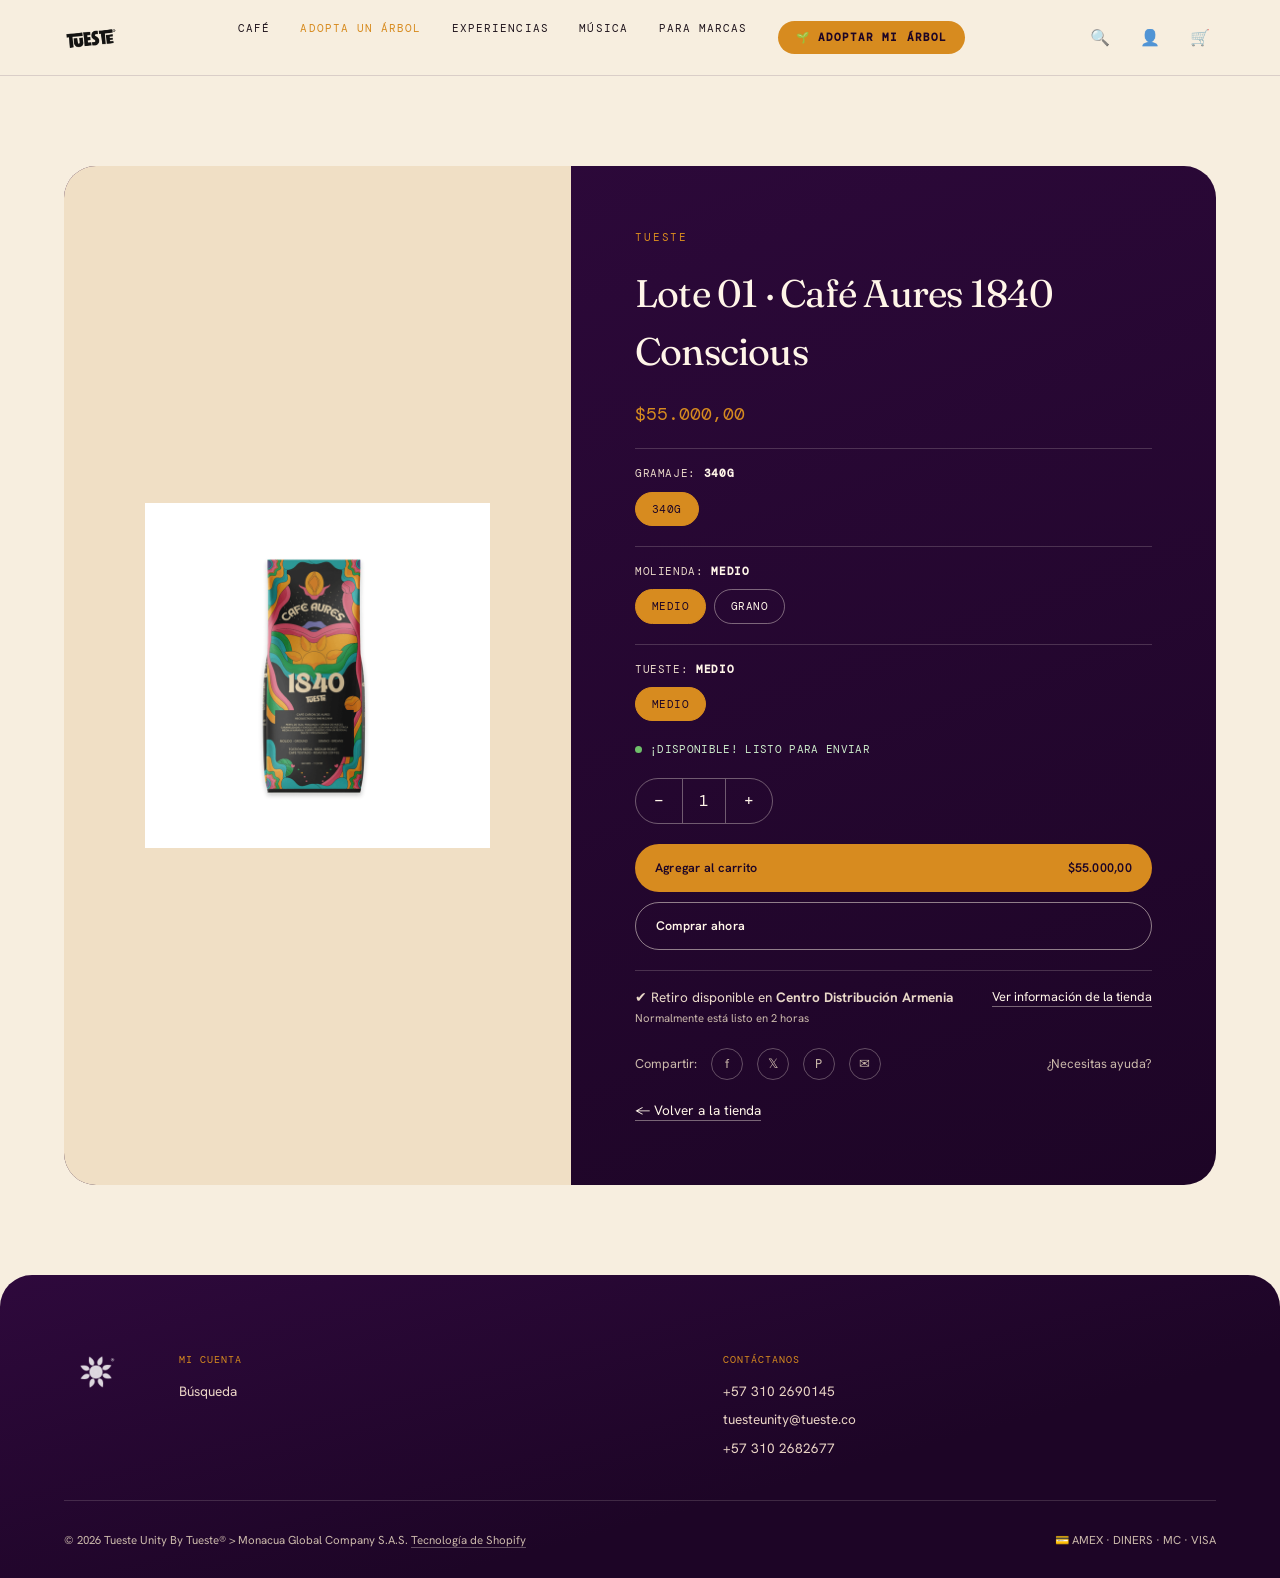
<file: tienda-editorial/productos/cafe-aures-1840-conscious.html>
<!DOCTYPE html>
<html lang="es">
<head>
<meta charset="UTF-8">
<meta name="viewport" content="width=device-width, initial-scale=1.0">
<title>Café Aures 1840 Conscious — Tueste</title>
<link rel="preconnect" href="https://fonts.googleapis.com">
<link rel="preconnect" href="https://fonts.gstatic.com" crossorigin>
<link href="https://fonts.googleapis.com/css2?family=DM+Mono:wght@400;500&family=Fraunces:ital,opsz,wght@0,9..144,400..700;1,9..144,400..600&family=Hanken+Grotesk:wght@400;500;600;700&display=swap" rel="stylesheet">
<link rel="stylesheet" href="../styles.css">
</head>
<body>

<header class="site-header">
  <a href="../index.html" class="logo"><img src="../../assets/logo.png" alt="Tueste"></a>
  <nav class="main-nav">
    <a href="#">Café</a>
    <a href="#" class="nav-amber">Adopta un Árbol</a>
    <a href="#">Experiencias</a>
    <a href="#">Música</a>
    <a href="#">Para Marcas</a>
    <a href="#" class="nav-cta">🌱 Adoptar mi árbol</a>
  </nav>
  <div class="header-icons">
    <button aria-label="Buscar">&#128269;</button>
    <button aria-label="Cuenta">&#128100;</button>
    <button aria-label="Carrito">&#128722;</button>
  </div>
</header>

<section class="product-page">
  <div class="feature">
    <div class="feature__gallery">
      <img src="../../assets/cafe-1840.png" alt="Café Colombiano Tueste 1840 Conscious">
    </div>
    <div class="feature__info">
      <p class="kicker">Tueste</p>
      <h1>Lote 01 · Café Aures 1840 Conscious</h1>
      <p class="feature__price">$55.000,00</p>

      <div class="option-group">
        <span class="option-group__label">Gramaje: <strong>340g</strong></span>
        <div class="swatches"><button class="swatch is-active">340g</button></div>
      </div>
      <div class="option-group">
        <span class="option-group__label">Molienda: <strong>Medio</strong></span>
        <div class="swatches">
          <button class="swatch is-active">Medio</button>
          <button class="swatch">Grano</button>
        </div>
      </div>
      <div class="option-group">
        <span class="option-group__label">Tueste: <strong>Medio</strong></span>
        <div class="swatches"><button class="swatch is-active">Medio</button></div>
      </div>

      <p class="stock-pill"><span class="stock-dot"></span> ¡Disponible! Listo para enviar</p>

      <div class="qty-selector">
        <button aria-label="Reducir cantidad">−</button>
        <span>1</span>
        <button aria-label="Aumentar cantidad">+</button>
      </div>

      <div class="feature__actions">
        <a href="#" class="action action--ink"><span>Agregar al carrito</span><span>$55.000,00</span></a>
        <a href="#" class="action action--line">Comprar ahora</a>
      </div>

      <div class="pickup-row">
        <p class="pickup">✔ Retiro disponible en <strong>Centro Distribución Armenia</strong><br><small>Normalmente está listo en 2 horas</small></p>
        <a href="#" class="pickup-link">Ver información de la tienda</a>
      </div>

      <div class="share-row">
        <span>Compartir:</span>
        <a href="#" aria-label="Facebook">f</a>
        <a href="#" aria-label="X">𝕏</a>
        <a href="#" aria-label="Pinterest">P</a>
        <a href="#" aria-label="Email">✉</a>
        <span class="help">¿Necesitas ayuda?</span>
      </div>
      <a href="../index.html#hero" class="full-info-link">← Volver a la tienda</a>
    </div>
  </div>
</section>

<footer class="site-footer">
  <div class="site-footer__top">
    <img src="../../assets/soles-logo.png" alt="" class="site-footer__icon">
    <div class="site-footer__col">
      <h4>Mi cuenta</h4>
      <a href="#">Búsqueda</a>
    </div>
    <div class="site-footer__col">
      <h4>Contáctanos</h4>
      <a href="#">+57 310 2690145</a>
      <a href="#">tuesteunity@tueste.co</a>
      <a href="#">+57 310 2682677</a>
    </div>
  </div>
  <hr class="divider divider--dark">
  <div class="site-footer__bottom">
    <span>© 2026 Tueste Unity By Tueste® &gt; Monacua Global Company S.A.S. <a href="#">Tecnología de Shopify</a></span>
    <span class="payment-icons">💳 AMEX · DINERS · MC · VISA</span>
  </div>
</footer>

<script src="../script.js"></script>
</body>
</html>
</file>
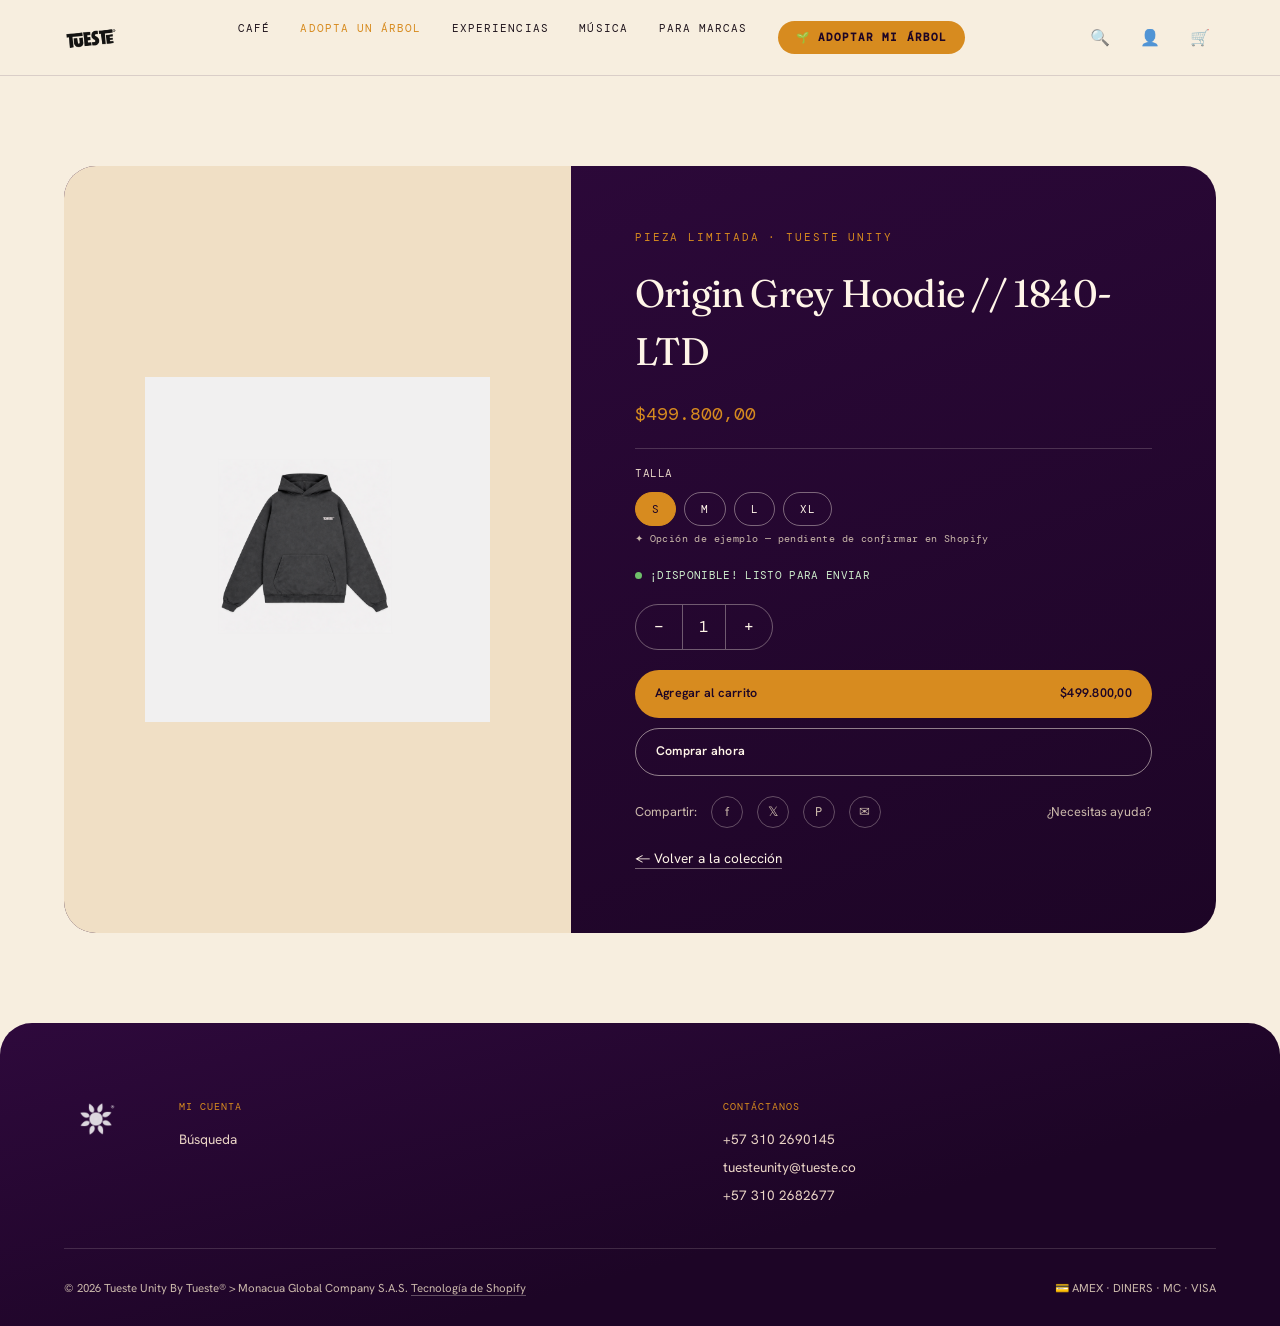
<file: tienda-editorial/productos/origin-grey-hoodie-1840-ltd.html>
<!DOCTYPE html>
<html lang="es">
<head>
<meta charset="UTF-8">
<meta name="viewport" content="width=device-width, initial-scale=1.0">
<title>Origin Grey Hoodie 1840-LTD — Tueste</title>
<link rel="preconnect" href="https://fonts.googleapis.com">
<link rel="preconnect" href="https://fonts.gstatic.com" crossorigin>
<link href="https://fonts.googleapis.com/css2?family=DM+Mono:wght@400;500&family=Fraunces:ital,opsz,wght@0,9..144,400..700;1,9..144,400..600&family=Hanken+Grotesk:wght@400;500;600;700&display=swap" rel="stylesheet">
<link rel="stylesheet" href="../styles.css">
</head>
<body>

<header class="site-header">
  <a href="../index.html" class="logo"><img src="../../assets/logo.png" alt="Tueste"></a>
  <nav class="main-nav">
    <a href="#">Café</a>
    <a href="#" class="nav-amber">Adopta un Árbol</a>
    <a href="#">Experiencias</a>
    <a href="#">Música</a>
    <a href="#">Para Marcas</a>
    <a href="#" class="nav-cta">🌱 Adoptar mi árbol</a>
  </nav>
  <div class="header-icons">
    <button aria-label="Buscar">&#128269;</button>
    <button aria-label="Cuenta">&#128100;</button>
    <button aria-label="Carrito">&#128722;</button>
  </div>
</header>

<section class="product-page">
  <div class="feature">
    <div class="feature__gallery">
      <img src="../../assets/hoodie.png" alt="Origin Grey Hoodie // 1840-LTD">
    </div>
    <div class="feature__info">
      <p class="kicker">Pieza Limitada · Tueste Unity</p>
      <h1>Origin Grey Hoodie // 1840-LTD</h1>
      <p class="feature__price">$499.800,00</p>

      <div class="option-group">
        <span class="option-group__label">Talla</span>
        <div class="swatches">
          <button class="swatch is-active">S</button>
          <button class="swatch">M</button>
          <button class="swatch">L</button>
          <button class="swatch">XL</button>
        </div>
        <p class="placeholder-note">Opción de ejemplo — pendiente de confirmar en Shopify</p>
      </div>

      <p class="stock-pill"><span class="stock-dot"></span> ¡Disponible! Listo para enviar</p>

      <div class="qty-selector">
        <button aria-label="Reducir cantidad">−</button>
        <span>1</span>
        <button aria-label="Aumentar cantidad">+</button>
      </div>

      <div class="feature__actions">
        <a href="#" class="action action--ink"><span>Agregar al carrito</span><span>$499.800,00</span></a>
        <a href="#" class="action action--line">Comprar ahora</a>
      </div>

      <div class="share-row">
        <span>Compartir:</span>
        <a href="#" aria-label="Facebook">f</a>
        <a href="#" aria-label="X">𝕏</a>
        <a href="#" aria-label="Pinterest">P</a>
        <a href="#" aria-label="Email">✉</a>
        <span class="help">¿Necesitas ayuda?</span>
      </div>
      <a href="../index.html#coleccion" class="full-info-link">← Volver a la colección</a>
    </div>
  </div>
</section>

<footer class="site-footer">
  <div class="site-footer__top">
    <img src="../../assets/soles-logo.png" alt="" class="site-footer__icon">
    <div class="site-footer__col">
      <h4>Mi cuenta</h4>
      <a href="#">Búsqueda</a>
    </div>
    <div class="site-footer__col">
      <h4>Contáctanos</h4>
      <a href="#">+57 310 2690145</a>
      <a href="#">tuesteunity@tueste.co</a>
      <a href="#">+57 310 2682677</a>
    </div>
  </div>
  <hr class="divider divider--dark">
  <div class="site-footer__bottom">
    <span>© 2026 Tueste Unity By Tueste® &gt; Monacua Global Company S.A.S. <a href="#">Tecnología de Shopify</a></span>
    <span class="payment-icons">💳 AMEX · DINERS · MC · VISA</span>
  </div>
</footer>

<script src="../script.js"></script>
</body>
</html>
</file>
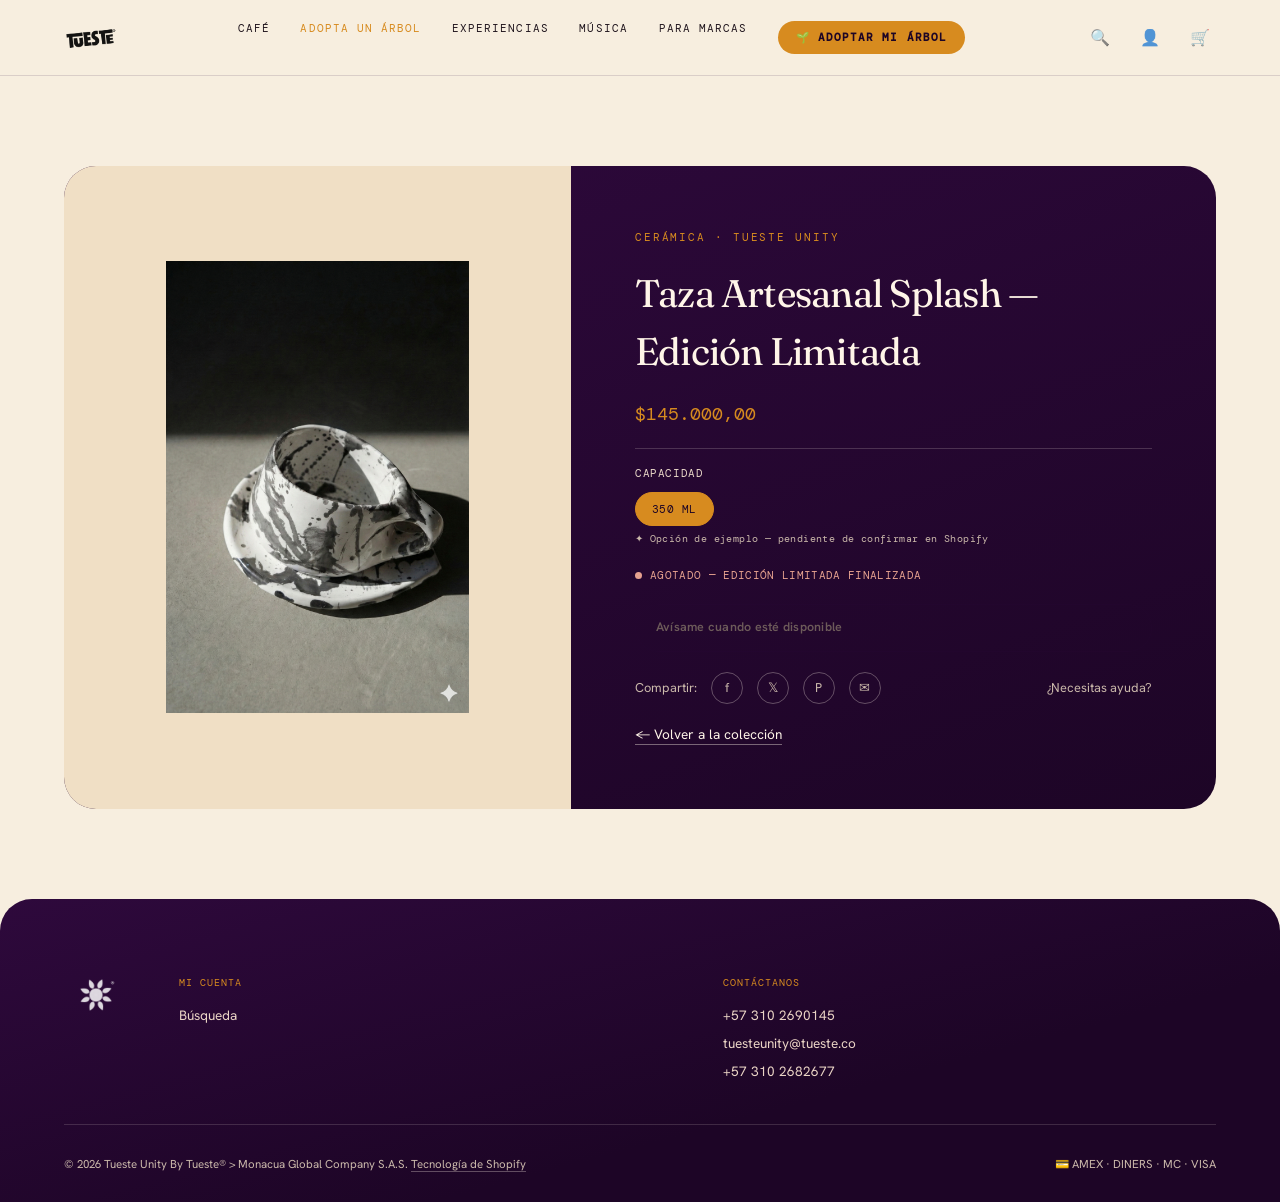
<file: tienda-editorial/productos/taza-artesanal-splash-edicion-limitada.html>
<!DOCTYPE html>
<html lang="es">
<head>
<meta charset="UTF-8">
<meta name="viewport" content="width=device-width, initial-scale=1.0">
<title>Taza Artesanal Splash Edición Limitada — Tueste</title>
<link rel="preconnect" href="https://fonts.googleapis.com">
<link rel="preconnect" href="https://fonts.gstatic.com" crossorigin>
<link href="https://fonts.googleapis.com/css2?family=DM+Mono:wght@400;500&family=Fraunces:ital,opsz,wght@0,9..144,400..700;1,9..144,400..600&family=Hanken+Grotesk:wght@400;500;600;700&display=swap" rel="stylesheet">
<link rel="stylesheet" href="../styles.css">
</head>
<body>

<header class="site-header">
  <a href="../index.html" class="logo"><img src="../../assets/logo.png" alt="Tueste"></a>
  <nav class="main-nav">
    <a href="#">Café</a>
    <a href="#" class="nav-amber">Adopta un Árbol</a>
    <a href="#">Experiencias</a>
    <a href="#">Música</a>
    <a href="#">Para Marcas</a>
    <a href="#" class="nav-cta">🌱 Adoptar mi árbol</a>
  </nav>
  <div class="header-icons">
    <button aria-label="Buscar">&#128269;</button>
    <button aria-label="Cuenta">&#128100;</button>
    <button aria-label="Carrito">&#128722;</button>
  </div>
</header>

<section class="product-page">
  <div class="feature">
    <div class="feature__gallery">
      <img src="../../assets/taza-splash.png" alt="Taza Artesanal Splash Edición Limitada">
    </div>
    <div class="feature__info">
      <p class="kicker">Cerámica · Tueste Unity</p>
      <h1>Taza Artesanal Splash — Edición Limitada</h1>
      <p class="feature__price">$145.000,00</p>

      <div class="option-group">
        <span class="option-group__label">Capacidad</span>
        <div class="swatches"><button class="swatch is-active">350 ml</button></div>
        <p class="placeholder-note">Opción de ejemplo — pendiente de confirmar en Shopify</p>
      </div>

      <p class="stock-pill stock-pill--out"><span class="stock-dot"></span> Agotado — edición limitada finalizada</p>

      <div class="feature__actions">
        <a href="#" class="action action--disabled">Avísame cuando esté disponible</a>
      </div>

      <div class="share-row">
        <span>Compartir:</span>
        <a href="#" aria-label="Facebook">f</a>
        <a href="#" aria-label="X">𝕏</a>
        <a href="#" aria-label="Pinterest">P</a>
        <a href="#" aria-label="Email">✉</a>
        <span class="help">¿Necesitas ayuda?</span>
      </div>
      <a href="../index.html#coleccion" class="full-info-link">← Volver a la colección</a>
    </div>
  </div>
</section>

<footer class="site-footer">
  <div class="site-footer__top">
    <img src="../../assets/soles-logo.png" alt="" class="site-footer__icon">
    <div class="site-footer__col">
      <h4>Mi cuenta</h4>
      <a href="#">Búsqueda</a>
    </div>
    <div class="site-footer__col">
      <h4>Contáctanos</h4>
      <a href="#">+57 310 2690145</a>
      <a href="#">tuesteunity@tueste.co</a>
      <a href="#">+57 310 2682677</a>
    </div>
  </div>
  <hr class="divider divider--dark">
  <div class="site-footer__bottom">
    <span>© 2026 Tueste Unity By Tueste® &gt; Monacua Global Company S.A.S. <a href="#">Tecnología de Shopify</a></span>
    <span class="payment-icons">💳 AMEX · DINERS · MC · VISA</span>
  </div>
</footer>

<script src="../script.js"></script>
</body>
</html>
</file>
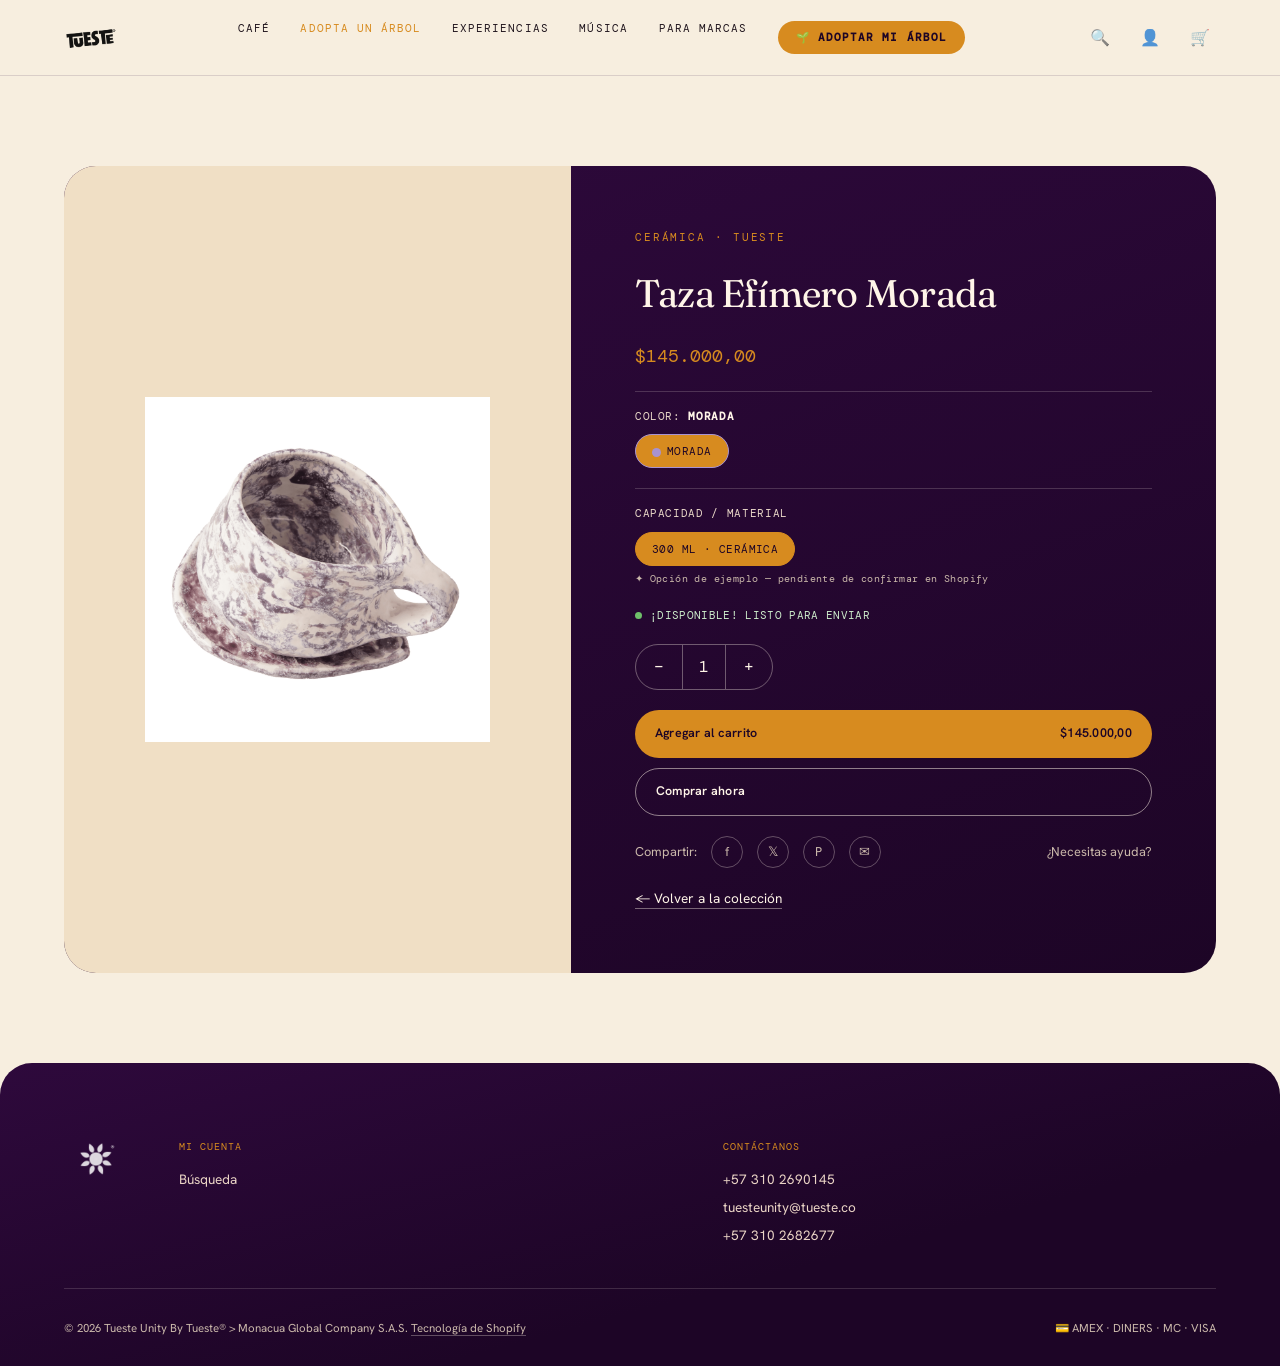
<file: tienda-editorial/productos/taza-efimero-morada.html>
<!DOCTYPE html>
<html lang="es">
<head>
<meta charset="UTF-8">
<meta name="viewport" content="width=device-width, initial-scale=1.0">
<title>Taza Efímero Morada — Tueste</title>
<link rel="preconnect" href="https://fonts.googleapis.com">
<link rel="preconnect" href="https://fonts.gstatic.com" crossorigin>
<link href="https://fonts.googleapis.com/css2?family=DM+Mono:wght@400;500&family=Fraunces:ital,opsz,wght@0,9..144,400..700;1,9..144,400..600&family=Hanken+Grotesk:wght@400;500;600;700&display=swap" rel="stylesheet">
<link rel="stylesheet" href="../styles.css">
</head>
<body>

<header class="site-header">
  <a href="../index.html" class="logo"><img src="../../assets/logo.png" alt="Tueste"></a>
  <nav class="main-nav">
    <a href="#">Café</a>
    <a href="#" class="nav-amber">Adopta un Árbol</a>
    <a href="#">Experiencias</a>
    <a href="#">Música</a>
    <a href="#">Para Marcas</a>
    <a href="#" class="nav-cta">🌱 Adoptar mi árbol</a>
  </nav>
  <div class="header-icons">
    <button aria-label="Buscar">&#128269;</button>
    <button aria-label="Cuenta">&#128100;</button>
    <button aria-label="Carrito">&#128722;</button>
  </div>
</header>

<section class="product-page">
  <div class="feature">
    <div class="feature__gallery">
      <img src="../../assets/taza-morada.png" alt="Taza Efímero Morada">
    </div>
    <div class="feature__info">
      <p class="kicker">Cerámica · Tueste</p>
      <h1>Taza Efímero Morada</h1>
      <p class="feature__price">$145.000,00</p>

      <div class="option-group">
        <span class="option-group__label">Color: <strong>Morada</strong></span>
        <div class="swatches">
          <button class="swatch is-active" style="border-color:#a893d1;"><span class="color-dot" style="background:#a893d1; margin:0 6px 0 0; vertical-align:middle;"></span>Morada</button>
        </div>
      </div>
      <div class="option-group">
        <span class="option-group__label">Capacidad / Material</span>
        <div class="swatches"><button class="swatch is-active">300 ml · Cerámica</button></div>
        <p class="placeholder-note">Opción de ejemplo — pendiente de confirmar en Shopify</p>
      </div>

      <p class="stock-pill"><span class="stock-dot"></span> ¡Disponible! Listo para enviar</p>

      <div class="qty-selector">
        <button aria-label="Reducir cantidad">−</button>
        <span>1</span>
        <button aria-label="Aumentar cantidad">+</button>
      </div>

      <div class="feature__actions">
        <a href="#" class="action action--ink"><span>Agregar al carrito</span><span>$145.000,00</span></a>
        <a href="#" class="action action--line">Comprar ahora</a>
      </div>

      <div class="share-row">
        <span>Compartir:</span>
        <a href="#" aria-label="Facebook">f</a>
        <a href="#" aria-label="X">𝕏</a>
        <a href="#" aria-label="Pinterest">P</a>
        <a href="#" aria-label="Email">✉</a>
        <span class="help">¿Necesitas ayuda?</span>
      </div>
      <a href="../index.html#coleccion" class="full-info-link">← Volver a la colección</a>
    </div>
  </div>
</section>

<footer class="site-footer">
  <div class="site-footer__top">
    <img src="../../assets/soles-logo.png" alt="" class="site-footer__icon">
    <div class="site-footer__col">
      <h4>Mi cuenta</h4>
      <a href="#">Búsqueda</a>
    </div>
    <div class="site-footer__col">
      <h4>Contáctanos</h4>
      <a href="#">+57 310 2690145</a>
      <a href="#">tuesteunity@tueste.co</a>
      <a href="#">+57 310 2682677</a>
    </div>
  </div>
  <hr class="divider divider--dark">
  <div class="site-footer__bottom">
    <span>© 2026 Tueste Unity By Tueste® &gt; Monacua Global Company S.A.S. <a href="#">Tecnología de Shopify</a></span>
    <span class="payment-icons">💳 AMEX · DINERS · MC · VISA</span>
  </div>
</footer>

<script src="../script.js"></script>
</body>
</html>
</file>
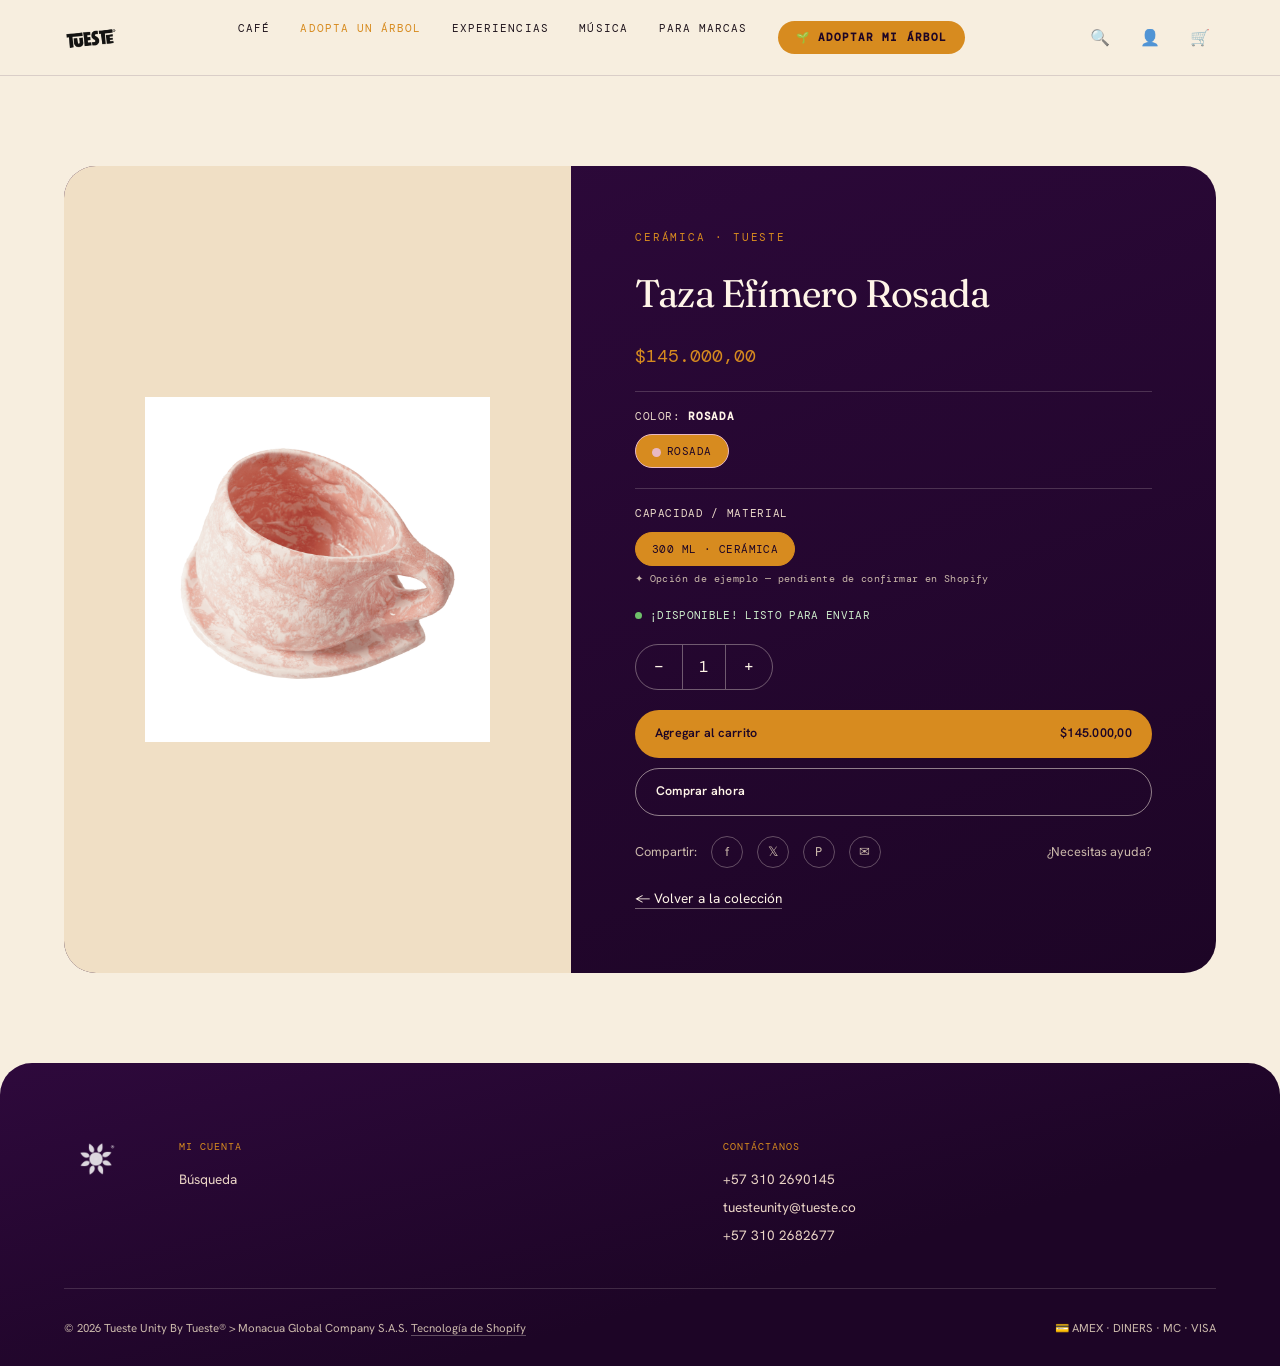
<file: tienda-editorial/productos/taza-efimero-rosada.html>
<!DOCTYPE html>
<html lang="es">
<head>
<meta charset="UTF-8">
<meta name="viewport" content="width=device-width, initial-scale=1.0">
<title>Taza Efímero Rosada — Tueste</title>
<link rel="preconnect" href="https://fonts.googleapis.com">
<link rel="preconnect" href="https://fonts.gstatic.com" crossorigin>
<link href="https://fonts.googleapis.com/css2?family=DM+Mono:wght@400;500&family=Fraunces:ital,opsz,wght@0,9..144,400..700;1,9..144,400..600&family=Hanken+Grotesk:wght@400;500;600;700&display=swap" rel="stylesheet">
<link rel="stylesheet" href="../styles.css">
</head>
<body>

<header class="site-header">
  <a href="../index.html" class="logo"><img src="../../assets/logo.png" alt="Tueste"></a>
  <nav class="main-nav">
    <a href="#">Café</a>
    <a href="#" class="nav-amber">Adopta un Árbol</a>
    <a href="#">Experiencias</a>
    <a href="#">Música</a>
    <a href="#">Para Marcas</a>
    <a href="#" class="nav-cta">🌱 Adoptar mi árbol</a>
  </nav>
  <div class="header-icons">
    <button aria-label="Buscar">&#128269;</button>
    <button aria-label="Cuenta">&#128100;</button>
    <button aria-label="Carrito">&#128722;</button>
  </div>
</header>

<section class="product-page">
  <div class="feature">
    <div class="feature__gallery">
      <img src="../../assets/taza-rosada.png" alt="Taza Efímero Rosada">
    </div>
    <div class="feature__info">
      <p class="kicker">Cerámica · Tueste</p>
      <h1>Taza Efímero Rosada</h1>
      <p class="feature__price">$145.000,00</p>

      <div class="option-group">
        <span class="option-group__label">Color: <strong>Rosada</strong></span>
        <div class="swatches">
          <button class="swatch is-active" style="border-color:#e8b9c4;"><span class="color-dot" style="background:#e8b9c4; margin:0 6px 0 0; vertical-align:middle;"></span>Rosada</button>
        </div>
      </div>
      <div class="option-group">
        <span class="option-group__label">Capacidad / Material</span>
        <div class="swatches"><button class="swatch is-active">300 ml · Cerámica</button></div>
        <p class="placeholder-note">Opción de ejemplo — pendiente de confirmar en Shopify</p>
      </div>

      <p class="stock-pill"><span class="stock-dot"></span> ¡Disponible! Listo para enviar</p>

      <div class="qty-selector">
        <button aria-label="Reducir cantidad">−</button>
        <span>1</span>
        <button aria-label="Aumentar cantidad">+</button>
      </div>

      <div class="feature__actions">
        <a href="#" class="action action--ink"><span>Agregar al carrito</span><span>$145.000,00</span></a>
        <a href="#" class="action action--line">Comprar ahora</a>
      </div>

      <div class="share-row">
        <span>Compartir:</span>
        <a href="#" aria-label="Facebook">f</a>
        <a href="#" aria-label="X">𝕏</a>
        <a href="#" aria-label="Pinterest">P</a>
        <a href="#" aria-label="Email">✉</a>
        <span class="help">¿Necesitas ayuda?</span>
      </div>
      <a href="../index.html#coleccion" class="full-info-link">← Volver a la colección</a>
    </div>
  </div>
</section>

<footer class="site-footer">
  <div class="site-footer__top">
    <img src="../../assets/soles-logo.png" alt="" class="site-footer__icon">
    <div class="site-footer__col">
      <h4>Mi cuenta</h4>
      <a href="#">Búsqueda</a>
    </div>
    <div class="site-footer__col">
      <h4>Contáctanos</h4>
      <a href="#">+57 310 2690145</a>
      <a href="#">tuesteunity@tueste.co</a>
      <a href="#">+57 310 2682677</a>
    </div>
  </div>
  <hr class="divider divider--dark">
  <div class="site-footer__bottom">
    <span>© 2026 Tueste Unity By Tueste® &gt; Monacua Global Company S.A.S. <a href="#">Tecnología de Shopify</a></span>
    <span class="payment-icons">💳 AMEX · DINERS · MC · VISA</span>
  </div>
</footer>

<script src="../script.js"></script>
</body>
</html>
</file>
<file: styles.css>
/* ============ Tueste — Espejo estático (v2, fiel al sitio real) ============
   texto: #171717 | negro header/footer: #000 | crema página: #FFFDF5
   acento nav/precio: #6667A8 (indigo/lavanda) | highlight: #FFDDBF
   naranja: #FFAF20 | rosa/sale: #FF7088 | fuente: Montserrat
=================================================== */

:root{
  --text: #171717;
  --bg: #ffffff;
  --cream-page: #FFFDF5;
  --black: #000000;
  --indigo: #6667A8;
  --pink: #FF7088;
  --pink-soft: #FFF1F2;
  --orange: #FFAF20;
  --border: rgba(23,23,23,0.12);
  --border-dark: rgba(255,255,255,0.15);
  --radius-lg: 24px;
  --radius-pill: 999px;
  --max-w: 1280px;
}

*{ box-sizing:border-box; }
html,body{ margin:0; padding:0; }
body{
  font-family:'Montserrat', sans-serif;
  color:var(--text);
  background:var(--bg);
  line-height:1.5;
  -webkit-font-smoothing:antialiased;
}
img{ max-width:100%; display:block; }
h1,h2,h3{ margin:0 0 .5em; line-height:1.1; letter-spacing:-0.01em; font-weight:800; text-wrap:balance; }
p{ margin:0 0 1em; }
a{ color:inherit; text-decoration:none; }
button{ font-family:inherit; cursor:pointer; border:none; background:none; color:inherit; }
.eyebrow{ text-transform:uppercase; font-size:.75rem; letter-spacing:.1em; font-weight:700; color:var(--pink); margin-bottom:.6em; }

/* Buttons */
.btn{ display:inline-block; font-weight:600; font-size:.85rem; transition:transform .15s ease, opacity .15s ease; }
.btn:hover{ transform:translateY(-1px); opacity:.85; }
.btn--pill{ background:#fff; color:var(--text); padding:.9em 1.6em; border-radius:var(--radius-pill); font-weight:500; }
.btn--primary-pill{ background:var(--text); color:#fff; padding:1em 1.8em; border-radius:var(--radius-pill); }
.btn--outline-pill{ display:inline-flex; align-items:center; gap:.5em; border:1.5px solid var(--text); padding:1em 1.6em; border-radius:var(--radius-pill); margin-top:.75em; }
.btn--primary{ background:var(--text); color:#fff; padding:1em 1.6em; border-radius:8px; }
.btn--outline{ background:transparent; border:1.5px solid var(--text); color:var(--text); padding:1em 1.6em; border-radius:8px; }
.btn--full{ width:100%; text-align:center; }
.btn--split{ display:flex; justify-content:space-between; align-items:center; margin-bottom:.75em; }

/* Top black wrap (announcement + header share one solid band) */
.top-black{ background:var(--black); position:sticky; top:0; z-index:50; }

.announcement{
  color:#fff; font-size:.8rem; font-weight:500;
  display:flex; align-items:center; justify-content:center; gap:1.5em;
  padding:.6em 1em;
}
.announcement__arrow{ opacity:.5; font-size:1rem; }
.announcement__arrow:hover{ opacity:1; }

.site-header{
  display:flex; align-items:center; justify-content:space-between; gap:2em;
  padding:2em 3em;
}
.logo img{ height:100px; width:auto; }
.main-nav{ display:flex; flex-wrap:wrap; gap:1.6em; font-size:1.5rem; font-weight:600; letter-spacing:-0.02em; color:var(--indigo); }
.main-nav a{ color:var(--indigo); }
.main-nav a:hover, .main-nav a.is-active{ color:#fff; }
.header-icons{ display:flex; gap:1.1em; font-size:1.05rem; color:var(--indigo); }

/* Discount badge — fixed vertical tab, left edge */
.discount-badge{
  position:fixed; left:0; top:45%; transform:translateY(-50%);
  writing-mode:vertical-rl; transform:translateY(-50%) rotate(180deg);
  background:#fff; border:1px solid var(--border); border-left:none;
  font-size:.65rem; font-weight:700; letter-spacing:.08em;
  padding:1.4em .6em; border-radius:0 14px 14px 0;
  z-index:40; color:var(--text);
}

/* Hero */
.hero{ position:relative; background:var(--cream-page); padding:1.5em 3em 3em; display:flex; align-items:center; justify-content:center; gap:1em; }
.hero__frame{ flex:1; aspect-ratio:1.6; border-radius:var(--radius-lg); overflow:hidden; position:relative; background:#fff; }
.hero__slides{ position:relative; width:100%; height:100%; }
.hero__slide{ position:absolute; inset:0; opacity:0; transition:opacity .6s ease; }
.hero__slide.is-active{ opacity:1; }
.hero__slide img{ width:100%; height:100%; object-fit:contain; }
.hero__slide--photo{ background-size:cover; background-position:center; display:flex; flex-direction:column; align-items:center; justify-content:center; text-align:center; color:#fff; }
.hero__overlay-text h2{ font-size:2.2rem; text-transform:uppercase; font-weight:800; }
.hero__overlay-text p{ max-width:480px; margin:0 auto 1em; }
.hero__cta{ position:absolute; }
.hero__cta--left{ left:1.5em; bottom:1.5em; }
.hero__slide--photo .hero__cta{ position:static; margin-top:.5em; }
.hero__nav{ font-size:1.6rem; color:var(--text); background:#fff; border:1px solid var(--border); border-radius:50%; width:2.4em; height:2.4em; display:flex; align-items:center; justify-content:center; flex:none; }
@media (max-width: 700px){
  .hero{ flex-direction:column; padding:2em 1em; }
  .hero__nav{ display:none; }
  .hero__frame{ height:min(50vh,420px); }
}
.hero__dots{ position:absolute; bottom:1em; left:50%; transform:translateX(-50%); display:flex; gap:.5em; }
.hero__dots button{ width:7px; height:7px; border-radius:50%; background:rgba(23,23,23,.25); }
.hero__dots button.is-active{ background:var(--text); }

/* Intro */
.intro{ max-width:var(--max-w); margin:0 auto; padding:5.5em 3em; display:grid; grid-template-columns:1fr 1fr; gap:3em; align-items:start; }
.intro h1{ font-size:2.7rem; font-weight:600; }
.intro p{ font-size:1rem; }

/* Marquee */
.marquee{ background:#fff; overflow:hidden; padding:1.4em 0; }
.marquee__track{ display:flex; white-space:nowrap; animation:scroll 16s linear infinite; font-size:3rem; font-weight:800; letter-spacing:-0.02em; }
@keyframes scroll{ from{ transform:translateX(0); } to{ transform:translateX(-50%); } }

/* Featured product */
.featured-product{ max-width:var(--max-w); margin:0 auto; padding:4em 2em; display:grid; grid-template-columns:1fr auto 1.1fr; gap:2.5em; align-items:start; position:relative; }
.featured-product__gallery img{ border-radius:12px; background:#f2f2f2; }
.featured-product__spin{ position:relative; width:90px; height:90px; align-self:center; justify-self:center; }
.featured-product__spin svg{ width:100%; height:100%; fill:var(--text); animation:spin 14s linear infinite; }
.featured-product__spin-icon{ position:absolute; inset:0; display:flex; align-items:center; justify-content:center; font-size:1.3rem; }
@keyframes spin{ to{ transform:rotate(360deg); } }
.price{ font-size:1.4rem; font-weight:700; }
.option-group{ padding:.7em 0; border-bottom:1px dashed var(--border); }
.option-group__label{ display:block; font-size:.85rem; margin-bottom:.5em; }
.swatches{ display:flex; gap:.5em; }
.swatch{ border:1.5px solid var(--border); padding:.5em 1.1em; border-radius:8px; font-size:.85rem; font-weight:600; }
.swatch.is-active{ border-color:var(--text); }
.stock-pill{ display:inline-flex; align-items:center; gap:.5em; background:var(--pink-soft); color:var(--indigo); font-size:.8rem; font-weight:700; padding:.5em 1em; border-radius:var(--radius-pill); margin:1.1em 0; }
.stock-dot{ width:7px; height:7px; border-radius:50%; background:var(--indigo); }
.pickup-row{ display:flex; justify-content:space-between; align-items:flex-start; gap:1em; margin-top:1.2em; font-size:.85rem; }
.pickup{ color:rgba(23,23,23,.75); }
.pickup-link{ white-space:nowrap; text-decoration:underline; font-weight:600; }
.divider{ height:1px; background:var(--border); margin:1.2em 0; }
.divider--dark{ background:var(--border-dark); }
.share-row{ display:flex; align-items:center; gap:.9em; font-size:.85rem; }
.share-row a{ width:1.8em; height:1.8em; border:1px solid var(--border); border-radius:50%; display:flex; align-items:center; justify-content:center; font-size:.75rem; }
.share-row .help{ margin-left:auto; text-decoration:underline; }
.full-info-link{ font-weight:600; font-size:.9rem; }

/* Collection */
.collection{ max-width:var(--max-w); margin:0 auto; padding:1em 2em 5em; }
.collection__head{ display:flex; justify-content:space-between; align-items:center; }
.collection__head h2{ font-size:2rem; }
.collection__carousel-nav{ display:flex; gap:.6em; }
.collection__carousel-nav button{ width:2.4em; height:2.4em; border:1px solid var(--border); border-radius:50%; font-size:1.2rem; }
.tabs{ display:flex; gap:.7em; margin:1.5em 0 2em; }
.tab{ padding:.7em 1.4em; border-radius:var(--radius-pill); font-size:.85rem; font-weight:600; background:#f2f2f2; }
.tab.is-active{ background:var(--text); color:#fff; }
.product-grid{ display:grid; grid-template-columns:repeat(4,1fr); gap:1.75em; }
.product-card{ position:relative; }
.product-card__image{ position:relative; border-radius:12px; aspect-ratio:1; display:flex; align-items:center; justify-content:center; overflow:hidden; margin-bottom:.9em; }
.product-card__image img{ width:80%; height:80%; object-fit:contain; }
.product-card__vendor{ font-size:.7rem; text-transform:uppercase; letter-spacing:.06em; color:rgba(23,23,23,.55); margin-bottom:.3em; }
.product-card__row{ display:flex; justify-content:space-between; gap:1em; font-size:.9rem; }
.product-card__row h3{ font-size:.9rem; font-weight:600; margin:0; }
.product-card__price{ font-weight:600; white-space:nowrap; }
.badge{ position:absolute; bottom:.8em; right:.8em; background:#fff; border:1px solid var(--border); border-radius:var(--radius-pill); font-size:.7rem; font-weight:600; padding:.4em 1em; }
.color-dot{ display:inline-block; width:14px; height:14px; border-radius:50%; margin-top:.5em; }

/* Text-split (Adopta / Ritual / Marcas — sin imagen) */
.text-split{ max-width:var(--max-w); margin:0 auto; padding:3.5em 2em; display:grid; grid-template-columns:1fr 1fr; gap:3em; align-items:center; }
.text-split h2{ font-size:2.1rem; }

/* Split feature with image (playlist) */
.split-feature{ display:grid; grid-template-columns:1fr 1.1fr; align-items:stretch; max-width:var(--max-w); margin:0 auto; gap:0; }
.split-feature__image{ background-size:cover; background-position:center; min-height:420px; border-radius:var(--radius-lg); margin:2em 0; background-color:#111; }
.split-feature__content{ padding:4em 2em 4em 4em; display:flex; flex-direction:column; justify-content:center; }
.split-feature__content h2{ font-size:2rem; }
.split-feature__content em{ color:var(--indigo); font-style:normal; }

/* Footer */
.site-footer{ background:var(--black); color:#fff; padding:4em 2em 2em; }
.site-footer__top{ max-width:var(--max-w); margin:0 auto; display:grid; grid-template-columns:auto 1fr 1fr; gap:2em; align-items:start; }
.site-footer__icon{ width:60px; height:auto; }
.site-footer__col h4{ font-size:.85rem; text-transform:uppercase; letter-spacing:.06em; margin-bottom:1em; color:rgba(255,255,255,.6); font-weight:700; }
.site-footer__col a{ display:block; margin-bottom:.6em; font-size:.9rem; opacity:.85; }
.site-footer__col a:hover{ opacity:1; }
.site-footer .divider--dark{ max-width:var(--max-w); margin:2em auto; }
.site-footer__newsletter-title{ max-width:var(--max-w); margin:0 auto .8em; font-size:1.4rem; }
.newsletter{ max-width:var(--max-w); margin:0 auto 3em; display:flex; background:#181818; border-radius:var(--radius-pill); overflow:hidden; max-width:420px; }
.newsletter input{ flex:1; padding:1em 1.4em; border:none; background:transparent; color:#fff; font-family:inherit; }
.newsletter input::placeholder{ color:rgba(255,255,255,.5); }
.newsletter__submit{ width:3em; margin:.3em; border-radius:50%; background:#fff; color:#000; font-size:1.1rem; }
.site-footer__bottom{ max-width:var(--max-w); margin:0 auto; display:flex; justify-content:space-between; flex-wrap:wrap; gap:1em; font-size:.75rem; color:rgba(255,255,255,.55); }
.site-footer__bottom a{ text-decoration:underline; }
.site-footer__legal{ max-width:var(--max-w); margin:1em auto 0; display:flex; gap:1.5em; font-size:.75rem; color:rgba(255,255,255,.55); }
.site-footer__legal a:hover{ color:#fff; }

/* Responsive */
@media (max-width: 900px){
  .main-nav{ display:none; }
  .intro, .featured-product, .text-split{ grid-template-columns:1fr; }
  .featured-product__spin{ display:none; }
  .product-grid{ grid-template-columns:repeat(2,1fr); }
  .split-feature{ grid-template-columns:1fr; }
  .split-feature__content{ padding:2em; }
  .site-footer__top{ grid-template-columns:1fr; }
  .discount-badge{ display:none; }
}


/* ═══════════════════════════════════════════════
   ✦ UNIVERSO ORIGEN TOSTADO — secciones nuevas
   Hereda variables del theme + capa "universo"
   ═══════════════════════════════════════════════ */
:root{ --ot-carbon:#282828; --ot-cream:#FFE8BF; --ot-amber:#FBA922;
       --ot-coral:#FF6F86; --ot-teal:#0FA295; --ot-lav:#6667A8; --ot-egg:#1d0526; }
.ot-serif{ font-family:'Fraunces',serif; font-weight:400; line-height:1.08; letter-spacing:-.01em; }
.ot-serif em{ font-style:italic; color:var(--ot-amber); }
.ot-kicker{ font-family:'Montserrat'; text-transform:uppercase; letter-spacing:.24em;
  font-size:.72rem; font-weight:700; color:var(--ot-amber); }

/* ── NAV simplificada ── */
.nav-amber{ color:var(--ot-amber)!important; font-weight:700; }
.nav-cta{ background:var(--ot-amber); color:var(--ot-carbon)!important; padding:.35em 1em;
  border-radius:var(--radius-pill); font-size:1.05rem; font-weight:700; letter-spacing:-.01em; }

/* ── ADOPTA — isla oscura ── */
.ot-adopta{ background:var(--ot-carbon); color:#fff; padding:5em 3em; }
.ot-adopta__head{ max-width:var(--max-w); margin:0 auto 2.5em; }
.ot-adopta .ot-kicker{ display:block; margin-bottom:1em; }
.ot-adopta h2{ font-size:3.6rem; color:#fff; margin-bottom:.4em; }
.ot-lead{ font-size:1.15rem; color:#dad2c6; max-width:34em; line-height:1.6; }
.ot-lead--dark{ color:#e1d8cd; }
.ot-stats{ max-width:var(--max-w); margin:0 auto 3em; display:grid; grid-template-columns:repeat(3,1fr); gap:2em; }
.ot-stats div{ border-left:2px solid rgba(255,255,255,.14); padding-left:1.2em; }
.ot-stats b{ font-family:'Fraunces',serif; font-size:2.6rem; color:var(--ot-amber); display:block; line-height:1; }
.ot-stats span{ font-family:'Montserrat'; text-transform:uppercase; font-size:.7rem; letter-spacing:.12em; color:#b0a89c; }
.ot-adopta__body{ max-width:var(--max-w); margin:0 auto; display:grid; grid-template-columns:1fr 1fr; gap:2.5em; align-items:stretch; }
.ot-adopta__art{ position:relative; border-radius:var(--radius-lg); overflow:hidden; min-height:420px;
  background-size:cover; background-position:center; }
.ot-artbadge{ position:absolute; left:1em; bottom:1em; background:rgba(29,5,38,.72); color:var(--ot-cream);
  font-family:'Montserrat'; font-size:.72rem; letter-spacing:.1em; text-transform:uppercase; padding:.5em 1em; border-radius:var(--radius-pill); backdrop-filter:blur(4px); }
.ot-steps{ display:flex; flex-direction:column; gap:1em; justify-content:center; }
.ot-step{ display:flex; gap:1.2em; align-items:center; background:#323230; border:1px solid #545048;
  border-radius:18px; padding:1.4em 1.6em; }
.ot-step__n{ font-family:'Fraunces',serif; font-size:1.3rem; color:var(--ot-amber);
  border:2px solid var(--ot-amber); border-radius:50%; width:2.4em; height:2.4em; display:flex; align-items:center; justify-content:center; flex:none; }
.ot-step h4{ font-family:'Fraunces',serif; font-size:1.35rem; font-weight:600; margin-bottom:.15em; }
.ot-step p{ color:#c8c0b4; font-size:.92rem; }
.ot-adopta__cta{ max-width:var(--max-w); margin:2.8em auto 0; text-align:center; }
.ot-btn-amber{ background:var(--ot-amber); color:var(--ot-carbon); padding:1.05em 2.4em;
  border-radius:var(--radius-pill); font-size:1.05rem; font-weight:700; }
.ot-trust{ font-family:'Montserrat'; font-size:.72rem; letter-spacing:.04em; color:#b0a89c; margin-top:1.1em; }

/* ── PARA MARCAS — editorial claro con isla EQ ── */
.ot-marcas{ background:var(--cream-page); padding:5em 3em; }
.ot-marcas__head{ max-width:var(--max-w); margin:0 auto 2em; }
.ot-kicker--dark{ color:#B4791A; }
.ot-serif--dark{ color:var(--text); }
.ot-marcas h2{ font-size:3.4rem; margin:.3em 0 .35em; }
.ot-eq{ max-width:var(--max-w); margin:0 auto 2.5em; position:relative; background:var(--ot-egg);
  border-radius:var(--radius-lg); overflow:hidden; padding:2.2em 2.4em; min-height:230px; display:flex; flex-direction:column; justify-content:flex-end; }
.ot-eq__bars{ position:absolute; inset:0 0 0 0; display:flex; align-items:flex-end; gap:6px; padding:2em; opacity:.9; }
.ot-eq p{ position:relative; color:#e1d8cd; font-size:1rem; max-width:32em; }
.ot-cards{ max-width:var(--max-w); margin:0 auto 2em; display:grid; grid-template-columns:repeat(3,1fr); gap:1.6em; }
.ot-card{ background:#fff; border:1px solid var(--border); border-radius:var(--radius-lg); padding:1.8em; position:relative; overflow:hidden; }
.ot-card__bar{ position:absolute; top:0; left:0; right:0; height:6px; }
.ot-card__ic{ width:2.4em; height:2.4em; border-radius:50%; border:2px solid var(--ot-amber);
  display:flex; align-items:center; justify-content:center; font-size:1.2rem; margin:.4em 0 .8em; }
.ot-card h4{ font-family:'Fraunces',serif; font-size:1.5rem; font-weight:600; margin-bottom:.3em; }
.ot-card p{ color:#6b6358; font-size:.92rem; line-height:1.5; margin-bottom:1em; min-height:3em; }
.ot-card__price{ font-family:'Montserrat'; font-weight:700; color:#B4791A; font-size:1rem; }
.ot-sellos{ max-width:var(--max-w); margin:0 auto 2.2em; display:flex; flex-wrap:wrap; gap:.9em; }
.ot-sellos span{ background:#fff; border:1px solid var(--border); border-radius:var(--radius-pill);
  padding:.6em 1.1em; font-size:.8rem; font-weight:600; color:#5a5248; }
.ot-marcas__cta{ max-width:var(--max-w); margin:0 auto; text-align:center; }
.ot-btn-dark{ background:var(--ot-carbon); color:var(--ot-cream); padding:1.05em 2.4em;
  border-radius:var(--radius-pill); font-size:1.05rem; font-weight:700; }
.ot-trust--dark{ color:#8a8272; }

@media(max-width:900px){
  .ot-adopta__body,.ot-stats,.ot-cards{ grid-template-columns:1fr; }
  .ot-adopta,.ot-marcas{ padding:3.5em 1.5em; }
  .ot-adopta h2,.ot-marcas h2{ font-size:2.4rem; }
  .ot-adopta__art{ min-height:280px; }
}
</file>
<file: galeria-comercial/styles.css>
/* ============ Tueste — Galería comercial (propuesta local, no publicada) ============
   Base cálida sobre negro/café, con dos acentos de color por vista como máximo:
   crema (fondo), tinta (texto), berenjena (campo editorial), ámbar (jerarquía/precio),
   coral (solo en el interludio Tueste Tree). Fraunces + Hanken Grotesk + DM Mono.
=================================================== */

:root{
  --crema: #F6EEE0;
  --crema-soft: #FBF6EC;
  --tinta: #211812;
  --berenjena: #2E1830;
  --berenjena-soft: #3E2440;
  --ambar: #B9792E;
  --ambar-soft: #EFDCBE;
  --coral: #C05A3C;
  --border: rgba(33,24,18,0.14);
  --border-on-dark: rgba(246,238,224,0.18);
  --radius: 18px;
  --radius-pill: 999px;
  --max-w: 1240px;
}

*{ box-sizing:border-box; }
html{ scroll-behavior:smooth; }
html,body{ margin:0; padding:0; }
body{
  font-family:'Hanken Grotesk', sans-serif;
  color:var(--tinta);
  background:var(--crema);
  line-height:1.5;
  -webkit-font-smoothing:antialiased;
}
img{ max-width:100%; display:block; }
h1,h2,h3{ margin:0 0 .4em; line-height:1.05; letter-spacing:-0.01em; font-family:'Fraunces', serif; font-weight:600; text-wrap:balance; }
h1 em, h2 em{ font-style:italic; font-weight:500; color:var(--ambar); }
p{ margin:0 0 1em; }
a{ color:inherit; text-decoration:none; }
button{ font-family:inherit; cursor:pointer; }

.gc-kicker{
  font-family:'DM Mono', monospace;
  text-transform:uppercase;
  font-size:.72rem;
  letter-spacing:.14em;
  font-weight:500;
  color:var(--tinta);
  opacity:.65;
  margin:0 0 .8em;
}
.gc-kicker--amber{ color:var(--ambar); opacity:1; }
.gc-kicker--coral{ color:var(--coral); opacity:1; }

.gc-btn{
  display:inline-block;
  font-family:'Hanken Grotesk', sans-serif;
  font-weight:600;
  font-size:.9rem;
  padding:.9em 1.6em;
  border-radius:var(--radius-pill);
  transition:transform .15s ease, opacity .15s ease;
}
.gc-btn:hover{ transform:translateY(-1px); opacity:.9; }
.gc-btn--dark{ background:var(--tinta); color:var(--crema-soft); }
.gc-btn--amber{ background:var(--ambar); color:var(--crema-soft); }
.gc-link-quiet{ font-size:.9rem; font-weight:600; border-bottom:1px solid var(--border); padding-bottom:2px; }
.gc-link-coral{ font-size:.9rem; font-weight:600; color:var(--crema-soft); border-bottom:1px solid var(--border-on-dark); padding-bottom:2px; }

/* ---------- Nav ---------- */
.gc-nav{
  max-width:var(--max-w);
  margin:0 auto;
  display:flex;
  align-items:center;
  justify-content:space-between;
  gap:24px;
  padding:22px 32px;
}
.gc-nav__logo img{ filter:brightness(0) saturate(100%); opacity:.9; }
.gc-nav__links{ display:flex; gap:28px; font-family:'DM Mono', monospace; font-size:.72rem; letter-spacing:.1em; }
.gc-nav__links a{ opacity:.7; }
.gc-nav__links a:hover{ opacity:1; }
.gc-nav__cta{ font-family:'DM Mono', monospace; font-size:.72rem; letter-spacing:.1em; font-weight:500; border-bottom:1px solid var(--tinta); padding-bottom:2px; }

/* ---------- Opening ---------- */
.opening{
  max-width:var(--max-w);
  margin:0 auto;
  display:grid;
  grid-template-columns:1.05fr .95fr;
  gap:48px;
  align-items:center;
  padding:28px 32px 72px;
}
.opening__text h1{ font-size:clamp(2.4rem, 4.2vw, 3.6rem); }
.opening__lead{ font-size:1.05rem; max-width:32ch; opacity:.85; }
.action{ display:flex; flex-direction:column; align-items:flex-start; gap:14px; margin-top:8px; }

.opening__product{
  position:relative;
  background:var(--berenjena);
  border-radius:var(--radius);
  padding:40px;
  display:flex;
  flex-direction:column;
  align-items:center;
  gap:24px;
}
.opening__product-image{ width:100%; max-width:260px; }
.opening__product-image img{ width:100%; }
.opening__product-tag{ text-align:center; }
.opening__product-name{ font-family:'Fraunces', serif; font-size:1.15rem; color:var(--crema-soft); margin:0 0 .3em; }
.opening__product-price{ font-family:'DM Mono', monospace; color:var(--ambar-soft); font-size:1rem; margin:0; }

/* ---------- Collection ---------- */
.collection{ max-width:var(--max-w); margin:0 auto; padding:64px 32px; }
.collection__head{ max-width:640px; margin-bottom:36px; }
.collection__head h2{ font-size:clamp(1.7rem, 2.8vw, 2.3rem); }
.collection__lead{ opacity:.75; font-size:.98rem; }

.filters{
  display:flex;
  align-items:center;
  gap:10px;
  margin-bottom:28px;
  padding-bottom:20px;
  border-bottom:1px solid var(--border);
  flex-wrap:wrap;
}
.filter{
  font-family:'DM Mono', monospace;
  font-size:.72rem;
  letter-spacing:.08em;
  border:1px solid var(--border);
  background:transparent;
  color:var(--tinta);
  padding:.55em 1.1em;
  border-radius:var(--radius-pill);
  opacity:.7;
}
.filter.is-active{ background:var(--tinta); color:var(--crema-soft); border-color:var(--tinta); opacity:1; }
.filters__count{ margin-left:auto; font-family:'DM Mono', monospace; font-size:.72rem; letter-spacing:.08em; opacity:.55; }

.grid{
  display:grid;
  grid-template-columns:repeat(auto-fill, minmax(230px, 1fr));
  gap:28px;
}
.card{ display:flex; flex-direction:column; }
.card__image-link{
  display:block;
  position:relative;
  aspect-ratio:1/1;
  background:var(--crema-soft);
  border-radius:var(--radius);
  overflow:hidden;
  margin-bottom:14px;
}
.card__image-link img{ width:100%; height:100%; object-fit:contain; padding:18px; transition:transform .35s ease; }
.card:not(.is-sold-out):hover .card__image-link img{ transform:scale(1.045); }
.card:not(.is-sold-out):hover .card__name{ opacity:.7; }
.card__dot{ display:inline-block; width:8px; height:8px; border-radius:50%; margin-left:4px; vertical-align:middle; }
.card__badge{
  position:absolute;
  top:12px;
  left:12px;
  background:var(--tinta);
  color:var(--crema-soft);
  font-family:'DM Mono', monospace;
  font-size:.65rem;
  letter-spacing:.08em;
  text-transform:uppercase;
  padding:.4em .8em;
  border-radius:var(--radius-pill);
}
.card.is-sold-out .card__image-link img{ opacity:.45; }
.card__eyebrow{ font-family:'DM Mono', monospace; font-size:.68rem; letter-spacing:.1em; opacity:.55; margin:0 0 .4em; }
.card__name{ font-size:1.05rem; margin:0 0 .5em; transition:opacity .2s ease; }
.card__row{ display:flex; align-items:center; justify-content:space-between; gap:12px; }
.card__price{ font-family:'DM Mono', monospace; font-size:.92rem; color:var(--ambar); }
.card__link{ font-size:.82rem; font-weight:600; opacity:.75; }
.card__link:hover{ opacity:1; }
.card__link--disabled{ opacity:.4; font-weight:500; }

/* ---------- Feature ---------- */
.feature{
  max-width:var(--max-w);
  margin:0 auto 64px;
  background:var(--berenjena);
  border-radius:var(--radius);
  display:grid;
  grid-template-columns:.85fr 1.15fr;
  gap:0;
  overflow:hidden;
}
.feature__image{ background:var(--berenjena-soft); display:flex; align-items:center; justify-content:center; padding:40px; }
.feature__image img{ max-width:220px; }
.feature__info{ padding:48px; color:var(--crema-soft); display:flex; flex-direction:column; align-items:flex-start; }
.feature__info h2{ color:var(--crema-soft); font-size:clamp(1.6rem, 2.6vw, 2.1rem); }
.feature__lead{ opacity:.8; max-width:38ch; }
.feature__price{ font-family:'DM Mono', monospace; font-size:1.3rem; color:var(--ambar-soft); margin-bottom:1.2em; }

/* ---------- Tueste Tree ---------- */
.tree{
  max-width:var(--max-w);
  margin:0 auto 64px;
  background:var(--berenjena);
  border-radius:var(--radius);
  display:grid;
  grid-template-columns:1.2fr .8fr;
  overflow:hidden;
}
.tree__panel{ padding:56px 48px; color:var(--crema-soft); }
.tree__panel h2{ color:var(--crema-soft); font-size:clamp(1.8rem, 3vw, 2.4rem); }
.tree__panel h2 em{ color:var(--coral); }
.tree__lead{ opacity:.85; max-width:44ch; }

.tree__stats{
  display:flex;
  flex-wrap:wrap;
  gap:32px;
  margin:8px 0 32px;
  padding:20px 0;
  border-top:1px solid var(--border-on-dark);
  border-bottom:1px solid var(--border-on-dark);
}
.tree__stats b{ display:block; font-family:'Fraunces', serif; font-size:1.3rem; font-weight:600; margin-bottom:.2em; }
.tree__stats span{ display:block; font-family:'DM Mono', monospace; font-size:.68rem; letter-spacing:.06em; text-transform:uppercase; opacity:.6; }

.tree__steps{ list-style:none; margin:0 0 32px; padding:0; display:flex; flex-direction:column; gap:18px; }
.tree__steps li{ display:flex; gap:16px; align-items:flex-start; }
.tree__step-n{ font-family:'DM Mono', monospace; font-size:.8rem; color:var(--coral); padding-top:.2em; }
.tree__steps h3{ font-size:1rem; margin:0 0 .2em; color:var(--crema-soft); }
.tree__steps p{ font-size:.88rem; opacity:.75; margin:0; }

.tree__cta{ display:flex; flex-direction:column; align-items:flex-start; gap:10px; }
.gc-btn--coral{ background:var(--coral); color:var(--crema-soft); }
.tree__trust{ font-family:'DM Mono', monospace; font-size:.68rem; letter-spacing:.03em; opacity:.6; margin:0; }

.tree__footnote{ margin:28px 0 0; padding-top:20px; border-top:1px solid var(--border-on-dark); font-size:.88rem; opacity:.7; }
.tree__footnote .gc-link-quiet{ display:inline-block; margin-left:6px; color:var(--crema-soft); border-color:var(--border-on-dark); opacity:1; }

.tree__visual{ background:var(--berenjena-soft); display:flex; align-items:center; justify-content:center; padding:32px; }
.tree__visual img{ width:100%; height:100%; max-height:520px; object-fit:cover; border-radius:calc(var(--radius) - 6px); }

/* ---------- Footer ---------- */
.gc-footer{
  max-width:var(--max-w);
  margin:0 auto;
  padding:48px 32px 64px;
  text-align:center;
  display:flex;
  flex-direction:column;
  align-items:center;
  gap:10px;
}
.gc-footer img{ height:22px; filter:brightness(0) saturate(100%); opacity:.6; }
.gc-footer p{ font-size:.82rem; opacity:.55; margin:0; }
.gc-footer a{ font-family:'DM Mono', monospace; font-size:.72rem; letter-spacing:.08em; opacity:.6; }
.gc-footer a:hover{ opacity:1; }

/* ---------- Responsive ---------- */
@media (max-width: 860px){
  .opening{ grid-template-columns:1fr; padding-top:12px; }
  .feature{ grid-template-columns:1fr; }
  .feature__image{ padding:32px; }
  .tree{ grid-template-columns:1fr; }
  .tree__panel{ padding:40px 28px; }
  .tree__visual{ padding:0 28px 40px; order:-1; }
  .tree__visual img{ max-height:280px; }
  .gc-nav{ padding:18px 20px; }
  .gc-nav__links{ gap:18px; }
  .collection{ padding:48px 20px; }
  .opening__text, .story{ padding-left:20px; padding-right:20px; }
  .opening{ padding-left:20px; padding-right:20px; }
  .story{ padding-top:80px; padding-bottom:80px; }
}

@media (max-width: 520px){
  .gc-nav__links{ display:none; }
  .grid{ grid-template-columns:repeat(auto-fill, minmax(150px, 1fr)); gap:18px; }
  .filters__count{ margin-left:0; width:100%; order:10; margin-top:8px; }
}
</file>
<file: mirror/styles.css>
/* ============ Tueste — Espejo estático (v2, fiel al sitio real) ============
   texto: #171717 | negro header/footer: #000 | crema página: #FFFDF5
   acento nav/precio: #6667A8 (indigo/lavanda) | highlight: #FFDDBF
   naranja: #FFAF20 | rosa/sale: #FF7088 | fuente: Montserrat
=================================================== */

:root{
  --text: #171717;
  --bg: #ffffff;
  --cream-page: #FFFDF5;
  --black: #000000;
  --indigo: #6667A8;
  --pink: #FF7088;
  --pink-soft: #FFF1F2;
  --orange: #FFAF20;
  --border: rgba(23,23,23,0.12);
  --border-dark: rgba(255,255,255,0.15);
  --radius-lg: 24px;
  --radius-pill: 999px;
  --max-w: 1280px;
}

*{ box-sizing:border-box; }
html,body{ margin:0; padding:0; }
body{
  font-family:'Montserrat', sans-serif;
  color:var(--text);
  background:var(--bg);
  line-height:1.5;
  -webkit-font-smoothing:antialiased;
}
img{ max-width:100%; display:block; }
h1,h2,h3{ margin:0 0 .5em; line-height:1.1; letter-spacing:-0.01em; font-weight:800; text-wrap:balance; }
p{ margin:0 0 1em; }
a{ color:inherit; text-decoration:none; }
button{ font-family:inherit; cursor:pointer; border:none; background:none; color:inherit; }
.eyebrow{ text-transform:uppercase; font-size:.75rem; letter-spacing:.1em; font-weight:700; color:var(--pink); margin-bottom:.6em; }

/* Buttons */
.btn{ display:inline-block; font-weight:600; font-size:.85rem; transition:transform .15s ease, opacity .15s ease; }
.btn:hover{ transform:translateY(-1px); opacity:.85; }
.btn--pill{ background:#fff; color:var(--text); padding:.9em 1.6em; border-radius:var(--radius-pill); font-weight:500; }
.btn--primary-pill{ background:var(--text); color:#fff; padding:1em 1.8em; border-radius:var(--radius-pill); }
.btn--outline-pill{ display:inline-flex; align-items:center; gap:.5em; border:1.5px solid var(--text); padding:1em 1.6em; border-radius:var(--radius-pill); margin-top:.75em; }
.btn--primary{ background:var(--text); color:#fff; padding:1em 1.6em; border-radius:8px; }
.btn--outline{ background:transparent; border:1.5px solid var(--text); color:var(--text); padding:1em 1.6em; border-radius:8px; }
.btn--full{ width:100%; text-align:center; }
.btn--split{ display:flex; justify-content:space-between; align-items:center; margin-bottom:.75em; }

/* Top black wrap (announcement + header share one solid band) */
.top-black{ background:var(--black); position:sticky; top:0; z-index:50; }

.announcement{
  color:#fff; font-size:.8rem; font-weight:500;
  display:flex; align-items:center; justify-content:center; gap:1.5em;
  padding:.6em 1em;
}
.announcement__arrow{ opacity:.5; font-size:1rem; }
.announcement__arrow:hover{ opacity:1; }

.site-header{
  display:flex; align-items:center; justify-content:space-between; gap:2em;
  padding:2em 3em;
}
.logo img{ height:100px; width:auto; }
.main-nav{ display:flex; flex-wrap:wrap; gap:1.6em; font-size:1.5rem; font-weight:600; letter-spacing:-0.02em; color:var(--indigo); }
.main-nav a{ color:var(--indigo); }
.main-nav a:hover, .main-nav a.is-active{ color:#fff; }
.header-icons{ display:flex; gap:1.1em; font-size:1.05rem; color:var(--indigo); }

/* Discount badge — fixed vertical tab, left edge */
.discount-badge{
  position:fixed; left:0; top:45%; transform:translateY(-50%);
  writing-mode:vertical-rl; transform:translateY(-50%) rotate(180deg);
  background:#fff; border:1px solid var(--border); border-left:none;
  font-size:.65rem; font-weight:700; letter-spacing:.08em;
  padding:1.4em .6em; border-radius:0 14px 14px 0;
  z-index:40; color:var(--text);
}

/* Hero */
.hero{ position:relative; background:var(--cream-page); padding:1.5em 3em 3em; display:flex; align-items:center; justify-content:center; gap:1em; }
.hero__frame{ flex:1; aspect-ratio:1.6; border-radius:var(--radius-lg); overflow:hidden; position:relative; background:#fff; }
.hero__slides{ position:relative; width:100%; height:100%; }
.hero__slide{ position:absolute; inset:0; opacity:0; transition:opacity .6s ease; }
.hero__slide.is-active{ opacity:1; }
.hero__slide img{ width:100%; height:100%; object-fit:contain; }
.hero__slide--photo{ background-size:cover; background-position:center; display:flex; flex-direction:column; align-items:center; justify-content:center; text-align:center; color:#fff; }
.hero__overlay-text h2{ font-size:2.2rem; text-transform:uppercase; font-weight:800; }
.hero__overlay-text p{ max-width:480px; margin:0 auto 1em; }
.hero__cta{ position:absolute; }
.hero__cta--left{ left:1.5em; bottom:1.5em; }
.hero__slide--photo .hero__cta{ position:static; margin-top:.5em; }
.hero__nav{ font-size:1.6rem; color:var(--text); background:#fff; border:1px solid var(--border); border-radius:50%; width:2.4em; height:2.4em; display:flex; align-items:center; justify-content:center; flex:none; }
@media (max-width: 700px){
  .hero{ flex-direction:column; padding:2em 1em; }
  .hero__nav{ display:none; }
  .hero__frame{ height:min(50vh,420px); }
}
.hero__dots{ position:absolute; bottom:1em; left:50%; transform:translateX(-50%); display:flex; gap:.5em; }
.hero__dots button{ width:7px; height:7px; border-radius:50%; background:rgba(23,23,23,.25); }
.hero__dots button.is-active{ background:var(--text); }

/* Intro */
.intro{ max-width:var(--max-w); margin:0 auto; padding:5.5em 3em; display:grid; grid-template-columns:1fr 1fr; gap:3em; align-items:start; }
.intro h1{ font-size:2.7rem; font-weight:600; }
.intro p{ font-size:1rem; }

/* Marquee */
.marquee{ background:#fff; overflow:hidden; padding:1.4em 0; }
.marquee__track{ display:flex; white-space:nowrap; animation:scroll 16s linear infinite; font-size:3rem; font-weight:800; letter-spacing:-0.02em; }
@keyframes scroll{ from{ transform:translateX(0); } to{ transform:translateX(-50%); } }

/* Featured product */
.featured-product{ max-width:var(--max-w); margin:0 auto; padding:4em 2em; display:grid; grid-template-columns:1fr auto 1.1fr; gap:2.5em; align-items:start; position:relative; }
.featured-product__gallery img{ border-radius:12px; background:#f2f2f2; }
.featured-product__spin{ position:relative; width:90px; height:90px; align-self:center; justify-self:center; }
.featured-product__spin svg{ width:100%; height:100%; fill:var(--text); animation:spin 14s linear infinite; }
.featured-product__spin-icon{ position:absolute; inset:0; display:flex; align-items:center; justify-content:center; font-size:1.3rem; }
@keyframes spin{ to{ transform:rotate(360deg); } }
.price{ font-size:1.4rem; font-weight:700; }
.option-group{ padding:.7em 0; border-bottom:1px dashed var(--border); }
.option-group__label{ display:block; font-size:.85rem; margin-bottom:.5em; }
.swatches{ display:flex; gap:.5em; }
.swatch{ border:1.5px solid var(--border); padding:.5em 1.1em; border-radius:8px; font-size:.85rem; font-weight:600; }
.swatch.is-active{ border-color:var(--text); }
.stock-pill{ display:inline-flex; align-items:center; gap:.5em; background:var(--pink-soft); color:var(--indigo); font-size:.8rem; font-weight:700; padding:.5em 1em; border-radius:var(--radius-pill); margin:1.1em 0; }
.stock-dot{ width:7px; height:7px; border-radius:50%; background:var(--indigo); }
.pickup-row{ display:flex; justify-content:space-between; align-items:flex-start; gap:1em; margin-top:1.2em; font-size:.85rem; }
.pickup{ color:rgba(23,23,23,.75); }
.pickup-link{ white-space:nowrap; text-decoration:underline; font-weight:600; }
.divider{ height:1px; background:var(--border); margin:1.2em 0; }
.divider--dark{ background:var(--border-dark); }
.share-row{ display:flex; align-items:center; gap:.9em; font-size:.85rem; }
.share-row a{ width:1.8em; height:1.8em; border:1px solid var(--border); border-radius:50%; display:flex; align-items:center; justify-content:center; font-size:.75rem; }
.share-row .help{ margin-left:auto; text-decoration:underline; }
.full-info-link{ font-weight:600; font-size:.9rem; }

/* Collection */
.collection{ max-width:var(--max-w); margin:0 auto; padding:1em 2em 5em; }
.collection__head{ display:flex; justify-content:space-between; align-items:center; }
.collection__head h2{ font-size:2rem; }
.collection__carousel-nav{ display:flex; gap:.6em; }
.collection__carousel-nav button{ width:2.4em; height:2.4em; border:1px solid var(--border); border-radius:50%; font-size:1.2rem; }
.tabs{ display:flex; gap:.7em; margin:1.5em 0 2em; }
.tab{ padding:.7em 1.4em; border-radius:var(--radius-pill); font-size:.85rem; font-weight:600; background:#f2f2f2; }
.tab.is-active{ background:var(--text); color:#fff; }
.product-grid{ display:grid; grid-template-columns:repeat(4,1fr); gap:1.75em; }
.product-card{ position:relative; }
.product-card__image{ position:relative; border-radius:12px; aspect-ratio:1; display:flex; align-items:center; justify-content:center; overflow:hidden; margin-bottom:.9em; }
.product-card__image img{ width:80%; height:80%; object-fit:contain; }
.product-card__vendor{ font-size:.7rem; text-transform:uppercase; letter-spacing:.06em; color:rgba(23,23,23,.55); margin-bottom:.3em; }
.product-card__row{ display:flex; justify-content:space-between; gap:1em; font-size:.9rem; }
.product-card__row h3{ font-size:.9rem; font-weight:600; margin:0; }
.product-card__price{ font-weight:600; white-space:nowrap; }
.badge{ position:absolute; bottom:.8em; right:.8em; background:#fff; border:1px solid var(--border); border-radius:var(--radius-pill); font-size:.7rem; font-weight:600; padding:.4em 1em; }
.color-dot{ display:inline-block; width:14px; height:14px; border-radius:50%; margin-top:.5em; }

/* Text-split (Adopta / Ritual / Marcas — sin imagen) */
.text-split{ max-width:var(--max-w); margin:0 auto; padding:3.5em 2em; display:grid; grid-template-columns:1fr 1fr; gap:3em; align-items:center; }
.text-split h2{ font-size:2.1rem; }

/* Split feature with image (playlist) */
.split-feature{ display:grid; grid-template-columns:1fr 1.1fr; align-items:stretch; max-width:var(--max-w); margin:0 auto; gap:0; }
.split-feature__image{ background-size:cover; background-position:center; min-height:420px; border-radius:var(--radius-lg); margin:2em 0; background-color:#111; }
.split-feature__content{ padding:4em 2em 4em 4em; display:flex; flex-direction:column; justify-content:center; }
.split-feature__content h2{ font-size:2rem; }
.split-feature__content em{ color:var(--indigo); font-style:normal; }

/* Footer */
.site-footer{ background:var(--black); color:#fff; padding:4em 2em 2em; }
.site-footer__top{ max-width:var(--max-w); margin:0 auto; display:grid; grid-template-columns:auto 1fr 1fr; gap:2em; align-items:start; }
.site-footer__icon{ width:60px; height:auto; }
.site-footer__col h4{ font-size:.85rem; text-transform:uppercase; letter-spacing:.06em; margin-bottom:1em; color:rgba(255,255,255,.6); font-weight:700; }
.site-footer__col a{ display:block; margin-bottom:.6em; font-size:.9rem; opacity:.85; }
.site-footer__col a:hover{ opacity:1; }
.site-footer .divider--dark{ max-width:var(--max-w); margin:2em auto; }
.site-footer__newsletter-title{ max-width:var(--max-w); margin:0 auto .8em; font-size:1.4rem; }
.newsletter{ max-width:var(--max-w); margin:0 auto 3em; display:flex; background:#181818; border-radius:var(--radius-pill); overflow:hidden; max-width:420px; }
.newsletter input{ flex:1; padding:1em 1.4em; border:none; background:transparent; color:#fff; font-family:inherit; }
.newsletter input::placeholder{ color:rgba(255,255,255,.5); }
.newsletter__submit{ width:3em; margin:.3em; border-radius:50%; background:#fff; color:#000; font-size:1.1rem; }
.site-footer__bottom{ max-width:var(--max-w); margin:0 auto; display:flex; justify-content:space-between; flex-wrap:wrap; gap:1em; font-size:.75rem; color:rgba(255,255,255,.55); }
.site-footer__bottom a{ text-decoration:underline; }
.site-footer__legal{ max-width:var(--max-w); margin:1em auto 0; display:flex; gap:1.5em; font-size:.75rem; color:rgba(255,255,255,.55); }
.site-footer__legal a:hover{ color:#fff; }

/* Responsive */
@media (max-width: 900px){
  .main-nav{ display:none; }
  .intro, .featured-product, .text-split{ grid-template-columns:1fr; }
  .featured-product__spin{ display:none; }
  .product-grid{ grid-template-columns:repeat(2,1fr); }
  .split-feature{ grid-template-columns:1fr; }
  .split-feature__content{ padding:2em; }
  .site-footer__top{ grid-template-columns:1fr; }
  .discount-badge{ display:none; }
}
</file>
<file: tienda-editorial/styles.css>
/* ============================================================
   Tueste — Tienda Editorial (propuesta local, no publicada)
   Fusión: estructura completa de /mirror (fiel a Shopify real)
   + lenguaje visual de shopify-Tueste/mirror/galeria-comercial
   Fraunces (display) + Hanken Grotesk (body) + DM Mono (labels)
   v2: esquinas suaves, paneles con gradientes sutiles,
   transiciones de color más lentas y contenidas entre cards.
   ============================================================ */

:root{
  --canvas: #f7eedf;
  --surface: #f0dfc5;
  --ink: #21161e;
  --muted: #6d5b5a;
  --coffee: #4d271a;
  --eggplant: #2e093c;
  --eggplant-deep: #1d0526;
  --amber: #d78b1f;
  --coral-wash: #e5a18f;
  --line: rgba(46, 9, 60, 0.14);
  --radius-sm: 12px;
  --radius-md: 22px;
  --radius-lg: 32px;
  --radius-pill: 999px;
  --shadow-soft: 0 14px 32px rgba(46, 9, 60, 0.1);
  --ease: cubic-bezier(.25,.8,.35,1);
  --max-w: 1280px;
  --gutter: clamp(20px, 5vw, 76px);
  --font-display: 'Fraunces', Georgia, serif;
  --font-body: 'Hanken Grotesk', Arial, sans-serif;
  --font-mono: 'DM Mono', monospace;
}

*{ box-sizing: border-box; }
html{ scroll-behavior: smooth; }
html, body{ margin: 0; padding: 0; }
body{
  background: var(--canvas);
  color: var(--ink);
  font-family: var(--font-body);
  font-size: 16px;
  line-height: 1.5;
  -webkit-font-smoothing: antialiased;
}
img{ display: block; max-width: 100%; }
a{ color: inherit; text-decoration: none; }
button{ font: inherit; cursor: pointer; background: none; border: none; color: inherit; }
h1, h2, h3, h4, p{ margin-top: 0; }
h1, h2, h3, h4{ font-family: var(--font-display); font-weight: 400; letter-spacing: -0.02em; }
h1 em, h2 em, h4 em{ font-style: italic; }

a:focus-visible,
button:focus-visible,
input:focus-visible{
  outline: 2px solid var(--coffee);
  outline-offset: 4px;
}

.kicker{
  color: var(--amber);
  font-family: var(--font-mono);
  font-size: 0.66rem;
  letter-spacing: 0.18em;
  margin: 0 0 16px;
  text-transform: uppercase;
}
.kicker--on-dark{ color: var(--amber); }

.action{
  align-items: center;
  border-radius: var(--radius-pill);
  display: inline-flex;
  font-size: 0.78rem;
  font-weight: 600;
  justify-content: center;
  letter-spacing: 0.02em;
  min-height: 48px;
  padding: 0 24px;
  transition: background-color 280ms var(--ease), color 280ms var(--ease), border-color 280ms var(--ease), box-shadow 280ms var(--ease), transform 200ms var(--ease);
}
.action:active{ transform: translateY(1px) scale(.98); }
.action--ink{ background: var(--eggplant); color: #fff5e8; }
.action--ink:hover{ background: var(--eggplant-deep); box-shadow: var(--shadow-soft); }
.action--amber{ background: var(--amber); color: var(--eggplant-deep); }
.action--amber:hover{ background: #c07d1a; box-shadow: 0 14px 32px rgba(215,139,31,.25); }
.action--line{ border-radius: var(--radius-pill); border: 1px solid var(--ink); min-height: 44px; padding: 0 22px; }
.action--line:hover{ background: var(--ink); border-color: var(--ink); color: var(--canvas); }
.action--line-on-dark{ border-radius: var(--radius-pill); border: 1px solid rgba(255,245,232,.4); color: #fff5e8; min-height: 44px; padding: 0 22px; }
.action--line-on-dark:hover{ background: rgba(255,245,232,.12); border-color: #fff5e8; }
.action[disabled], .action--disabled{ background: transparent; border: 1px solid var(--line); border-radius: var(--radius-pill); color: var(--muted); cursor: default; }
.action--disabled:hover{ background: transparent; }

.placeholder-note{
  color: var(--muted);
  font-family: var(--font-mono);
  font-size: 0.62rem;
  letter-spacing: 0.04em;
  margin: 6px 0 0;
}
.placeholder-note::before{ content: '✦ '; }

/* ---------- Announcement + header (dark band, era .top-black) ---------- */
.announcement{
  align-items: center;
  background: var(--eggplant);
  color: #fff5e8;
  display: flex;
  font-family: var(--font-mono);
  font-size: 0.68rem;
  gap: 16px;
  justify-content: center;
  letter-spacing: 0.06em;
  padding: 10px var(--gutter);
  text-transform: uppercase;
}
.announcement__arrow{ color: #fff5e8; font-size: 0.9rem; opacity: .7; }
.announcement__arrow:hover{ opacity: 1; }

.site-header{
  align-items: center;
  background: var(--canvas);
  border-bottom: 1px solid var(--line);
  display: grid;
  gap: 20px;
  grid-template-columns: auto 1fr auto;
  min-height: 76px;
  padding: 0 var(--gutter);
}
.logo{ align-items: center; display: flex; height: 34px; }
.logo img{ height: 100%; width: auto; filter: brightness(0) saturate(100%); opacity: .92; }
.main-nav{ display: flex; gap: clamp(16px, 2.4vw, 34px); justify-content: center; }
.main-nav a{
  font-family: var(--font-mono);
  font-size: 0.66rem;
  letter-spacing: 0.1em;
  text-transform: uppercase;
  transition: color 160ms ease;
  white-space: nowrap;
}
.main-nav a:hover{ color: var(--eggplant); }
.main-nav .nav-amber{ color: var(--amber); }
.main-nav .nav-cta{
  background: var(--amber);
  border-radius: var(--radius-pill);
  color: var(--eggplant-deep);
  font-weight: 600;
  padding: 9px 18px;
  transition: background-color 240ms var(--ease), box-shadow 240ms var(--ease);
}
.main-nav .nav-cta:hover{ background: #c07d1a; box-shadow: 0 10px 22px rgba(215,139,31,.25); }
.header-icons{ display: flex; gap: 18px; justify-self: end; }
.header-icons button{ font-size: 1rem; opacity: .75; transition: opacity 200ms ease; }
.header-icons button:hover{ opacity: 1; }

.discount-badge{
  background: var(--amber);
  border-radius: var(--radius-sm) var(--radius-sm) 0 0;
  color: var(--eggplant-deep);
  font-family: var(--font-mono);
  font-size: 0.62rem;
  font-weight: 600;
  left: 0;
  letter-spacing: 0.1em;
  padding: 10px 10px;
  position: fixed;
  text-transform: uppercase;
  top: 50%;
  transform: translateY(-50%) rotate(-90deg) translateX(-50%);
  transform-origin: left top;
  z-index: 20;
}

/* ---------- Hero slideshow ---------- */
.hero{ padding: clamp(24px, 3vw, 40px) var(--gutter) 0; position: relative; }
.hero__frame{ background: var(--surface); border-radius: var(--radius-lg); overflow: hidden; position: relative; }
.hero__slides{ aspect-ratio: 16/7; min-height: 320px; position: relative; width: 100%; }
.hero__slide{ align-items: flex-end; display: none; height: 100%; padding: clamp(24px, 4vw, 56px); position: absolute; inset: 0; width: 100%; }
.hero__slide.is-active{ display: flex; }
.hero__slide img{ height: 100%; left: 0; object-fit: cover; position: absolute; top: 0; width: 100%; z-index: 0; }
.hero__slide.hero__slide--photo{ align-items: center; background-position: center; background-size: cover; justify-content: center; text-align: center; }
.hero__slide--photo::before{ background: rgba(29,5,38,.55); content: ''; inset: 0; position: absolute; z-index: 1; }
.hero__overlay-text{ color: #fff5e8; max-width: 520px; position: relative; z-index: 2; }
.hero__slide--photo .hero__cta{ margin: 12px auto 0; }
.hero__overlay-text h2{ font-size: clamp(1.6rem, 3vw, 2.4rem); margin-bottom: .3em; }
.hero__cta{ position: relative; z-index: 2; }
.hero__cta--left{ margin-right: auto; }
.hero__nav{
  background: var(--canvas);
  border: 1px solid var(--line);
  border-radius: var(--radius-pill);
  color: var(--ink);
  font-size: 1.1rem;
  height: 44px;
  position: absolute;
  top: 50%;
  transform: translateY(-50%);
  transition: background-color 240ms var(--ease), border-color 240ms var(--ease), color 240ms var(--ease), box-shadow 240ms var(--ease);
  width: 44px;
  z-index: 2;
}
.hero__nav:hover{ background: var(--eggplant); border-color: var(--eggplant); box-shadow: var(--shadow-soft); color: #fff5e8; }
.hero__nav--prev{ left: calc(var(--gutter) - 22px); }
.hero__nav--next{ right: calc(var(--gutter) - 22px); }
.hero__dots{ display: flex; gap: 8px; justify-content: center; padding: 16px 0; }
.hero__dots button{ background: var(--line); border-radius: var(--radius-pill); height: 6px; transition: background-color 320ms var(--ease), width 320ms var(--ease); width: 6px; }
.hero__dots button.is-active{ background: var(--eggplant); width: 26px; }

/* ---------- Intro ---------- */
.intro{
  display: grid;
  gap: clamp(24px, 4vw, 60px);
  grid-template-columns: minmax(0, 1.1fr) minmax(0, 0.9fr);
  padding: clamp(64px, 9vw, 130px) var(--gutter);
}
.intro h1{ font-size: clamp(2.2rem, 4vw, 3.4rem); letter-spacing: -0.03em; line-height: 1.02; }
.intro p{ color: var(--muted); font-size: 1rem; line-height: 1.65; max-width: 44ch; }

/* ---------- Marquee ---------- */
.marquee{ background: linear-gradient(90deg, var(--eggplant-deep), var(--eggplant) 20%, var(--eggplant) 80%, var(--eggplant-deep)); overflow: hidden; padding: 22px 0; }
.marquee__track{ animation: marquee 22s linear infinite; display: flex; white-space: nowrap; width: max-content; }
.marquee__track span{
  color: #fff5e8;
  font-family: var(--font-display);
  font-size: clamp(1.4rem, 2.6vw, 2.1rem);
  letter-spacing: -0.02em;
}
@keyframes marquee{ from{ transform: translateX(0); } to{ transform: translateX(-50%); } }

/* ---------- Isla "Adopta un Árbol" / Tueste Tree ---------- */
.island{ background: linear-gradient(160deg, var(--eggplant) 0%, var(--eggplant-deep) 100%); border-radius: var(--radius-lg); color: #fff5e8; margin: clamp(70px, 9vw, 140px) var(--gutter); padding: clamp(48px, 6vw, 92px); }
.island__head{ margin: 0 auto 48px; max-width: 640px; text-align: center; }
.island__head h2{ font-size: clamp(2.2rem, 4vw, 3.4rem); }
.island__head h2 em{ color: var(--amber); }
.island__lead{ color: #e9d8c8; font-size: 1.02rem; line-height: 1.65; margin-top: 18px; }

.island__stats{
  border-block: 1px solid var(--border-on-dark, rgba(255,245,232,.2));
  display: flex;
  flex-wrap: wrap;
  gap: 32px;
  justify-content: center;
  margin: 0 auto 56px;
  max-width: 760px;
  padding: 26px 0;
}
.island__stats div{ text-align: center; }
.island__stats b{ display: block; font-family: var(--font-display); font-size: 1.5rem; margin-bottom: .2em; }
.island__stats span{ color: var(--amber); display: block; font-family: var(--font-mono); font-size: 0.62rem; letter-spacing: 0.08em; text-transform: uppercase; }

.island__body{ align-items: center; display: grid; gap: clamp(30px, 4vw, 64px); grid-template-columns: minmax(0, 0.85fr) minmax(0, 1.15fr); }
.island__art{ aspect-ratio: 4/5; background-position: center; background-size: cover; border-radius: var(--radius-md); position: relative; }
.island__art-badge{ background: rgba(29,5,38,.85); border-radius: var(--radius-pill); bottom: 14px; color: #fff5e8; font-family: var(--font-mono); font-size: 0.62rem; left: 14px; letter-spacing: 0.06em; padding: 8px 14px; position: absolute; text-transform: uppercase; }

.island__steps{ display: flex; flex-direction: column; gap: 24px; }
.island__step{ display: flex; gap: 18px; }
.island__step-n{ color: var(--amber); font-family: var(--font-mono); font-size: 0.85rem; padding-top: .2em; }
.island__step h4{ font-size: 1.1rem; margin-bottom: .25em; }
.island__step p{ color: #e9d8c8; font-size: 0.92rem; margin: 0; }

.island__cta{ margin-top: 48px; text-align: center; }
.island__trust{ color: #cbb9ab; font-family: var(--font-mono); font-size: 0.62rem; letter-spacing: 0.03em; margin: 16px 0 0; }

/* ---------- Ficha de producto (compartida: home spotlight + páginas de producto) ---------- */
.product-page{ padding: clamp(56px, 7vw, 100px) var(--gutter); }
.feature{
  align-items: stretch;
  background: linear-gradient(160deg, var(--eggplant) 0%, var(--eggplant-deep) 100%);
  border-radius: var(--radius-lg);
  color: #fff5e8;
  display: grid;
  gap: 0;
  grid-template-columns: minmax(0, 0.88fr) minmax(340px, 1.12fr);
  margin: 0 var(--gutter) clamp(74px, 9vw, 150px);
  min-height: 560px;
  overflow: hidden;
}
.product-page .feature{ margin: 0; }
.feature__gallery{ align-items: center; background: var(--surface); display: flex; justify-content: center; overflow: hidden; padding: 32px; }
.feature__gallery img{ height: min(78%, 480px); object-fit: contain; transition: transform 420ms cubic-bezier(.2,.8,.2,1); width: min(78%, 480px); }
.feature__gallery:hover img{ transform: scale(1.03); }
.feature__spin{ display: none; }
.feature__info{ display: flex; flex-direction: column; gap: 20px; justify-content: center; padding: clamp(36px, 5vw, 76px); }
.feature__info h1, .feature__info h2{ color: #fff5e8; font-size: clamp(1.8rem, 3vw, 2.6rem); margin: 0; }
.feature__info .kicker{ margin: 0; }
.feature__price{ color: var(--amber); font-family: var(--font-mono); font-size: 1.15rem; margin: 0; }

.option-group{ border-top: 1px solid rgba(255,245,232,.18); padding-top: 16px; }
.option-group__label{ color: #e9d8c8; display: block; font-family: var(--font-mono); font-size: 0.68rem; letter-spacing: 0.06em; margin-bottom: 10px; text-transform: uppercase; }
.option-group__label strong{ color: #fff5e8; }
.swatches{ display: flex; flex-wrap: wrap; gap: 8px; }
.swatch{
  background: transparent;
  border: 1px solid rgba(255,245,232,.4);
  border-radius: var(--radius-pill);
  color: #fff5e8;
  font-family: var(--font-mono);
  font-size: 0.68rem;
  letter-spacing: 0.04em;
  padding: 8px 16px;
  transition: background-color 240ms var(--ease), border-color 240ms var(--ease), color 240ms var(--ease);
  text-transform: uppercase;
}
.swatch:hover{ border-color: #fff5e8; }
.swatch.is-active{ background: var(--amber); border-color: var(--amber); color: var(--eggplant-deep); }

.stock-pill{ align-items: center; color: #cdeccb; display: flex; font-family: var(--font-mono); font-size: 0.7rem; gap: 8px; letter-spacing: 0.03em; margin: 0; text-transform: uppercase; }
.stock-dot{ background: #6fbf6a; border-radius: 50%; display: inline-block; height: 7px; width: 7px; }
.stock-pill--out{ color: var(--coral-wash); }
.stock-pill--out .stock-dot{ background: var(--coral-wash); }

.qty-selector{ align-items: stretch; border: 1px solid rgba(255,245,232,.35); border-radius: var(--radius-pill); display: inline-flex; overflow: hidden; width: fit-content; }
.qty-selector button{ font-family: var(--font-mono); font-size: 1rem; padding: 10px 18px; transition: background-color 200ms ease; }
.qty-selector button:hover{ background: rgba(255,245,232,.12); }
.qty-selector span{ align-items: center; border-inline: 1px solid rgba(255,245,232,.35); display: flex; font-family: var(--font-mono); justify-content: center; min-width: 44px; padding: 10px; }

.feature__actions{ display: flex; flex-direction: column; gap: 10px; }
.feature__actions .action{ justify-content: space-between; padding: 0 20px; }
.feature__actions .action--ink{ background: var(--amber); color: var(--eggplant-deep); }
.feature__actions .action--ink:hover{ background: #c07d1a; }
.feature__actions .action--line{ border-color: rgba(255,245,232,.5); color: #fff5e8; min-height: 48px; padding: 0 20px; }
.feature__actions .action--line:hover{ background: rgba(255,245,232,.12); border-color: #fff5e8; color: #fff5e8; }

.pickup-row{ border-top: 1px solid rgba(255,245,232,.18); display: flex; flex-wrap: wrap; gap: 12px; justify-content: space-between; padding-top: 16px; }
.pickup{ color: #e9d8c8; font-size: 0.85rem; margin: 0; }
.pickup small{ color: #cbb9ab; }
.pickup-link{ border-bottom: 1px solid rgba(255,245,232,.4); color: #fff5e8; font-size: 0.8rem; height: fit-content; }

.share-row{ align-items: center; color: #cbb9ab; display: flex; font-size: 0.8rem; gap: 14px; }
.share-row a{ border: 1px solid rgba(255,245,232,.3); border-radius: var(--radius-pill); display: inline-flex; align-items: center; justify-content: center; height: 32px; width: 32px; transition: background-color 200ms ease, border-color 200ms ease; }
.share-row a:hover{ background: rgba(255,245,232,.12); border-color: #fff5e8; }
.share-row .help{ margin-left: auto; }

.full-info-link{ border-bottom: 1px solid rgba(255,245,232,.4); font-size: 0.85rem; width: fit-content; }
.feature__info .placeholder-note{ color: #cbb9ab; }

/* ---------- Colección ---------- */
.collection{ margin: 0 auto; max-width: var(--max-w); padding: clamp(80px, 10vw, 160px) var(--gutter); }
.collection__head{ align-items: end; display: grid; gap: 30px; grid-template-columns: minmax(0, 1.1fr) minmax(220px, 0.5fr); margin-bottom: 44px; }
.collection__head h2{ font-size: clamp(2.3rem, 4.4vw, 3.6rem); letter-spacing: -0.03em; line-height: .96; max-width: 15ch; }
.collection__carousel-nav{ display: flex; gap: 8px; justify-self: end; }
.collection__carousel-nav button{ border: 1px solid var(--line); border-radius: var(--radius-pill); height: 38px; transition: background-color 240ms var(--ease), border-color 240ms var(--ease), color 240ms var(--ease); width: 38px; }
.collection__carousel-nav button:hover{ background: var(--eggplant); border-color: var(--eggplant); color: #fff5e8; }

.tabs{ border-bottom: 1px solid var(--line); display: flex; gap: 10px; margin-bottom: 40px; padding-bottom: 14px; }
.tab{ border-radius: var(--radius-pill); color: var(--muted); font-family: var(--font-mono); font-size: 0.66rem; letter-spacing: 0.1em; padding: 9px 16px; text-transform: uppercase; transition: background-color 260ms var(--ease), color 260ms var(--ease); }
.tab:hover{ color: var(--eggplant); }
.tab.is-active{ background: var(--eggplant); color: #fff5e8; }

.product-grid{ display: grid; gap: clamp(26px, 3vw, 46px) clamp(18px, 2vw, 32px); grid-template-columns: repeat(12, minmax(0, 1fr)); }
.product-card{ grid-column: span 3; min-width: 0; }
.product-card__image{ aspect-ratio: 1/1; background: var(--surface); border-radius: var(--radius-md); overflow: hidden; position: relative; transition: box-shadow 320ms var(--ease), transform 320ms var(--ease); }
.product-card:hover .product-card__image{ box-shadow: var(--shadow-soft); transform: translateY(-4px); }
.product-card__image img{ height: 100%; object-fit: contain; padding: 14px; transition: transform 420ms var(--ease); width: 100%; }
.product-card:hover .product-card__image img{ transform: scale(1.04); }
.badge{ border-radius: var(--radius-pill); font-family: var(--font-mono); font-size: 0.6rem; letter-spacing: 0.06em; padding: 6px 12px; position: absolute; text-transform: uppercase; top: 12px; left: 12px; }
.badge--sold-out{ background: rgba(247,238,223,.92); border: 1px solid var(--line); color: var(--muted); }
.product-card__vendor{ color: var(--amber); font-family: var(--font-mono); font-size: 0.62rem; letter-spacing: 0.1em; margin: 14px 0 6px; text-transform: uppercase; }
.product-card__row{ align-items: start; display: flex; gap: 12px; justify-content: space-between; }
.product-card__row h3{ font-family: var(--font-body); font-size: 1rem; font-weight: 600; letter-spacing: -0.01em; line-height: 1.15; margin: 0; }
.product-card__price{ color: var(--eggplant); font-family: var(--font-mono); font-size: 0.78rem; white-space: nowrap; }
.color-dot{ border-radius: 50%; display: inline-block; height: 9px; margin-top: 8px; width: 9px; }

/* ---------- Ritual (text-split) ---------- */
.text-split{ display: grid; gap: clamp(24px, 4vw, 60px); grid-template-columns: minmax(0, 0.7fr) minmax(0, 1.3fr); padding: clamp(64px, 8vw, 120px) var(--gutter); }
.text-split__col h2{ font-size: clamp(2rem, 3.6vw, 3rem); letter-spacing: -0.03em; }
.text-split__col p{ color: var(--muted); font-size: 1rem; line-height: 1.65; max-width: 50ch; }

/* ---------- Playlist (split-feature) — único uso de coral-wash ---------- */
.split-feature{ border-radius: var(--radius-lg); display: grid; grid-template-columns: minmax(0, 1.15fr) minmax(340px, 0.85fr); margin: 0 var(--gutter) clamp(84px, 11vw, 160px); overflow: hidden; }
.split-feature__image{ background-position: center; background-size: cover; min-height: 480px; }
.split-feature__content{ align-items: flex-start; background: linear-gradient(160deg, #ecb2a0 0%, var(--coral-wash) 100%); display: flex; flex-direction: column; justify-content: center; padding: clamp(34px, 5vw, 84px); }
.split-feature__content h2{ color: var(--eggplant-deep); font-size: clamp(2rem, 3.6vw, 3rem); max-width: 12ch; }
.split-feature__content h2 em{ color: var(--coffee); }
.split-feature__content p{ color: #512d32; line-height: 1.65; margin: 22px 0 26px; max-width: 32ch; }

/* ---------- Para Marcas (ecualizador + tarjetas) ---------- */
.brands{ margin: 0 auto; max-width: var(--max-w); padding: clamp(70px, 9vw, 140px) var(--gutter); }
.brands__head{ margin-bottom: 44px; max-width: 640px; }
.brands__head h2{ font-size: clamp(2.2rem, 4vw, 3.4rem); }
.brands__head h2 em{ color: var(--amber); }
.brands__lead{ color: var(--muted); font-size: 1rem; line-height: 1.65; margin-top: 16px; }

.eq{ background: linear-gradient(165deg, var(--eggplant) 0%, var(--eggplant-deep) 100%); border-radius: var(--radius-lg); display: flex; flex-direction: column; justify-content: flex-end; margin-bottom: 44px; min-height: 220px; overflow: hidden; padding: 30px clamp(20px, 3vw, 40px); position: relative; }
.eq__bars{ align-items: flex-end; display: flex; gap: 5px; inset: 0; opacity: .85; padding: 30px; position: absolute; }
.eq::after{ background: linear-gradient(0deg, var(--eggplant-deep) 20%, transparent 100%); bottom: 0; content: ''; height: 90px; left: 0; position: absolute; right: 0; }
.eq p{ color: #e9d8c8; font-size: 0.95rem; margin: 0; max-width: 32em; position: relative; z-index: 1; }

.brand-cards{ display: grid; gap: clamp(18px, 2vw, 30px); grid-template-columns: repeat(auto-fit, minmax(230px, 1fr)); }
.brand-card{
  background: var(--canvas);
  border: 1px solid var(--line);
  border-radius: var(--radius-md);
  padding: 28px;
  position: relative;
  transition: transform 320ms var(--ease), box-shadow 320ms var(--ease), border-color 320ms var(--ease);
}
.brand-card:hover{ border-color: transparent; box-shadow: var(--shadow-soft); transform: translateY(-4px); }
/* acento de color contenido en el ícono, no en una franja dura de borde a borde */
.brand-card__bar{ display: none; }
.brand-card__ic{
  align-items: center;
  border-radius: var(--radius-pill);
  display: inline-flex;
  font-size: 1.25rem;
  height: 52px;
  justify-content: center;
  margin-bottom: 16px;
  width: 52px;
}
.brand-card:nth-child(1) .brand-card__ic{ background: rgba(215,139,31,.16); color: var(--amber); }
.brand-card:nth-child(2) .brand-card__ic{ background: rgba(229,161,143,.35); color: var(--coffee); }
.brand-card:nth-child(3) .brand-card__ic{ background: rgba(46,9,60,.1); color: var(--eggplant); }
.brand-card h4{ font-size: 1.1rem; margin-bottom: .3em; }
.brand-card p{ color: var(--muted); font-size: 0.88rem; line-height: 1.5; }
.brand-card__price{ color: var(--eggplant); display: block; font-family: var(--font-mono); font-size: 0.78rem; margin-top: 10px; }

.brands__sellos{ border-top: 1px solid var(--line); color: var(--muted); display: flex; flex-wrap: wrap; font-family: var(--font-mono); font-size: 0.62rem; gap: 22px; letter-spacing: 0.04em; margin: 40px 0; padding-top: 22px; text-transform: uppercase; }
.brands__cta{ text-align: left; }
.brands__trust{ color: var(--muted); font-family: var(--font-mono); font-size: 0.62rem; letter-spacing: 0.03em; margin-top: 14px; }

/* ---------- Footer ---------- */
.site-footer{ background: linear-gradient(165deg, var(--eggplant) 0%, var(--eggplant-deep) 65%); border-radius: var(--radius-lg) var(--radius-lg) 0 0; color: #fff5e8; padding: clamp(48px, 6vw, 80px) var(--gutter) 30px; }
.site-footer__top{ display: grid; gap: clamp(24px, 4vw, 60px); grid-template-columns: auto 1fr 1fr; margin-bottom: 34px; }
.site-footer__icon{ height: 40px; filter: brightness(0) saturate(100%) invert(1); opacity: .85; width: auto; }
.site-footer__col h4{ color: var(--amber); font-family: var(--font-mono); font-size: 0.64rem; letter-spacing: 0.1em; margin-bottom: 14px; text-transform: uppercase; }
.site-footer__col a{ color: #ead4c5; display: block; font-size: 0.85rem; margin-bottom: 8px; }
.site-footer__col a:hover{ color: #fff5e8; }
.divider{ border: none; border-top: 1px solid rgba(255,245,232,.15); margin: 0 0 30px; }
.divider--dark{ border-top-color: rgba(255,245,232,.15); }
.site-footer__newsletter-title{ font-size: 1.3rem; margin-bottom: 16px; }
.newsletter{ display: flex; gap: 10px; margin-bottom: 34px; max-width: 420px; }
.newsletter input{ background: transparent; border: none; border-bottom: 1px solid rgba(255,245,232,.4); color: #fff5e8; flex: 1; font-family: var(--font-body); font-size: 0.9rem; padding: 10px 0; }
.newsletter input::placeholder{ color: #cbb9ab; }
.newsletter__submit{ border-bottom: 1px solid rgba(255,245,232,.4); color: #fff5e8; font-size: 1.1rem; padding: 0 4px 10px; }
.site-footer__bottom{ align-items: center; color: #cbb9ab; display: flex; flex-wrap: wrap; font-size: 0.72rem; gap: 12px; justify-content: space-between; }
.site-footer__bottom a{ border-bottom: 1px solid rgba(255,245,232,.3); }
.site-footer__legal{ display: flex; gap: 18px; margin-top: 14px; }
.site-footer__legal a{ color: #cbb9ab; font-size: 0.72rem; }
.site-footer__legal a:hover{ color: #fff5e8; }

/* ---------- Reduced motion ---------- */
@media (prefers-reduced-motion: reduce){
  *, *::before, *::after{
    animation-duration: 0.01ms !important;
    animation-iteration-count: 1 !important;
    scroll-behavior: auto !important;
    transition-duration: 0.01ms !important;
  }
}

/* ---------- Responsive ---------- */
@media (max-width: 900px){
  .site-header{ grid-template-columns: auto 1fr auto; }
  .main-nav{ display: none; }
  .intro{ grid-template-columns: 1fr; }
  .island__body{ grid-template-columns: 1fr; }
  .feature{ grid-template-columns: 1fr; min-height: 0; }
  .feature__gallery{ padding: 40px; }
  .collection__head{ grid-template-columns: 1fr; }
  .product-card{ grid-column: span 6; }
  .text-split{ grid-template-columns: 1fr; }
  .split-feature{ grid-template-columns: 1fr; }
  .split-feature__image{ min-height: 340px; }
  .site-footer__top{ grid-template-columns: 1fr 1fr; }
}

@media (max-width: 640px){
  .announcement{ font-size: 0.6rem; padding: 10px 16px; }
  .site-header{ padding: 0 20px; }
  .discount-badge{ display: none; }
  .hero{ padding: 16px 20px 0; }
  .hero__nav{ display: none; }
  .intro, .island, .product-page, .collection, .text-split, .brands{ padding-left: 20px; padding-right: 20px; }
  .island{ margin-left: 20px; margin-right: 20px; }
  .feature{ margin: 0 20px clamp(60px, 9vw, 100px); }
  .split-feature{ margin: 0 20px clamp(60px, 9vw, 100px); }
  .product-card{ grid-column: span 12; }
  .site-footer__top{ grid-template-columns: 1fr; }
  .site-footer__bottom{ flex-direction: column; align-items: flex-start; }
}
</file>
<file: mirror/galeria-comercial/styles.css>
:root {
  --canvas: #f7eedf;
  --surface: #f0dfc5;
  --ink: #21161e;
  --muted: #6d5b5a;
  --coffee: #4d271a;
  --eggplant: #2e093c;
  --eggplant-deep: #1d0526;
  --amber: #d78b1f;
  --coral-wash: #e5a18f;
  --line: rgba(46, 9, 60, 0.2);
  --font-display: 'Fraunces', Georgia, serif;
  --font-body: 'Hanken Grotesk', Arial, sans-serif;
  --font-mono: 'DM Mono', monospace;
  --gutter: clamp(20px, 5vw, 76px);
  --radius: 0;
}

* { box-sizing: border-box; }

html { scroll-behavior: smooth; }

body {
  margin: 0;
  background: var(--canvas);
  color: var(--ink);
  font-family: var(--font-body);
  font-size: 16px;
  line-height: 1.45;
  -webkit-font-smoothing: antialiased;
}

img { display: block; max-width: 100%; }
a { color: inherit; text-decoration: none; }
button { font: inherit; }

a:focus-visible,
button:focus-visible {
  outline: 2px solid var(--coffee);
  outline-offset: 4px;
}

.site-header {
  align-items: center;
  background: var(--canvas);
  border-bottom: 1px solid var(--line);
  display: grid;
  grid-template-columns: 1fr auto 1fr;
  min-height: 74px;
  padding: 0 var(--gutter);
}

.brand {
  align-items: center;
  display: flex;
  height: 50px;
  justify-self: start;
}

.brand img,
.site-footer img {
  height: 42px;
  object-fit: contain;
  object-position: left center;
  width: 78px;
}

.site-nav {
  display: flex;
  gap: clamp(18px, 3vw, 42px);
  justify-content: center;
}

.site-nav a,
.cart-link {
  font-family: var(--font-mono);
  font-size: 0.66rem;
  letter-spacing: 0.12em;
  text-transform: uppercase;
}

.site-nav a { transition: color 160ms ease; }
.site-nav a:hover { color: var(--eggplant); }
.cart-link { justify-self: end; }
.cart-link span { color: var(--amber); }

.opening {
  align-items: end;
  display: grid;
  grid-template-columns: minmax(0, 0.92fr) minmax(340px, 1.08fr);
  min-height: calc(100dvh - 74px);
  padding: clamp(40px, 5vw, 72px) var(--gutter);
}

.opening__copy {
  align-self: center;
  max-width: 600px;
  padding-bottom: clamp(16px, 3vw, 48px);
}

.kicker {
  color: var(--amber);
  font-family: var(--font-mono);
  font-size: 0.66rem;
  letter-spacing: 0.18em;
  margin: 0 0 20px;
  text-transform: uppercase;
}

h1,
h2,
h3,
p { margin-top: 0; }

h1,
h2,
h3 { font-weight: 400; }

h1 {
  color: var(--eggplant);
  font-family: var(--font-display);
  font-size: clamp(3.35rem, 7.3vw, 7.3rem);
  letter-spacing: -0.07em;
  line-height: 0.88;
  margin-bottom: 32px;
  max-width: 9.2ch;
}

h1 em { font-style: italic; }

.opening__lead {
  color: var(--muted);
  font-size: clamp(1rem, 1.45vw, 1.2rem);
  line-height: 1.6;
  margin-bottom: 30px;
  max-width: 40ch;
}

.action {
  align-items: center;
  display: inline-flex;
  font-size: 0.78rem;
  font-weight: 600;
  justify-content: center;
  letter-spacing: 0.02em;
  min-height: 48px;
  padding: 0 22px;
  transition: background-color 160ms ease, color 160ms ease, transform 160ms ease;
}

.action:active { transform: translateY(1px); }

.action--ink {
  background: var(--eggplant);
  color: #fff5e8;
}

.action--ink:hover { background: var(--eggplant-deep); }

.action--line {
  border-bottom: 1px solid var(--ink);
  min-height: 32px;
  padding: 0 0 4px;
}

.action--line:hover { border-color: var(--eggplant); color: var(--eggplant); }

.opening__product {
  display: block;
  justify-self: end;
  max-width: 540px;
  width: min(100%, 540px);
}

.opening__product-image {
  align-items: center;
  aspect-ratio: 1.18 / 1;
  background: var(--eggplant);
  display: flex;
  justify-content: center;
  overflow: hidden;
}

.opening__product-image img {
  height: 82%;
  object-fit: contain;
  transition: transform 420ms cubic-bezier(0.2, 0.8, 0.2, 1);
  width: 82%;
}

.opening__product:hover img { transform: scale(1.025); }

.product-caption {
  border-bottom: 1px solid var(--line);
  display: flex;
  font-size: 0.92rem;
  gap: 18px;
  justify-content: space-between;
  padding: 14px 0 13px;
}

.product-caption strong { color: var(--eggplant); font-family: var(--font-mono); font-size: 0.82rem; font-weight: 500; }

.collection { padding: clamp(80px, 11vw, 166px) var(--gutter); }

.collection__heading {
  align-items: end;
  display: grid;
  gap: 40px;
  grid-template-columns: minmax(0, 1.15fr) minmax(230px, 0.45fr);
  margin-bottom: 54px;
}

.collection h2,
.feature h2,
.story h2 {
  font-family: var(--font-display);
  font-size: clamp(2.5rem, 5.1vw, 5.5rem);
  letter-spacing: -0.06em;
  line-height: 0.92;
  margin-bottom: 0;
  max-width: 15ch;
}

.collection__intro {
  color: var(--muted);
  font-size: 0.94rem;
  line-height: 1.6;
  margin-bottom: 4px;
  max-width: 30ch;
}

.filter-row {
  align-items: center;
  border-bottom: 1px solid var(--line);
  display: flex;
  gap: 20px;
  margin-bottom: 34px;
  padding-bottom: 14px;
}

.filter {
  background: transparent;
  border: 0;
  color: var(--muted);
  cursor: pointer;
  font-family: var(--font-mono);
  font-size: 0.65rem;
  letter-spacing: 0.1em;
  padding: 0 0 5px;
  text-transform: uppercase;
}

.filter:hover,
.filter.is-active { color: var(--eggplant); }
.filter.is-active {
  background: var(--eggplant);
  border-bottom: 0;
  color: #fff5e8;
  padding: 7px 10px;
}

.filter-count {
  color: var(--muted);
  font-family: var(--font-mono);
  font-size: 0.62rem;
  letter-spacing: 0.06em;
  margin: 0 0 0 auto;
  text-transform: uppercase;
}

.product-grid {
  display: grid;
  gap: clamp(26px, 3vw, 50px) clamp(18px, 2vw, 34px);
  grid-template-columns: repeat(12, minmax(0, 1fr));
}

.product { grid-column: span 4; min-width: 0; }
.product--coffee { grid-column: span 5; }
.product--hoodie { grid-column: span 7; }
.product[hidden] { display: none; }

.product__image {
  align-items: center;
  background: #f3e6d3;
  display: flex;
  overflow: hidden;
  position: relative;
}

.product__image::after {
  border: 1px solid transparent;
  content: '';
  inset: 12px;
  pointer-events: none;
  position: absolute;
  transition: border-color 200ms ease;
}

.product__image:hover::after { border-color: rgba(215, 139, 31, 0.72); }

.product__image img {
  height: 100%;
  object-fit: contain;
  transition: transform 420ms cubic-bezier(0.2, 0.8, 0.2, 1);
  width: 100%;
}

.product__image:hover img { transform: scale(1.025); }

.product__image--coffee { aspect-ratio: 4 / 5; }
.product__image--coffee img { height: 84%; width: 84%; }
.product__image--hoodie { aspect-ratio: 1.34 / 1; background: #eadfd0; }
.product__image--hoodie img { height: 100%; object-fit: cover; }
.product__image--splash { aspect-ratio: 3 / 4; background: #d8cdc0; }
.product__image--splash img { object-fit: cover; }
.product__image--pink { aspect-ratio: 1 / 1; background: #f0dbd4; }
.product__image--violet { aspect-ratio: 1 / 1; background: #e7dee5; }

.product__details { padding-top: 14px; }

.product__type {
  color: var(--amber);
  font-family: var(--font-mono);
  font-size: 0.6rem;
  letter-spacing: 0.14em;
  margin-bottom: 8px;
  text-transform: uppercase;
}

.product__name-line {
  align-items: start;
  display: flex;
  gap: 18px;
  justify-content: space-between;
}

.product h3 {
  font-size: clamp(1.05rem, 1.45vw, 1.35rem);
  letter-spacing: -0.03em;
  line-height: 1.08;
  max-width: 19ch;
}

.product__name-line p {
  color: var(--eggplant);
  font-family: var(--font-mono);
  font-size: 0.72rem;
  margin: 1px 0 0;
  white-space: nowrap;
}

.text-link {
  border-bottom: 1px solid var(--line);
  color: var(--muted);
  display: inline-block;
  font-size: 0.78rem;
  padding-bottom: 2px;
  transition: border-color 160ms ease, color 160ms ease;
}

.text-link:hover { border-color: var(--eggplant); color: var(--eggplant); }

.feature {
  align-items: stretch;
  background: var(--eggplant);
  color: #fff5e8;
  display: grid;
  grid-template-columns: minmax(0, 0.88fr) minmax(360px, 1.12fr);
  margin: clamp(74px, 9vw, 150px) 0;
  min-height: 620px;
}

.feature__copy {
  display: flex;
  flex-direction: column;
  justify-content: space-between;
  padding: clamp(38px, 5vw, 76px);
}

.feature .kicker { color: var(--amber); }
.feature h2 { max-width: 8ch; }
.feature__copy > p:not(.kicker) { color: #f1d9c6; font-size: 1rem; line-height: 1.65; max-width: 32ch; }

.feature__bottom {
  align-items: end;
  display: flex;
  gap: 20px;
  justify-content: space-between;
}

.feature__bottom strong { color: var(--amber); font-family: var(--font-mono); font-size: 0.86rem; font-weight: 500; }
.feature .action--line { border-color: var(--amber); color: #fff5e8; }
.feature .action--line:hover { border-color: #fff; color: #fff; }

.feature__image { align-items: center; background: var(--surface); display: flex; justify-content: center; overflow: hidden; }
.feature__image img { height: min(76%, 520px); object-fit: contain; transition: transform 420ms cubic-bezier(0.2, 0.8, 0.2, 1); width: min(76%, 520px); }
.feature__image:hover img { transform: scale(1.03); }

.story {
  align-items: stretch;
  display: grid;
  grid-template-columns: minmax(0, 1.15fr) minmax(340px, 0.85fr);
  margin: 0 var(--gutter) clamp(84px, 11vw, 160px);
}

.story__image { min-height: 540px; overflow: hidden; }
.story__image img { height: 100%; object-fit: cover; width: 100%; }

.story__copy {
  align-items: start;
  background: var(--coral-wash);
  display: flex;
  flex-direction: column;
  justify-content: center;
  padding: clamp(34px, 5vw, 84px);
}

.story h2 { font-size: clamp(2.4rem, 4.5vw, 4.6rem); max-width: 9ch; }
.story__copy > p:not(.kicker) { color: #512d32; line-height: 1.65; margin: 26px 0 28px; max-width: 30ch; }

.site-footer {
  align-items: center;
  background: var(--eggplant-deep);
  border-top: 1px solid var(--eggplant-deep);
  color: #fff5e8;
  display: grid;
  gap: 20px;
  grid-template-columns: 1fr auto 1fr;
  padding: 28px var(--gutter);
}

.site-footer p,
.site-footer a { color: #ead4c5; font-size: 0.72rem; margin: 0; }
.site-footer p { justify-self: center; }
.site-footer a { border-bottom: 1px solid rgba(255, 245, 232, 0.35); justify-self: end; padding-bottom: 2px; }

@media (max-width: 900px) {
  .opening { grid-template-columns: 1fr; gap: 36px; min-height: auto; }
  .opening__copy { padding-bottom: 0; }
  .opening__product { justify-self: stretch; max-width: none; }
  .collection__heading { grid-template-columns: 1fr; gap: 22px; }
  .product--coffee,
  .product--hoodie { grid-column: span 6; }
  .product { grid-column: span 6; }
  .feature { grid-template-columns: 1fr; min-height: 0; }
  .feature__copy { gap: 52px; min-height: 500px; }
  .feature__image { min-height: 450px; }
  .story { grid-template-columns: 1fr; }
  .story__image { min-height: 420px; }
}

@media (max-width: 640px) {
  .site-header { grid-template-columns: auto 1fr; padding: 0 20px; }
  .brand { height: 58px; }
  .brand img { height: 34px; width: 65px; }
  .site-nav { grid-column: 1 / -1; grid-row: 2; justify-content: start; overflow-x: auto; padding-bottom: 15px; }
  .cart-link { align-self: center; }
  .opening { padding: 52px 20px 64px; }
  h1 { font-size: clamp(3.1rem, 17vw, 5.1rem); }
  .collection { padding: 82px 20px; }
  .collection h2 { font-size: clamp(2.45rem, 12.5vw, 4rem); }
  .filter-row { gap: 17px; overflow-x: auto; }
  .filter-count { display: none; }
  .product-grid { gap: 36px 16px; }
  .product,
  .product--coffee,
  .product--hoodie { grid-column: span 12; }
  .product__image--hoodie { aspect-ratio: 1 / 1; }
  .feature { margin: 56px 0; }
  .feature__copy { min-height: 460px; padding: 38px 20px; }
  .feature__image { min-height: 360px; }
  .story { margin: 0 20px 80px; }
  .story__image { min-height: 330px; }
  .story__copy { padding: 44px 26px; }
  .site-footer { grid-template-columns: 1fr auto; padding: 25px 20px; }
  .site-footer p { display: none; }
}

@media (prefers-reduced-motion: reduce) {
  *,
  *::before,
  *::after {
    scroll-behavior: auto !important;
    transition-duration: 0.01ms !important;
  }
}
</file>
<file: assets/tienda-editorial.css>
/* ==========================================================================
   Tueste · Tienda editorial
   Línea gráfica alineada con la landing Tueste Tree (v6 · vitral).
   - Titulares en Tueste Typeface (mayúsculas), acento en ámbar.
   - Lora itálica reservada para la voz emocional.
   - DM Mono para kickers, contadores y etiquetas.
   - Superficies planas sobre fondo tostado (sin vidrio esmerilado).
   ========================================================================== */

:root {
  /* Fondo y superficies */
  --te-bg: #15130f;
  --te-bg-2: #1c1913;
  --te-surface: #221f18;
  --te-surface-2: #2b251d;
  --te-line: rgba(255, 232, 191, 0.14);
  --te-line-2: rgba(255, 232, 191, 0.28);

  /* Tinta */
  --te-cream: #ffe8bf;
  --te-cream-2: #f3dfb6;
  --te-muted: #a9997c;
  --te-ink: #282828;

  /* Paleta vitral */
  --te-amber: #fba922;
  --te-ember: #f58a1f;
  --te-leaf: #3fbf5a;
  --te-leaf-2: #8dd64b;
  --te-cherry: #e23a5a;
  --te-lilac: #b694ff;

  /* Tipografía */
  --te-display: "Tueste Typeface", "Archivo Black", "Poppins", sans-serif;
  --te-serif: "Lora", Georgia, serif;
  --te-body: "Poppins", system-ui, sans-serif;
  --te-mono: "DM Mono", ui-monospace, SFMono-Regular, Menlo, monospace;

  /* Forma */
  --te-radius: 22px;
  --te-radius-sm: 14px;
  --te-shadow: 0 30px 70px rgba(0, 0, 0, 0.45);

  /* Compatibilidad con nombres previos */
  --te-amber-soft: var(--te-amber);
  --te-line-strong: var(--te-line-2);
  --te-title: var(--te-cream);

  color-scheme: dark;
}

/* ==========================================================================
   1 · Plantilla Shopify (page.tienda-editorial)
   La página "tienda editorial" es un clon de Home: comparte la sección
   Universo Tueste · portada y, por lo tanto, el mismo contrato de marca para
   el header/footer/botones definido en "3 · Homepage nativa + tienda
   editorial" más abajo (selector body.template-tueste-home,
   body.template-tienda-editorial).
   Lo único realmente propio de esta plantilla es el logo especial del header.
   ========================================================================== */

body.template-tienda-editorial .header__logo-link--tueste-editorial {
  min-height: 44px;
  padding: 0.4rem;
}

body.template-tienda-editorial .header__logo-link--tueste-editorial img {
  display: block;
  width: clamp(150px, 13vw, 175px);
  height: auto;
}

/* ==========================================================================
   2 · Preview estático (mismo contrato visual)
   ========================================================================== */

.te-preview {
  --color-background: var(--te-bg);
  --color-foreground: var(--te-cream);
  overflow-x: hidden;
  background:
    radial-gradient(circle at 12% 14%, rgba(251, 169, 34, 0.08), transparent 26rem),
    radial-gradient(circle at 88% 46%, rgba(63, 191, 90, 0.05), transparent 24rem),
    radial-gradient(circle at 50% 96%, rgba(182, 148, 255, 0.04), transparent 22rem),
    var(--te-bg);
  color: var(--te-cream);
  font-family: var(--te-body);
  font-size: 16px;
  line-height: 1.6;
}

.te-preview * {
  box-sizing: border-box;
}

.te-preview img {
  max-width: 100%;
  display: block;
}

.te-preview :is(h1, h2, h3, h4) {
  margin: 0;
  text-wrap: balance;
}

/* Titular display */
.te-preview :is(h1, h2) {
  font-family: var(--te-display);
  font-style: normal;
  font-weight: 700;
  text-transform: uppercase;
  letter-spacing: 0.03em;
  line-height: 1.06;
  color: var(--te-cream);
}

.te-preview :is(h1, h2) em {
  font-style: normal;
  color: var(--te-amber);
}

/* Voz emocional */
.te-preview :is(h3, h4) {
  font-family: var(--te-serif);
  font-style: italic;
  font-weight: 500;
  color: var(--te-cream);
  line-height: 1.2;
  letter-spacing: 0;
}

.te-preview__wrap {
  width: min(1100px, 100%);
  margin-inline: auto;
  padding-inline: 20px;
}

.te-preview__section {
  padding-block: clamp(3rem, 6vw, 4.5rem);
  border-top: 1px solid var(--te-line);
}

/* Kicker con punto ámbar (landing) */
.te-preview__eyebrow {
  font-family: var(--te-mono);
  font-size: 0.72rem;
  letter-spacing: 0.22em;
  text-transform: uppercase;
  color: var(--te-amber);
  display: inline-flex;
  align-items: center;
  gap: 0.6em;
}

.te-preview__eyebrow::before {
  content: "";
  width: 6px;
  height: 6px;
  border-radius: 50%;
  background: var(--te-amber);
  box-shadow: 0 0 0 3px rgba(251, 169, 34, 0.18);
}

.te-preview__meta {
  font-family: var(--te-mono);
  font-size: 0.68rem;
  letter-spacing: 0.2em;
  text-transform: uppercase;
  color: var(--te-muted);
}

.te-preview__lead {
  font-size: 1.05rem;
  color: var(--te-cream-2);
  max-width: 38rem;
}

/* --- Barra --- */
.te-preview__header {
  position: sticky;
  top: var(--sticky-header-height, 0px);
  z-index: 30;
  background: rgba(21, 19, 15, 0.72);
  border-bottom: 1px solid var(--te-line);
  -webkit-backdrop-filter: blur(14px);
  backdrop-filter: blur(14px);
}

/* Subpages reuse the editorial header without competing with their own
   Tree or Records navigation bars. */
.te-universe-header--subpage {
  position: relative;
  top: auto;
}

.te-preview__header-inner {
  display: flex;
  align-items: center;
  justify-content: space-between;
  gap: 1rem;
  padding-block: 0.65rem;
  min-height: 64px;
}

.te-preview__brand {
  display: inline-flex;
  align-items: center;
  min-height: 44px;
  text-decoration: none;
}

.te-preview__brand-logo {
  display: block;
  width: clamp(76px, 6.4vw, 90px);
  height: auto;
}

.te-preview__nav {
  display: flex;
  align-items: center;
  gap: 1.2rem;
  font-size: 0.82rem;
}

.te-preview__nav a {
  color: var(--te-cream-2);
  text-decoration: none;
  transition: color 0.2s ease;
}

.te-preview__nav a:hover {
  color: var(--te-amber);
}

.te-preview__bar-count {
  font-family: var(--te-mono);
  font-size: 0.74rem;
  letter-spacing: 0.04em;
  color: var(--te-cream-2);
}

.te-preview__bar-count b {
  color: var(--te-amber);
  font-weight: 500;
}

.te-preview__cart-button {
  border: 1px solid var(--te-line-2);
  border-radius: 999px;
  padding: 0.6rem 0.9rem;
  background: transparent;
  color: var(--te-cream);
  font: inherit;
  font-size: 0.8rem;
  cursor: pointer;
  min-height: 44px;
  transition: border-color 0.2s ease;
}

.te-preview__cart-button:hover {
  border-color: var(--te-amber);
}

/* --- Botones --- */
.te-preview__button {
  display: inline-flex;
  align-items: center;
  justify-content: center;
  gap: 0.6rem;
  min-height: 48px;
  padding: 0.95rem 1.6rem;
  border: 1px solid var(--te-amber);
  border-radius: 999px;
  background: var(--te-amber);
  color: var(--te-ink);
  font: 600 0.98rem var(--te-body);
  text-decoration: none;
  white-space: nowrap;
  cursor: pointer;
  transition: transform 0.15s ease, background-color 0.2s ease, border-color 0.2s ease, color 0.2s ease;
}

.te-preview__button:hover {
  background: var(--te-cream);
  border-color: var(--te-cream);
}

.te-preview__button:active {
  transform: scale(0.98);
}

.te-preview__button--secondary {
  background: transparent;
  color: var(--te-cream);
  border-color: var(--te-line-2);
}

.te-preview__button--secondary:hover {
  background: transparent;
  border-color: var(--te-amber);
  color: var(--te-cream);
}

.te-preview__button--tertiary {
  background: transparent;
  border-color: transparent;
  color: rgba(255, 232, 191, 0.7);
  text-decoration: underline;
  text-underline-offset: 3px;
  padding: 0.4rem 0;
  min-height: 0;
}

.te-preview__button--tertiary:hover {
  background: transparent;
  border-color: transparent;
  color: var(--te-amber);
}

/* --- Hero · carrusel --- */
.te-preview__hero {
  position: relative;
  min-height: min(78vh, 760px);
  display: grid;
  isolation: isolate;
  overflow: hidden;
  border-top: 0;
}

.te-preview__slide {
  grid-area: 1 / 1;
  position: relative;
  display: grid;
  align-items: end;
  isolation: isolate;
  opacity: 0;
  visibility: hidden;
  transition: opacity 700ms ease, visibility 700ms ease;
}

.te-preview__slide.is-active {
  opacity: 1;
  visibility: visible;
}

.te-preview .te-preview__hero-bg {
  position: absolute;
  display: block;
  inset: 0;
  z-index: -2;
  background-position: center 40%;
  background-size: cover;
  background-repeat: no-repeat;
  background-color: var(--te-bg-2);
  transform: scale(1.04);
}

.te-preview__slide.is-active .te-preview__hero-bg {
  animation: te-drift 22s ease-in-out infinite alternate;
}

.te-preview__slide::after {
  content: "";
  position: absolute;
  inset: 0;
  z-index: -1;
  background:
    linear-gradient(90deg, rgba(21, 19, 15, 0.78) 0%, rgba(21, 19, 15, 0.55) 38%, rgba(21, 19, 15, 0.05) 70%),
    linear-gradient(180deg, rgba(21, 19, 15, 0.1) 0%, rgba(21, 19, 15, 0.3) 40%, rgba(21, 19, 15, 0.92) 78%, var(--te-bg) 100%);
}

/* Slides de banner: la pieza gráfica ya trae su propio titular,
   así que solo se le pone el velo mínimo y el botón. */
.te-preview__slide--banner .te-preview__hero-bg {
  background-size: contain;
  background-position: center 22%;
}

.te-preview__slide--banner::after {
  background:
    linear-gradient(90deg, rgba(21, 19, 15, 0.45) 0%, rgba(21, 19, 15, 0.1) 45%, transparent 70%),
    linear-gradient(180deg, transparent 0%, rgba(21, 19, 15, 0.2) 48%, rgba(21, 19, 15, 0.94) 80%, var(--te-bg) 100%);
}

.te-preview__slide--banner .te-preview__hero-copy {
  gap: 1rem;
}

/* Controles del carrusel */
.te-preview__hero-controls {
  position: absolute;
  z-index: 3;
  left: 50%;
  transform: translateX(-50%);
  bottom: 1.4rem;
  width: min(1100px, 100%);
  padding-inline: 20px;
  display: flex;
  align-items: center;
  justify-content: flex-end;
  gap: 0.6rem;
}

.te-preview__hero-dots {
  display: flex;
  align-items: center;
  gap: 0.45rem;
  margin-right: auto;
}

.te-preview__hero-dots button {
  width: 22px;
  height: 4px;
  padding: 0;
  border: 0;
  border-radius: 99px;
  background: rgba(255, 232, 191, 0.28);
  cursor: pointer;
  transition: background 300ms ease, width 300ms ease;
}

.te-preview__hero-dots button.is-on {
  background: var(--te-amber);
  width: 34px;
}

.te-preview__hero-arrow,
.te-preview__arrow {
  width: 44px;
  height: 44px;
  display: grid;
  place-items: center;
  border: 1px solid var(--te-line-2);
  border-radius: 999px;
  background: rgba(21, 19, 15, 0.55);
  color: var(--te-cream);
  font-size: 1rem;
  line-height: 1;
  cursor: pointer;
  -webkit-backdrop-filter: blur(8px);
  backdrop-filter: blur(8px);
  transition: border-color 200ms ease, background 200ms ease;
}

.te-preview__hero-arrow:hover,
.te-preview__arrow:hover {
  border-color: var(--te-amber);
  background: rgba(21, 19, 15, 0.8);
}

.te-preview__arrow {
  background: transparent;
}

.te-preview__arrow[disabled] {
  opacity: 0.3;
  cursor: not-allowed;
  border-color: var(--te-line);
  background: transparent;
}

/* --- Carrusel horizontal (presentaciones de café) --- */
.te-preview__section-heading.te-preview__heading-row {
  display: flex;
  align-items: flex-end;
  justify-content: space-between;
  gap: 1.5rem;
}

.te-preview__heading-row > div:first-child {
  display: grid;
  gap: 0.8rem;
}

.te-preview__rail-nav {
  display: flex;
  gap: 0.5rem;
  flex: none;
}

.te-preview__rail {
  display: flex;
  gap: 1.2rem;
  overflow-x: auto;
  scroll-snap-type: x mandatory;
  scroll-behavior: smooth;
  scrollbar-width: none;
  margin-inline: -20px;
  padding: 0 20px 0.5rem;
}

.te-preview__rail::-webkit-scrollbar {
  display: none;
}

.te-preview__rail:focus-visible {
  outline: 2.5px solid var(--te-amber);
  outline-offset: 4px;
  border-radius: var(--te-radius);
}

.te-preview__cafe {
  flex: 0 0 clamp(250px, 31%, 330px);
  scroll-snap-align: start;
  display: grid;
  grid-template-rows: auto 1fr;
  border: 1px solid var(--te-line);
  border-radius: var(--te-radius);
  background: var(--te-surface);
  overflow: hidden;
  transition: transform 180ms ease, border-color 180ms ease, box-shadow 180ms ease;
}

.te-preview__cafe:hover {
  border-color: var(--te-amber);
  box-shadow: var(--te-shadow);
  transform: translateY(-3px);
}

.te-preview__cafe-art {
  position: relative;
  aspect-ratio: 4 / 3;
  display: grid;
  place-content: center;
  gap: 0.2rem;
  text-align: center;
  overflow: hidden;
  background: var(--te-bg-2);
}

.te-preview__cafe-art img {
  position: absolute;
  inset: 0;
  width: 100%;
  height: 100%;
  padding: 0.9rem;
  object-fit: contain;
  filter: drop-shadow(0 18px 26px rgba(0, 0, 0, 0.5));
}

.te-preview__cafe-art--leaf { background: radial-gradient(circle at 30% 25%, rgba(63, 191, 90, 0.35), transparent 60%), var(--te-bg-2); }
.te-preview__cafe-art--cherry { background: radial-gradient(circle at 30% 25%, rgba(226, 58, 90, 0.38), transparent 62%), var(--te-bg-2); }
.te-preview__cafe-art--amber { background: radial-gradient(circle at 30% 25%, rgba(251, 169, 34, 0.38), transparent 62%), var(--te-bg-2); }
.te-preview__cafe-art--lilac { background: radial-gradient(circle at 30% 25%, rgba(182, 148, 255, 0.38), transparent 62%), var(--te-bg-2); }
.te-preview__cafe-art--ember { background: radial-gradient(circle at 30% 25%, rgba(245, 138, 31, 0.38), transparent 62%), var(--te-bg-2); }

/* Pieza recortada que va limpia: sin sombra ni ningún efecto encima. */
.te-preview__cafe-art--clean img {
  filter: none;
}

/* Foto de ambiente que ocupa toda la tarjeta, tal cual, sin nada encima. */
.te-preview__cafe-art--fill img {
  padding: 0;
  object-fit: cover;
  filter: none;
}

.te-preview__cafe-tag {
  font-family: var(--te-mono);
  font-size: 0.62rem;
  letter-spacing: 0.22em;
  text-transform: uppercase;
  color: var(--te-cream-2);
}

.te-preview__cafe-name {
  font-family: var(--te-display);
  text-transform: uppercase;
  letter-spacing: 0.03em;
  font-size: 1.5rem;
  color: var(--te-cream);
  line-height: 1;
}

.te-preview__cafe-body {
  display: grid;
  gap: 0.45rem;
  align-content: start;
  padding: 1.1rem;
}

.te-preview__cafe-body h3 {
  font-size: 1.2rem;
}

.te-preview__cafe-body .te-preview__button {
  justify-self: start;
  margin-top: 0.5rem;
  min-height: 44px;
  padding: 0.7rem 1.2rem;
  font-size: 0.88rem;
}

.te-preview__chip {
  display: inline-block;
  margin-left: 0.4rem;
  padding: 0.2rem 0.5rem;
  border: 1px solid var(--te-line-2);
  border-radius: 999px;
  color: var(--te-muted);
  font-family: var(--te-mono);
  font-size: 0.58rem;
  font-weight: 400;
  letter-spacing: 0.18em;
  text-transform: uppercase;
  vertical-align: middle;
}

@keyframes te-drift {
  from { transform: scale(1.04) translateY(0); }
  to { transform: scale(1.1) translateY(-1.5%); }
}

.te-preview__hero-copy {
  padding-block: 4.5rem 5.5rem;
  display: grid;
  gap: 1.2rem;
}

.te-preview__hero h1,
.te-preview__hero .te-preview__lead,
.te-preview__hero .te-preview__eyebrow {
  text-shadow: 0 2px 18px rgba(21, 19, 15, 0.7);
}

.te-preview__hero h1 {
  font-size: clamp(2rem, 5.2vw, 4.2rem);
  max-width: 15ch;
}

.te-preview__actions {
  display: flex;
  gap: 1rem;
  flex-wrap: wrap;
  align-items: center;
  margin-top: 0.4rem;
}

/* Contador de fundadores */
.te-preview__founders {
  display: grid;
  gap: 0.5rem;
  max-width: 34rem;
  margin-top: 0.6rem;
}

.te-preview__founders-num {
  font-family: var(--te-mono);
  font-size: 0.8rem;
  color: var(--te-cream-2);
  display: flex;
  justify-content: space-between;
  gap: 1rem;
}

.te-preview__founders-num b {
  color: var(--te-amber);
  font-weight: 500;
}

.te-preview__meter {
  height: 4px;
  border-radius: 99px;
  background: rgba(255, 232, 191, 0.16);
  overflow: hidden;
}

.te-preview__meter i {
  display: block;
  height: 100%;
  width: 0;
  background: linear-gradient(90deg, var(--te-ember), var(--te-amber));
  border-radius: 99px;
  transition: width 1.6s cubic-bezier(0.2, 0.7, 0.2, 1);
}

/* --- Marquee --- */
.te-preview__marquee {
  position: relative;
  overflow: hidden;
  border-block: 1px solid var(--te-line);
  color: var(--te-amber);
  font-family: var(--te-display);
  text-transform: uppercase;
  font-size: clamp(0.95rem, 1.8vw, 1.65rem);
  letter-spacing: 0.03em;
  white-space: nowrap;
}

.te-preview__marquee-track {
  display: flex;
  width: max-content;
  animation: te-marquee 22s linear infinite;
  will-change: transform;
}

.te-preview__marquee-track span {
  display: block;
  flex: 0 0 auto;
  padding-block: 0.8rem;
  padding-inline: 1.5rem;
}

@keyframes te-marquee {
  from { transform: translateX(0); }
  to { transform: translateX(-25%); }
}

/* --- Bloques editoriales --- */
.te-preview__intro {
  display: grid;
  grid-template-columns: 0.95fr 1.05fr;
  gap: clamp(2rem, 6vw, 5rem);
  align-items: start;
}

.te-preview__intro p {
  color: var(--te-cream-2);
  margin-top: 0;
}

.te-preview__intro h2,
.te-preview__unity h2,
.te-preview__section-heading h2 {
  margin: 0.8rem 0 0;
  font-size: clamp(1.5rem, 3.6vw, 2.6rem);
}

.te-preview__section-heading {
  display: grid;
  gap: 0.8rem;
  margin-bottom: 2rem;
}

.te-preview__section-heading p {
  color: var(--te-cream-2);
  max-width: 38rem;
  margin: 0;
}

.te-preview__panel {
  display: grid;
  grid-template-columns: 1.05fr 0.95fr;
  gap: clamp(1.5rem, 5vw, 3.5rem);
  align-items: center;
  padding: clamp(1.1rem, 3vw, 1.6rem);
  border: 1px solid var(--te-line);
  border-radius: var(--te-radius);
  background: var(--te-surface);
}

.te-preview__panel > div:last-child {
  display: grid;
  gap: 0.9rem;
  align-content: start;
}

.te-preview__panel p {
  margin: 0;
  color: var(--te-cream-2);
  font-size: 0.98rem;
  line-height: 1.6;
}

.te-preview__panel h2,
.te-preview__panel h3 {
  margin: 0;
}

.te-preview__panel-image {
  min-height: 420px;
  border-radius: calc(var(--te-radius) - 6px);
  background: var(--te-bg-2);
  overflow: hidden;
}

.te-preview__panel-image img {
  width: 100%;
  height: 100%;
  min-height: 420px;
  object-fit: cover;
}

/* --- Tarjetas de producto --- */
.te-preview__cards {
  display: grid;
  grid-template-columns: repeat(4, minmax(0, 1fr));
  gap: 1.2rem;
}

.te-preview__card {
  border: 1px solid var(--te-line);
  border-radius: var(--te-radius);
  background: var(--te-surface);
  overflow: hidden;
  transition: transform 180ms ease, border-color 180ms ease, box-shadow 180ms ease;
}

.te-preview__card:hover {
  border-color: var(--te-amber);
  box-shadow: var(--te-shadow);
  transform: translateY(-3px);
}

.te-preview__card-image {
  aspect-ratio: 1 / 1.05;
  background: var(--te-bg-2);
  overflow: hidden;
}

.te-preview__card-image img {
  width: 100%;
  height: 100%;
  object-fit: cover;
  transition: transform 0.8s ease;
}

.te-preview__card:hover .te-preview__card-image img {
  transform: scale(1.05);
}

.te-preview__card-body {
  padding: 1.1rem;
  display: grid;
  gap: 0.35rem;
}

.te-preview__card-body h3 {
  font-size: 1.2rem;
}

.te-preview__card-price {
  margin: 0;
  font-family: var(--te-mono);
  font-size: 0.78rem;
  letter-spacing: 0.06em;
  color: var(--te-amber);
}

.te-preview__card-note {
  margin: 0;
  color: var(--te-muted);
  font-size: 0.8rem;
  line-height: 1.45;
}

/* --- Tueste Tree --- */
.te-preview__tree-shell {
  display: grid;
  grid-template-columns: 1.05fr 0.95fr;
  gap: clamp(1.5rem, 5vw, 3.5rem);
  align-items: center;
  padding: clamp(1.1rem, 3vw, 1.6rem);
  border: 1px solid rgba(251, 169, 34, 0.35);
  border-radius: var(--te-radius);
  background: linear-gradient(180deg, rgba(251, 169, 34, 0.08), transparent 60%), var(--te-surface);
}

.te-preview__tree-media {
  position: relative;
  border-radius: calc(var(--te-radius) - 6px);
  overflow: hidden;
  min-height: 420px;
  background: var(--te-bg-2);
}

.te-preview__tree-media img {
  width: 100%;
  height: 100%;
  min-height: 420px;
  object-fit: cover;
}

.te-preview__tree-media span {
  position: absolute;
  right: 0.9rem;
  bottom: 0.9rem;
  border: 1px solid var(--te-line-2);
  border-radius: 999px;
  padding: 0.4rem 0.7rem;
  background: rgba(21, 19, 15, 0.78);
  font-family: var(--te-mono);
  font-size: 0.58rem;
  letter-spacing: 0.2em;
  text-transform: uppercase;
  color: var(--te-cream-2);
}

.te-preview__tree-copy {
  display: grid;
  gap: 1rem;
  align-content: start;
}

.te-preview__tree-copy p {
  margin: 0;
  color: var(--te-cream-2);
}

.te-preview__facts {
  display: grid;
  gap: 0;
  margin: 0;
  padding: 0;
  list-style: none;
}

.te-preview__facts li {
  display: grid;
  grid-template-columns: 8rem 1fr;
  gap: 0.6rem;
  padding: 0.6rem 0;
  border-top: 1px solid var(--te-line);
  font-size: 0.92rem;
  color: var(--te-cream-2);
}

.te-preview__facts li span:first-child {
  font-family: var(--te-mono);
  font-size: 0.66rem;
  letter-spacing: 0.18em;
  text-transform: uppercase;
  color: var(--te-muted);
  padding-top: 0.2rem;
}

.te-preview__disclaimer {
  margin: 0;
  font-family: var(--te-serif);
  font-style: italic;
  font-size: 0.8rem;
  color: var(--te-muted);
}

.te-preview__disclaimer a {
  color: inherit;
  text-decoration: underline;
  text-decoration-thickness: 1px;
  text-underline-offset: 0.14em;
}

.te-preview__disclaimer a:hover,
.te-preview__disclaimer a:focus-visible {
  color: var(--te-cream-2);
}

/* --- Insignias --- */
.te-preview__badges {
  display: grid;
  grid-template-columns: repeat(4, 1fr);
  gap: 1.2rem;
}

.te-preview__badge {
  display: grid;
  gap: 0.6rem;
  padding: 1.2rem 1rem 1.3rem;
  border: 1px solid var(--te-line);
  border-radius: var(--te-radius);
  background: var(--te-surface);
  text-align: center;
}

.te-preview__badge img {
  width: min(100%, 200px);
  height: auto;
  margin: 0 auto;
  filter: drop-shadow(0 18px 30px rgba(0, 0, 0, 0.55));
  transition: transform 0.5s ease;
}

.te-preview__badge:hover img {
  transform: translateY(-6px) rotate(-1.5deg);
}

.te-preview__badge-q {
  font-family: var(--te-display);
  font-size: clamp(1.1rem, 2.1vw, 1.5rem);
  letter-spacing: 0.04em;
  color: var(--te-amber);
  line-height: 1;
  white-space: nowrap;
}

.te-preview__badge-q small {
  display: block;
  font-family: var(--te-mono);
  font-size: 0.62rem;
  letter-spacing: 0.22em;
  color: var(--te-muted);
  margin-top: 0.3rem;
}

.te-preview__badge-name {
  font-family: var(--te-serif);
  font-style: italic;
  font-size: 1.05rem;
  color: var(--te-cream);
}

.te-preview__badge-desc {
  margin: 0;
  font-size: 0.82rem;
  color: var(--te-muted);
  line-height: 1.45;
}

/* --- Capítulos (Vivir el café) --- */
.te-preview__chapters {
  display: grid;
  grid-template-columns: repeat(4, 1fr);
  gap: 1.2rem;
}

.te-preview__chapter {
  display: grid;
  gap: 0.7rem;
  align-content: start;
  padding: 0 0 1.2rem;
  border: 1px solid var(--te-line);
  border-radius: var(--te-radius);
  background: var(--te-surface);
  overflow: hidden;
}

.te-preview__chapter-art {
  aspect-ratio: 1;
  overflow: hidden;
  background: #0f1a12;
}

.te-preview__chapter-art img {
  width: 100%;
  height: 100%;
  object-fit: cover;
  transition: transform 0.8s ease;
}

.te-preview__chapter:hover .te-preview__chapter-art img {
  transform: scale(1.05);
}

.te-preview__chapter-n {
  font-family: var(--te-mono);
  font-size: 0.62rem;
  letter-spacing: 0.22em;
  text-transform: uppercase;
  color: var(--te-amber);
  padding: 0.4rem 1.1rem 0;
}

.te-preview__chapter h3 {
  font-size: 1.35rem;
  padding: 0 1.1rem;
}

.te-preview__chapter p {
  margin: 0;
  padding: 0 1.1rem;
  color: var(--te-cream-2);
  font-size: 0.92rem;
  line-height: 1.55;
}

.te-preview__chapter-get {
  margin: 0.3rem 1.1rem 0;
  padding: 0.75rem 0.9rem;
  border-radius: 12px;
  background: rgba(251, 169, 34, 0.08);
  border: 1px solid rgba(251, 169, 34, 0.25);
  font-size: 0.82rem;
  color: var(--te-cream-2);
  line-height: 1.5;
}

.te-preview__chapter-get span {
  display: block;
  font-family: var(--te-mono);
  font-size: 0.6rem;
  letter-spacing: 0.22em;
  text-transform: uppercase;
  color: var(--te-amber);
  margin-bottom: 0.25rem;
}

/* --- Cita --- */
.te-preview__quote {
  border-left: 3px solid var(--te-amber);
  background: rgba(251, 169, 34, 0.07);
  padding: 1.1rem 1.3rem;
  border-radius: 0 var(--te-radius-sm) var(--te-radius-sm) 0;
  color: var(--te-cream-2);
  font-family: var(--te-serif);
  font-style: italic;
  font-size: 1.05rem;
  margin: 0;
}

/* --- Unity / Records --- */
.te-preview__unity {
  display: grid;
  grid-template-columns: 0.95fr 1.05fr;
  gap: clamp(2rem, 6vw, 5rem);
  align-items: start;
}

.te-preview__unity p {
  color: var(--te-cream-2);
  margin: 0 0 1.2rem;
}

/* --- Footer --- */
.te-preview__footer {
  position: relative;
  border-top: 1px solid var(--te-line);
  background: var(--te-bg-2);
}

.te-preview__footer-inner {
  display: grid;
  grid-template-columns: minmax(180px, 1.35fr) repeat(2, minmax(150px, .8fr)) minmax(190px, 1fr);
  align-items: flex-start;
  gap: clamp(1.5rem, 4vw, 4rem);
  padding-block: clamp(3.5rem, 8vw, 6rem);
}

.te-preview__footer p {
  margin: .6rem 0 0;
  font-family: var(--te-mono);
  font-size: .68rem;
  letter-spacing: .13em;
  text-transform: uppercase;
  color: var(--te-muted);
  line-height: 1.6;
}

.te-preview__footer p + p {
  margin-top: .85rem;
}

.te-preview__footer a {
  color: var(--te-cream-2);
  text-decoration: none;
  text-underline-offset: .2em;
  transition: color 180ms ease, text-decoration-color 180ms ease;
}

.te-preview__footer a:hover,
.te-preview__footer a:focus-visible {
  color: var(--te-amber-soft);
  text-decoration: underline;
}

/* --- Carrito --- */
.te-preview__cart-drawer {
  position: fixed;
  inset: 0 0 0 auto;
  z-index: 60;
  width: min(380px, 92vw);
  padding: 1.5rem;
  display: grid;
  gap: 1rem;
  align-content: start;
  transform: translateX(100%);
  transition: transform 180ms ease, visibility 180ms ease;
  background: var(--te-surface);
  border-left: 1px solid var(--te-line-2);
  box-shadow: -24px 0 70px rgba(0, 0, 0, 0.5);
  visibility: hidden;
}

.te-preview__cart-drawer.is-open {
  transform: translateX(0);
  visibility: visible;
}

.te-preview__cart-drawer h2 {
  font-size: 1.6rem;
}

.te-preview__cart-drawer p {
  margin: 0;
  color: var(--te-cream-2);
  font-size: 0.9rem;
}

.te-preview__cart-drawer .te-preview__button {
  justify-self: start;
}

/* --- Animación de entrada (solo si el JS la arma) --- */
html.te-armed .te-preview__reveal {
  opacity: 0;
  transform: translateY(18px);
}

html.te-armed .te-preview__reveal.is-in {
  animation: te-rise 0.7s cubic-bezier(0.2, 0.7, 0.2, 1) both;
}

@keyframes te-rise {
  from { opacity: 0; transform: translateY(18px); }
  to { opacity: 1; transform: none; }
}

/* --- Responsive --- */
@media (max-width: 900px) {
  .te-preview__bar-count {
    display: none;
  }

  .te-preview__cards,
  .te-preview__badges,
  .te-preview__chapters {
    grid-template-columns: repeat(2, minmax(0, 1fr));
  }

  .te-preview__intro,
  .te-preview__panel,
  .te-preview__tree-shell,
  .te-preview__unity {
    grid-template-columns: 1fr;
  }
}

@media (max-width: 560px) {
  .te-preview__nav a {
    display: none;
  }

  .te-preview__brand-logo {
    width: clamp(60px, 18vw, 71px);
  }

  .te-preview__hero {
    min-height: min(74svh, 640px);
  }

  .te-preview__hero h1 {
    max-width: 16ch;
    font-size: clamp(1.7rem, 8vw, 2.4rem);
  }

  .te-preview__hero-copy {
    padding-block: 3.5rem 4.5rem;
  }

  .te-preview__hero-controls {
    bottom: 1rem;
    gap: 0.4rem;
  }

  .te-preview__slide--banner .te-preview__hero-bg {
    background-size: cover;
    background-position: center 40%;
  }

  .te-preview__hero-arrow {
    width: 40px;
    height: 40px;
  }

  .te-preview__lead {
    font-size: 0.95rem;
  }

  .te-preview__marquee {
    font-size: clamp(0.78rem, 3.8vw, 1.1rem);
  }

  .te-preview__intro h2,
  .te-preview__unity h2,
  .te-preview__section-heading h2 {
    font-size: clamp(1.4rem, 7vw, 2rem);
  }

  .te-preview__cards,
  .te-preview__chapters {
    display: flex;
    overflow-x: auto;
    scroll-snap-type: x mandatory;
    gap: 0.9rem;
    margin-inline: -20px;
    padding: 0 20px 0.6rem;
    scrollbar-width: none;
  }

  .te-preview__cards::-webkit-scrollbar,
  .te-preview__chapters::-webkit-scrollbar {
    display: none;
  }

  .te-preview__card,
  .te-preview__chapter {
    flex: 0 0 82%;
    scroll-snap-align: center;
  }

  .te-preview__badges {
    gap: 0.8rem;
  }

  .te-preview__heading-row {
    display: grid;
  }

  .te-preview__rail-nav {
    display: none;
  }

  .te-preview__cafe {
    flex: 0 0 78%;
  }

  .te-preview__badge {
    padding: 1rem 0.7rem;
  }

  .te-preview__panel-image,
  .te-preview__panel-image img,
  .te-preview__tree-media,
  .te-preview__tree-media img {
    min-height: 280px;
  }

  .te-preview__facts li {
    grid-template-columns: 1fr;
    gap: 0.2rem;
  }

  .te-preview__footer-inner {
    display: grid;
    grid-template-columns: 1fr;
    gap: 2.2rem;
    padding-block: 3.5rem;
  }
}

@media (prefers-reduced-motion: reduce) {
  body.template-tueste-home *,
  body.template-tienda-editorial *,
  .te-preview * {
    scroll-behavior: auto !important;
    transition-duration: 0.01ms !important;
    animation-duration: 0.01ms !important;
  }

  .te-preview__marquee-track,
  .te-preview__hero-bg {
    animation: none;
  }

  html.te-armed .te-preview__reveal {
    opacity: 1;
    transform: none;
  }
}

/* ==========================================================================
   3 · Homepage nativa + tienda editorial (chrome del theme)
   Ambas plantillas renderizan la misma sección (Universo Tueste · portada),
   así que comparten el mismo contrato visual para el header/footer/botones
   del theme. Ver también "1 · Plantilla Shopify" más arriba.
   ========================================================================== */

body.template-tueste-home,
body.template-tienda-editorial {
  background: var(--te-bg);
  color: var(--te-cream);
  font-family: var(--te-body);
  overflow-x: hidden;
}

body.template-tueste-home .page-container,
body.template-tueste-home .main-content,
body.template-tienda-editorial .page-container,
body.template-tienda-editorial .main-content {
  background:
    radial-gradient(circle at 12% 14%, rgba(251, 169, 34, 0.08), transparent 26rem),
    radial-gradient(circle at 88% 46%, rgba(63, 191, 90, 0.05), transparent 24rem),
    var(--te-bg);
}

body.template-tueste-home :is(.announcement-bar, .header),
body.template-tienda-editorial :is(.announcement-bar, .header) {
  background: rgba(21, 19, 15, 0.82) !important;
  color: var(--te-cream) !important;
  border-color: var(--te-line) !important;
  -webkit-backdrop-filter: blur(14px);
  backdrop-filter: blur(14px);
  box-shadow: inset 0 1px 0 rgba(255, 255, 255, 0.12);
}

body.template-tueste-home .header :is(a, button, summary),
body.template-tueste-home .header .menu__item,
body.template-tienda-editorial .header :is(a, button, summary),
body.template-tienda-editorial .header .menu__item {
  color: var(--te-cream) !important;
  font-family: var(--te-body);
}

body.template-tueste-home :is(.button, .btn, button.button),
body.template-tienda-editorial :is(.button, .btn, button.button) {
  border-radius: 999px;
  font-family: var(--te-body);
}

/* Foco de teclado visible sobre el fondo oscuro (antes solo cubría tienda-editorial). */
body.template-tueste-home :is(a, button):focus-visible,
body.template-tienda-editorial :is(a, button):focus-visible {
  outline: 2.5px solid var(--te-amber);
  outline-offset: 3px;
}

@media (prefers-reduced-transparency: reduce) {
  body.template-tueste-home :is(.announcement-bar, .header),
  body.template-tienda-editorial :is(.announcement-bar, .header) {
    background: var(--te-surface) !important;
    -webkit-backdrop-filter: none;
    backdrop-filter: none;
  }
}
</file>
